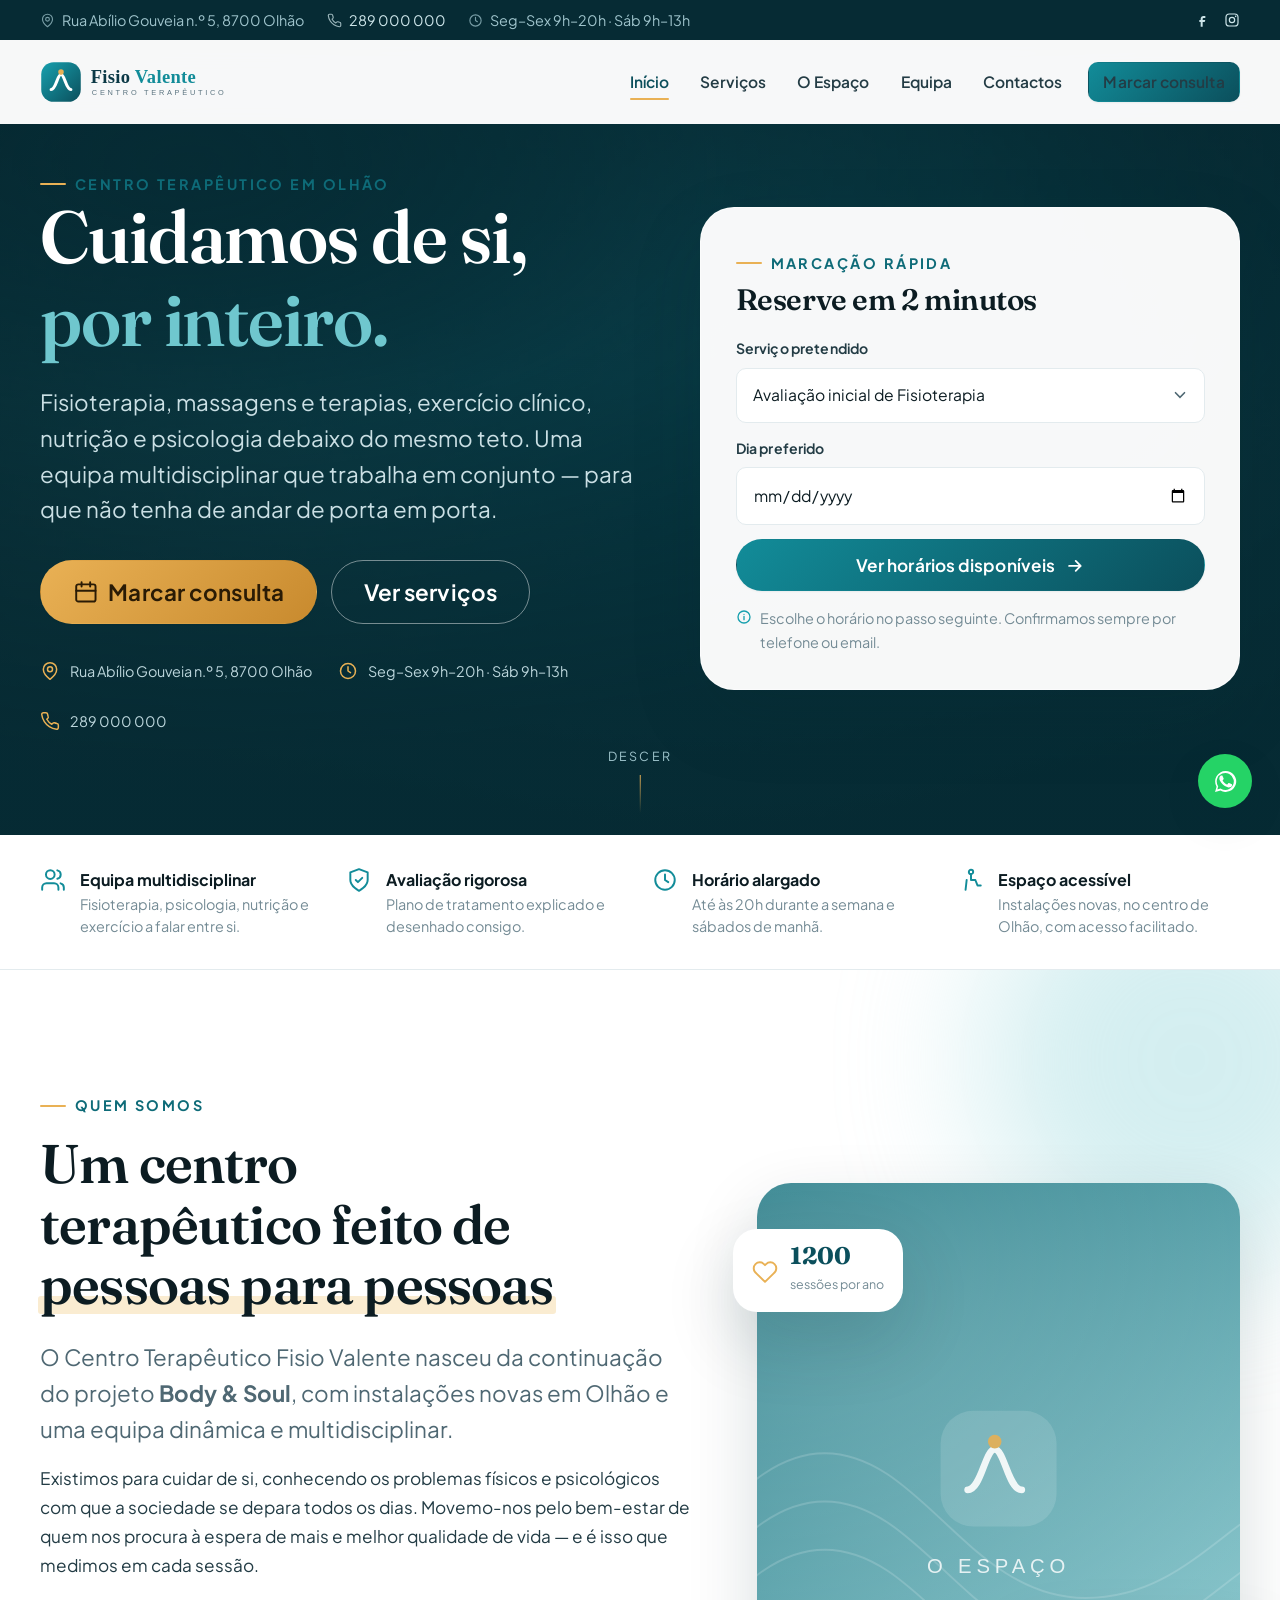
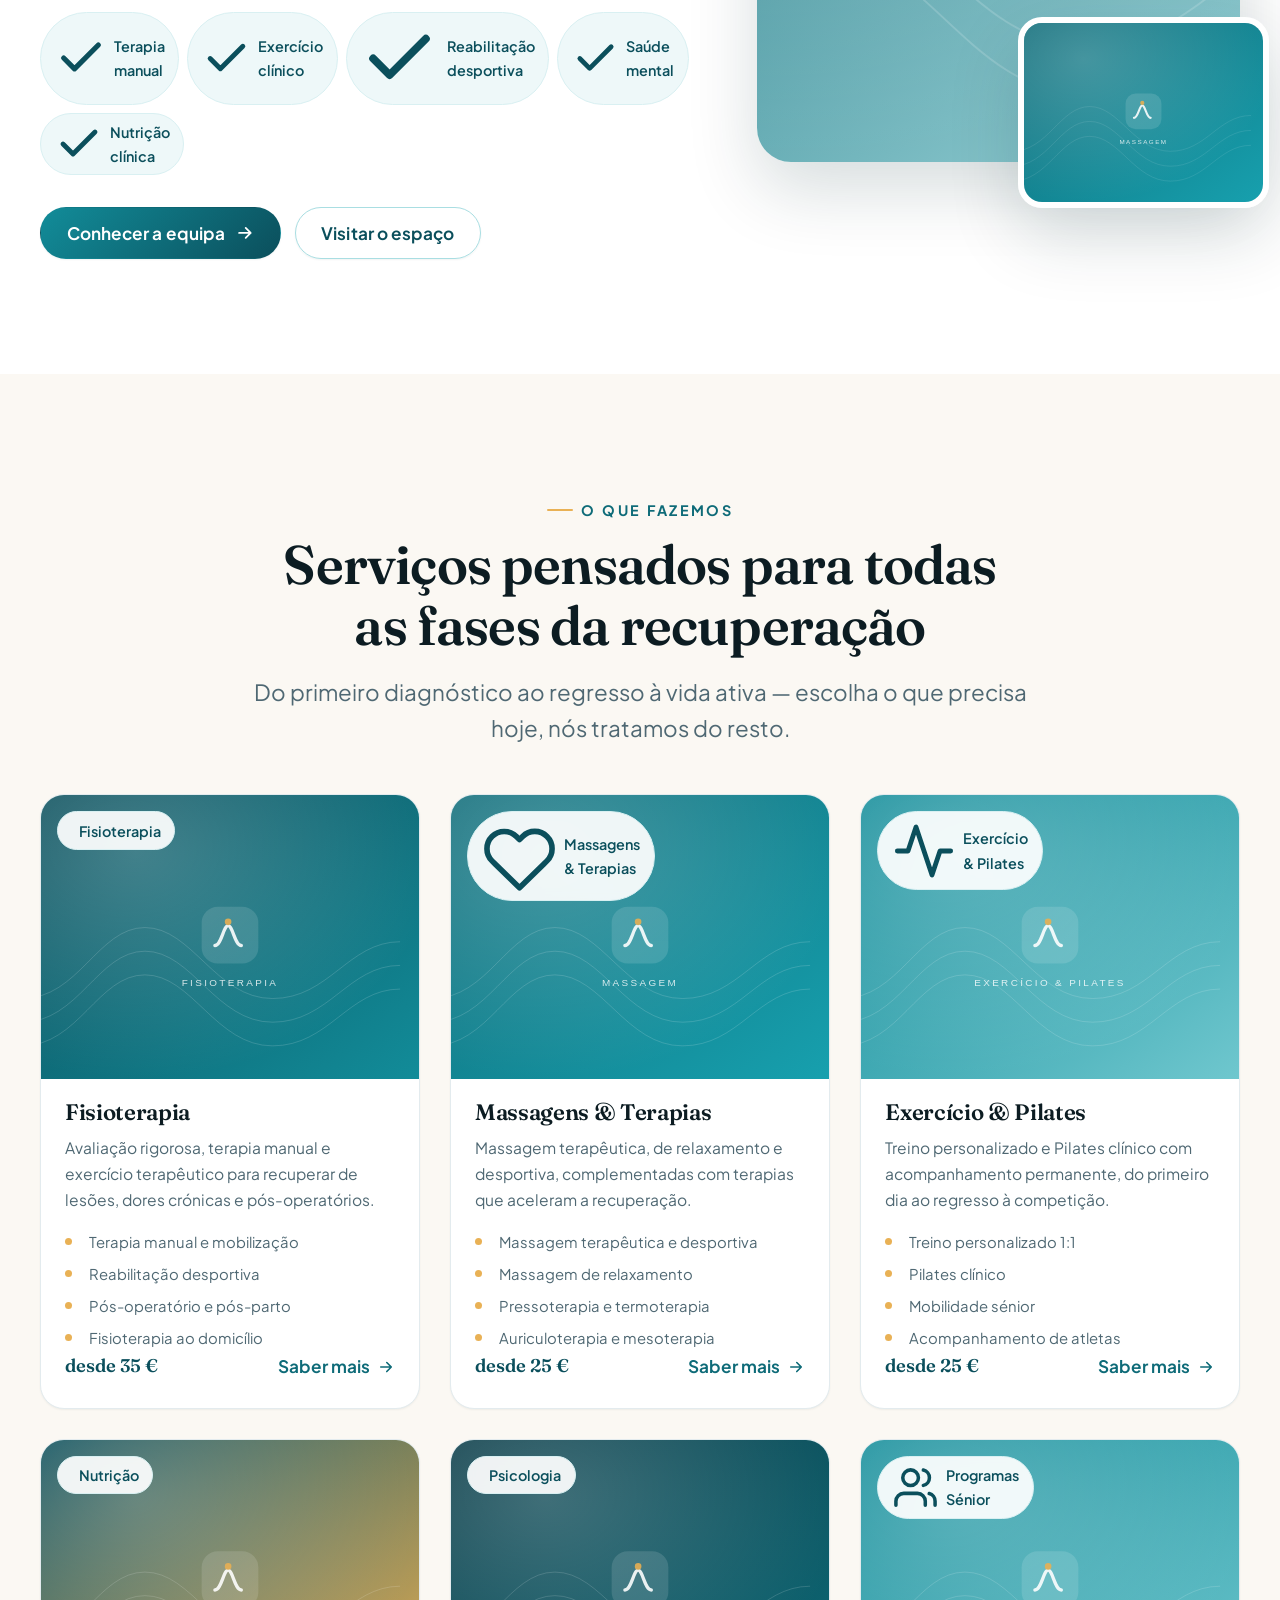
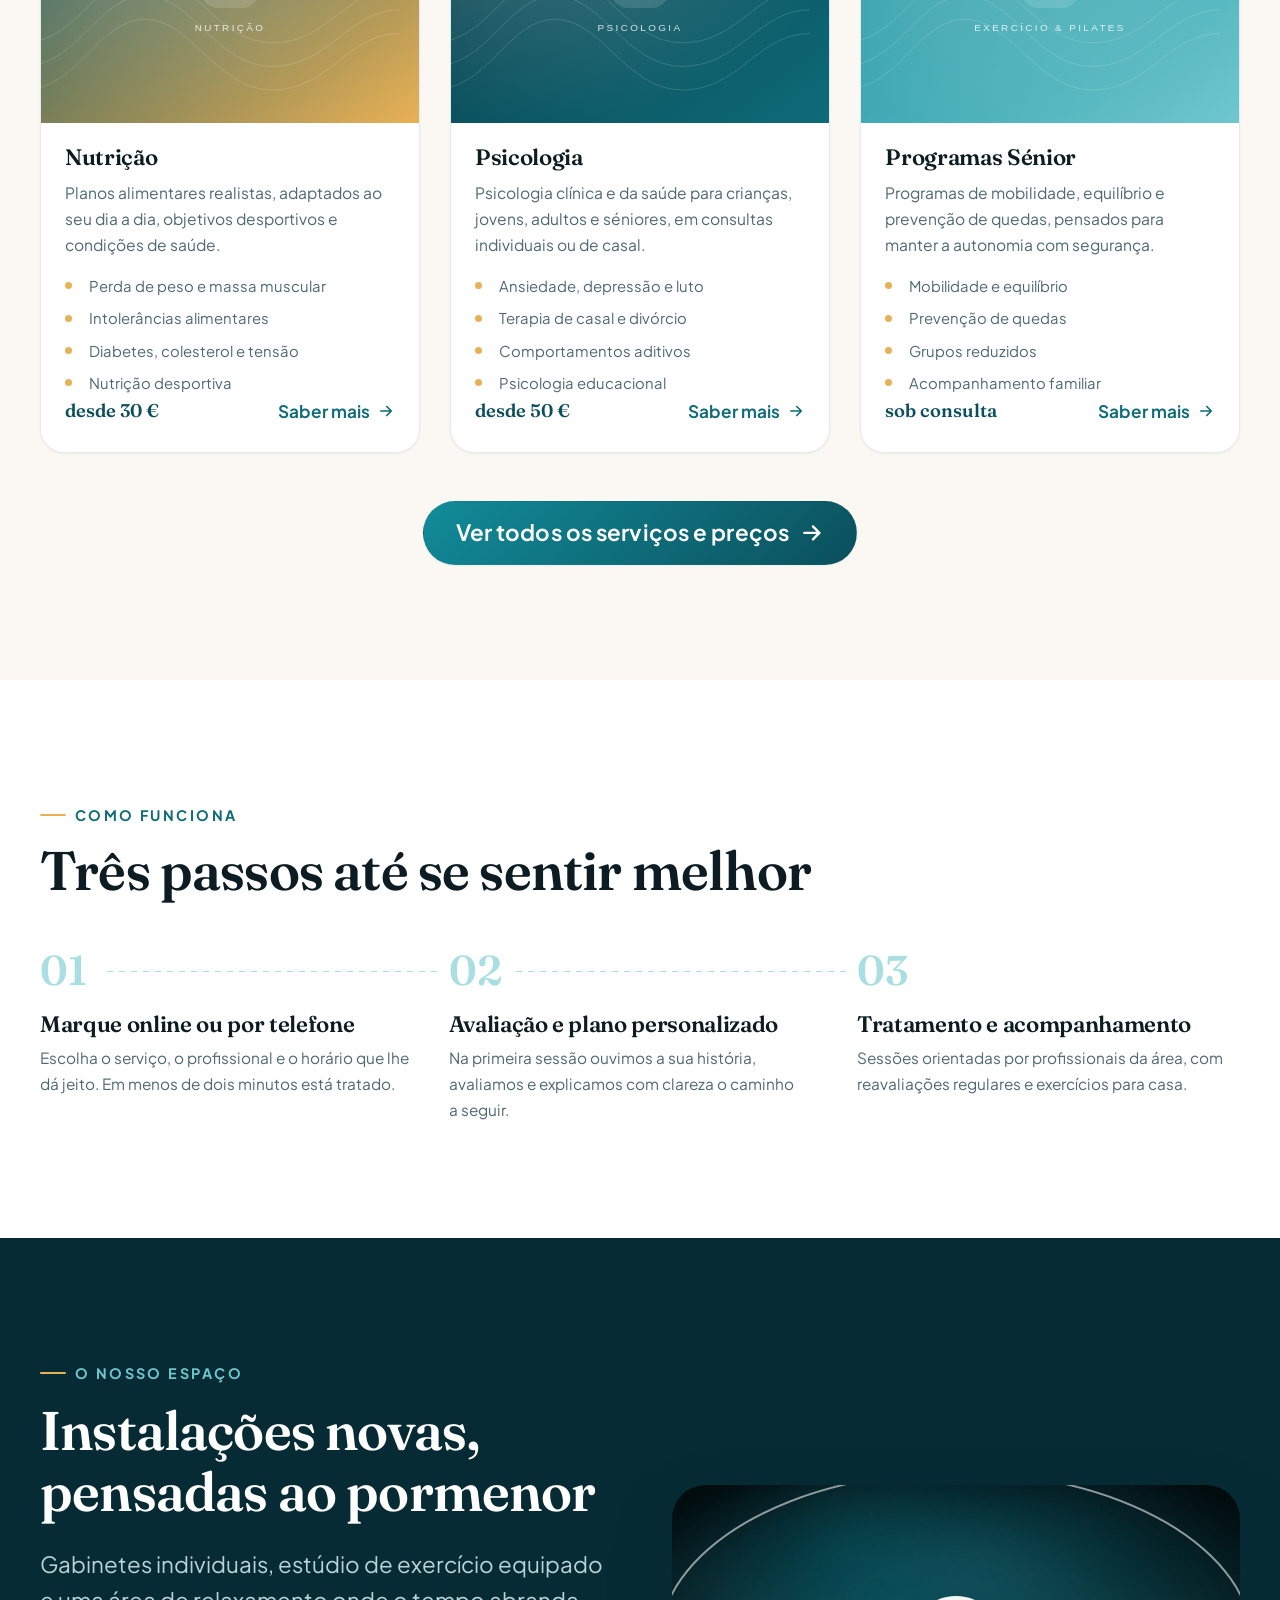
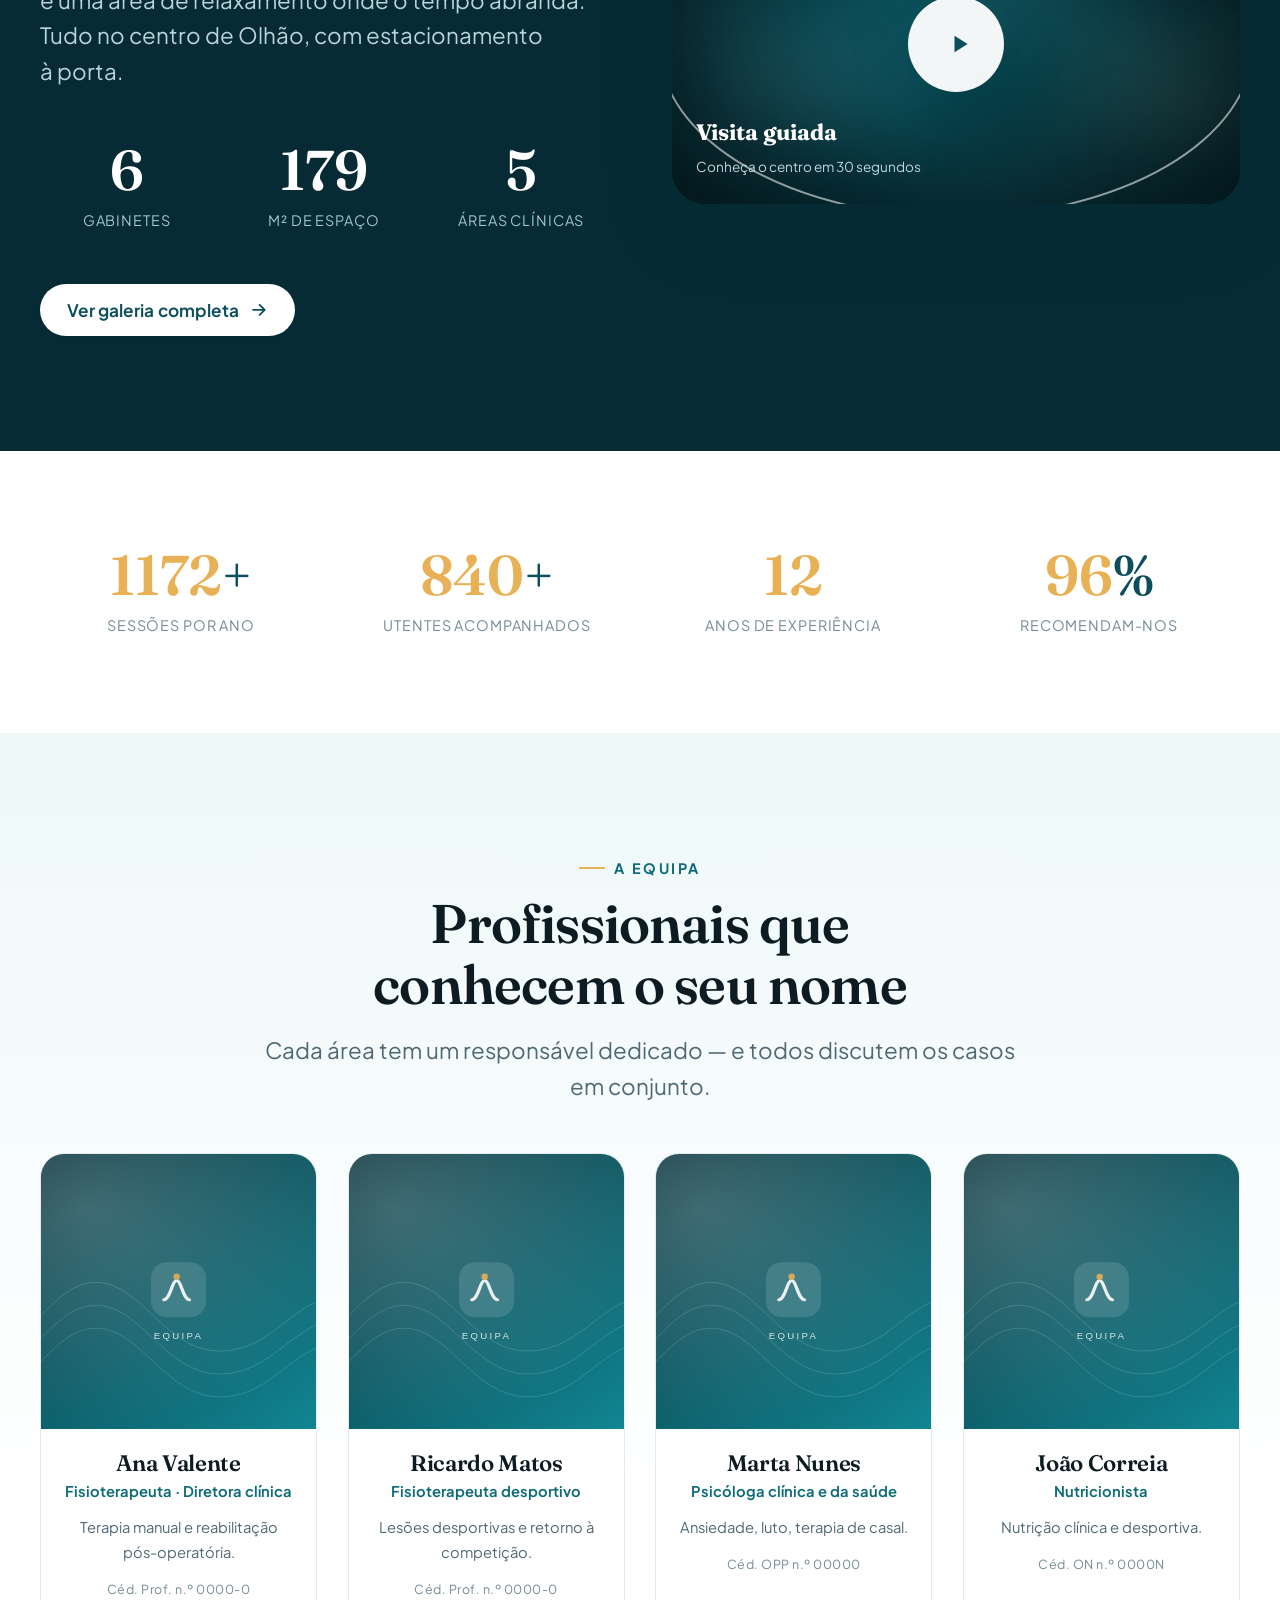
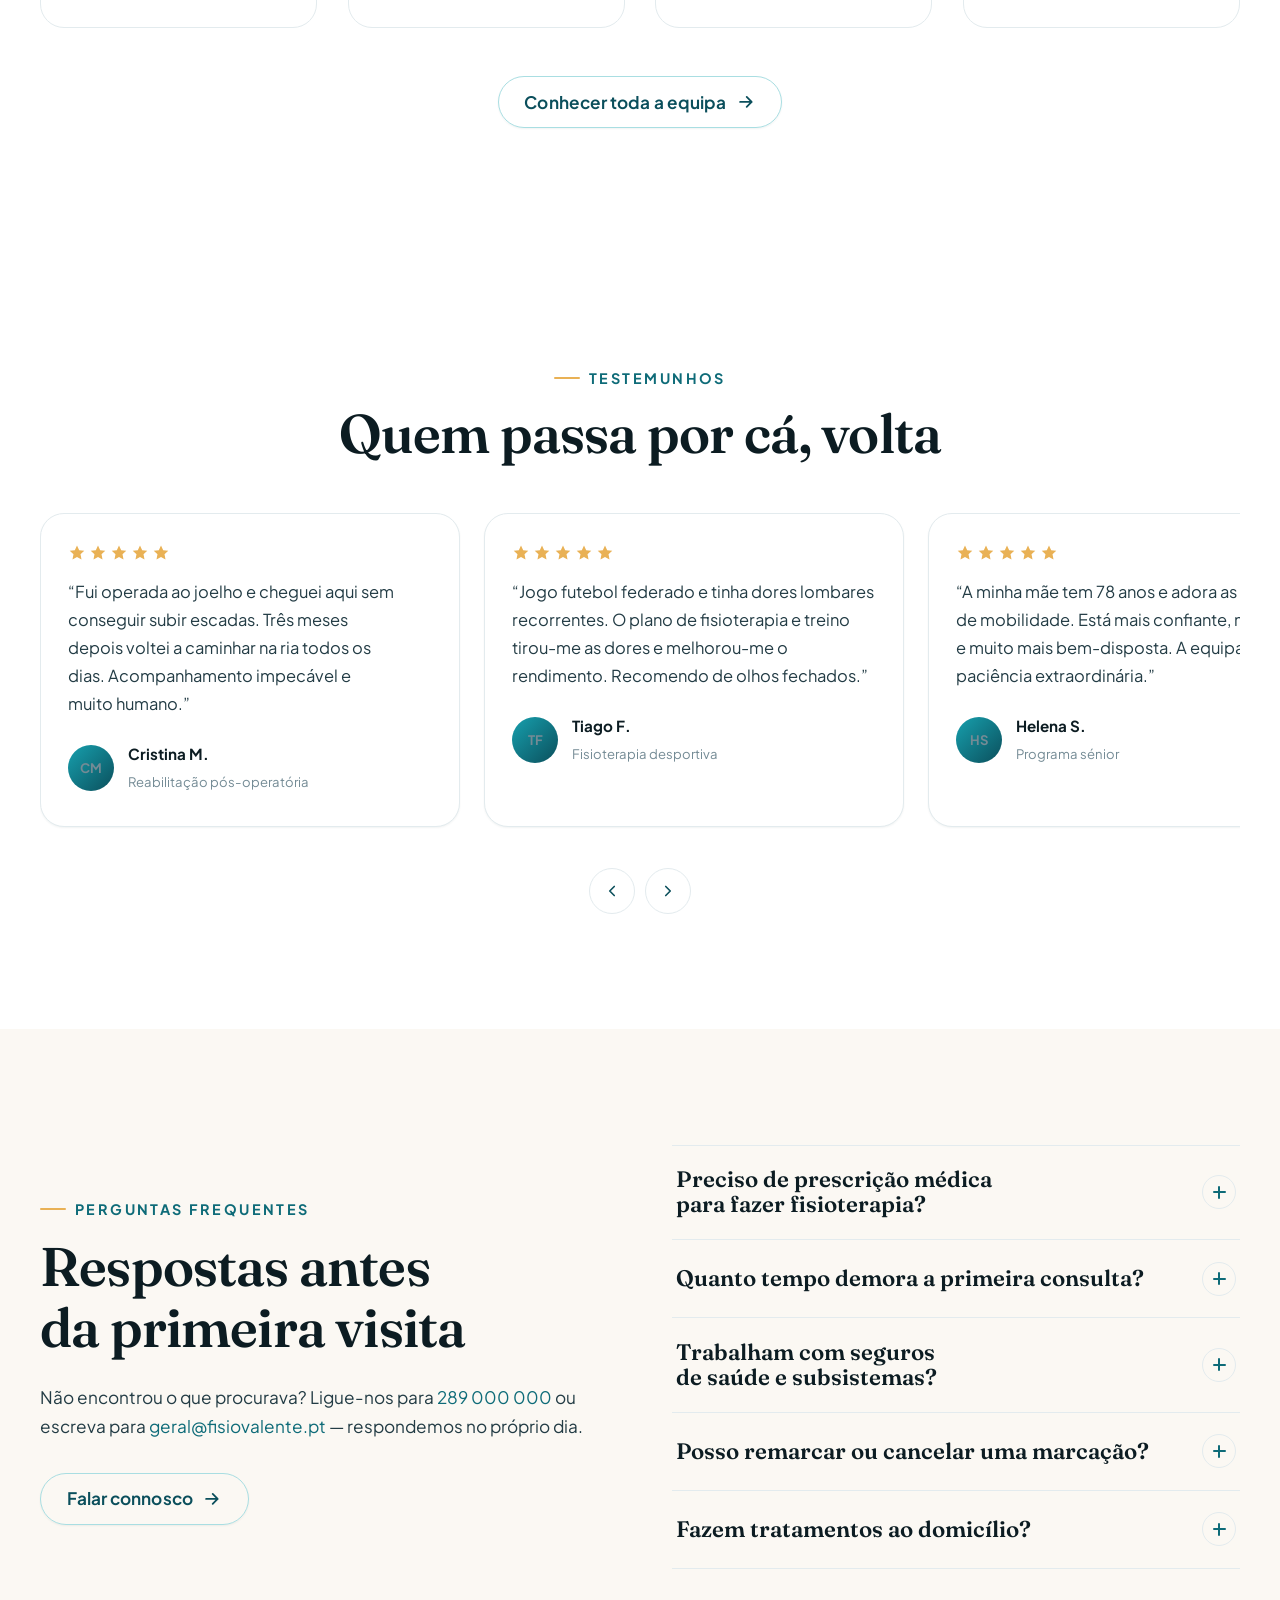
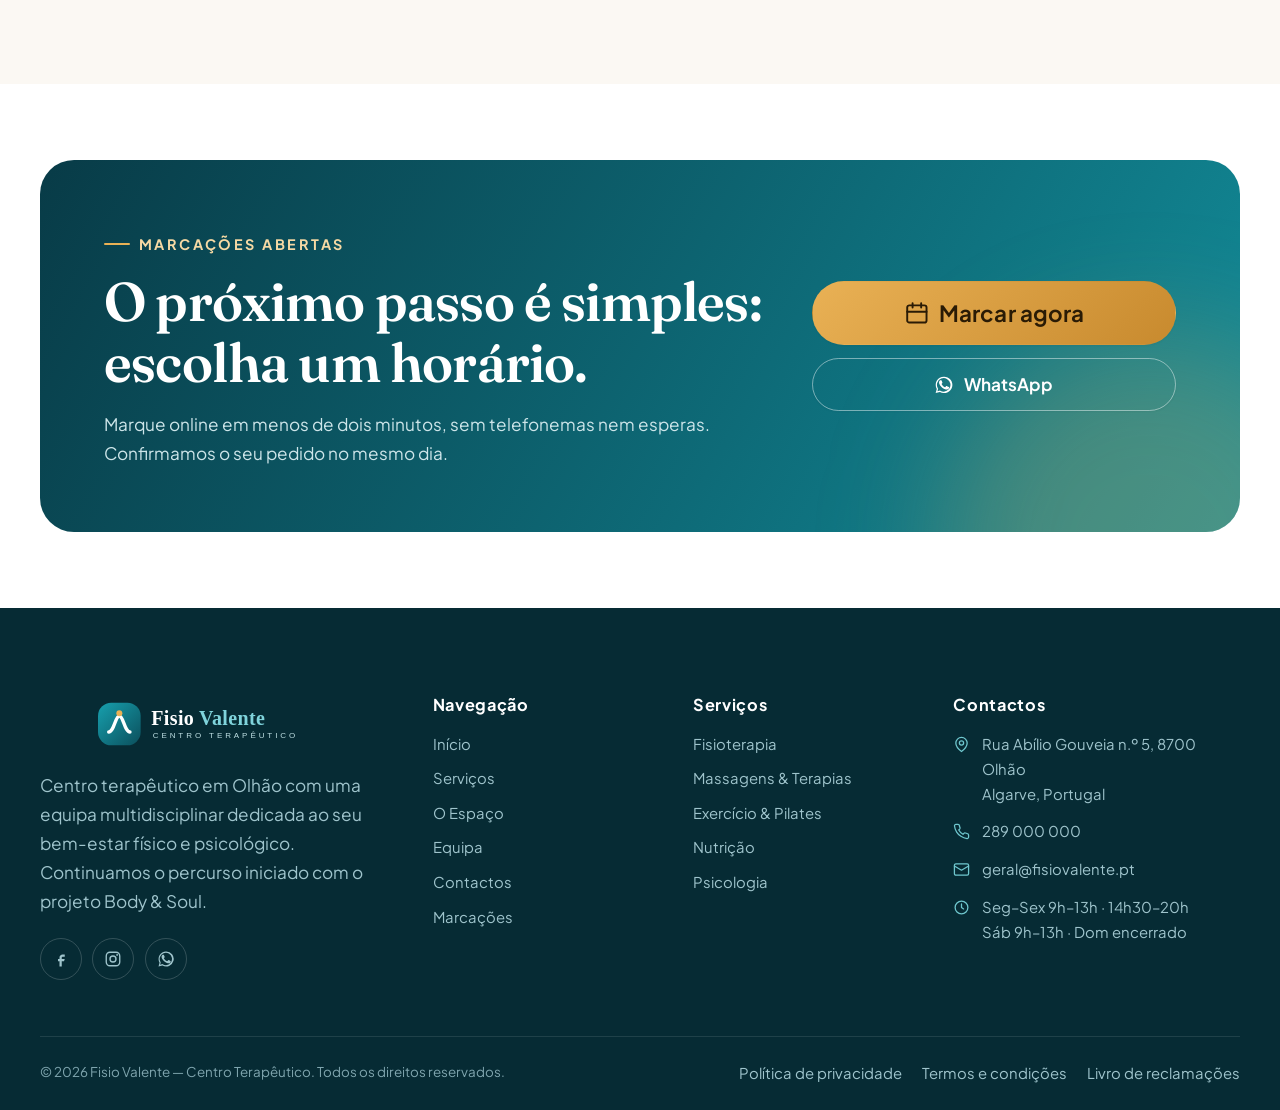
<file: index.html>
<!doctype html>
<html lang="pt-PT">
<head>
<meta charset="utf-8">
<meta name="viewport" content="width=device-width, initial-scale=1">
<title>Fisio Valente — Centro Terapêutico em Olhão | Fisioterapia, Massagens, Nutrição e Psicologia</title>
<meta name="description" content="Centro terapêutico em Olhão. Fisioterapia, massagens e terapias, exercício clínico, nutrição e psicologia — uma equipa multidisciplinar que cuida de si por inteiro. Marque online.">
<meta name="theme-color" content="#0B4F5C">
<link rel="icon" href="assets/img/favicon.svg" type="image/svg+xml">
<link rel="apple-touch-icon" href="assets/img/mark.svg">
<meta property="og:type" content="website">
<meta property="og:site_name" content="Fisio Valente">
<meta property="og:locale" content="pt_PT">
<meta property="og:title" content="Fisio Valente — Centro Terapêutico em Olhão | Fisioterapia, Massagens, Nutrição e Psicologia">
<meta property="og:description" content="Centro terapêutico em Olhão. Fisioterapia, massagens e terapias, exercício clínico, nutrição e psicologia — uma equipa multidisciplinar que cuida de si por inteiro. Marque online.">
<meta property="og:image" content="https://fisiovalente.pt/assets/media/og-image.jpg">
<meta property="og:url" content="https://fisiovalente.pt/index.html">
<meta name="twitter:card" content="summary_large_image">
<link rel="canonical" href="https://fisiovalente.pt/index.html">
<link rel="preconnect" href="https://fonts.googleapis.com">
<link rel="preconnect" href="https://fonts.gstatic.com" crossorigin>
<link href="https://fonts.googleapis.com/css2?family=Fraunces:opsz,wght@9..144,400;9..144,500;9..144,600;9..144,700&family=Plus+Jakarta+Sans:wght@400;500;600;700&display=swap" rel="stylesheet">
<link rel="stylesheet" href="assets/css/styles.css">
<noscript><style>[data-reveal]{opacity:1!important;transform:none!important}</style></noscript>
</head>
<body>
<a class="skip-link" href="#main">Saltar para o conteúdo principal</a>
<header class="site-header">
  <div class="site-header__top">
    <div class="container">
      <div class="topbar-info">
        <span><svg viewBox="0 0 24 24" fill="none" stroke="currentColor" stroke-width="1.8" stroke-linecap="round" stroke-linejoin="round"><path d="M20 10c0 6-8 12-8 12s-8-6-8-12a8 8 0 0 1 16 0Z"/><circle cx="12" cy="10" r="3"/></svg>Rua Abílio Gouveia n.º 5, 8700 Olhão</span>
        <a href="tel:+351289000000"><svg viewBox="0 0 24 24" fill="none" stroke="currentColor" stroke-width="1.8" stroke-linecap="round" stroke-linejoin="round"><path d="M22 16.9v3a2 2 0 0 1-2.2 2 19.8 19.8 0 0 1-8.6-3.1 19.5 19.5 0 0 1-6-6A19.8 19.8 0 0 1 2.1 4.2 2 2 0 0 1 4.1 2h3a2 2 0 0 1 2 1.7c.1 1 .4 1.9.7 2.8a2 2 0 0 1-.4 2.1L8.1 9.9a16 16 0 0 0 6 6l1.3-1.3a2 2 0 0 1 2.1-.5c.9.4 1.8.6 2.8.8a2 2 0 0 1 1.7 2Z"/></svg>289 000 000</a>
        <span><svg viewBox="0 0 24 24" fill="none" stroke="currentColor" stroke-width="1.8" stroke-linecap="round" stroke-linejoin="round"><circle cx="12" cy="12" r="9"/><path d="M12 7v5l3 2"/></svg>Seg–Sex 9h–20h · Sáb 9h–13h</span>
      </div>
      <div class="topbar-social">
        <a href="https://www.facebook.com/" aria-label="Facebook da Fisio Valente" rel="noopener"><svg viewBox="0 0 24 24" fill="currentColor"><path d="M14 9h3V6h-3c-2.2 0-4 1.8-4 4v2H8v3h2v7h3v-7h3l1-3h-4v-2c0-.6.4-1 1-1Z"/></svg></a>
        <a href="https://www.instagram.com/" aria-label="Instagram da Fisio Valente" rel="noopener"><svg viewBox="0 0 24 24" fill="none" stroke="currentColor" stroke-width="1.8"><rect x="3" y="3" width="18" height="18" rx="5"/><circle cx="12" cy="12" r="4"/><circle cx="17.5" cy="6.5" r="1.2" fill="currentColor" stroke="none"/></svg></a>
      </div>
    </div>
  </div>
  <div class="navbar">
    <div class="container">
      <a class="brand" href="index.html" aria-label="Fisio Valente — página inicial">
        <img src="assets/img/logo.svg" alt="Fisio Valente — Centro Terapêutico" width="340" height="84">
      </a>
      <nav class="nav" id="primary-nav" aria-label="Navegação principal">
      <a href="index.html" aria-current="page">Início</a>
      <a href="servicos.html">Serviços</a>
      <a href="espaco.html">O Espaço</a>
      <a href="equipa.html">Equipa</a>
      <a href="contactos.html">Contactos</a>
        <span class="nav-cta"><a class="btn btn--primary btn--sm" href="reservas.html">Marcar consulta</a></span>
      </nav>
      <button class="nav-toggle" type="button" aria-expanded="false" aria-controls="primary-nav" aria-label="Abrir menu">
        <span></span>
      </button>
    </div>
  </div>
</header>
<main id="main">

  <!-- ============ HERÓI ============ -->
  <section class="hero">
    <div class="hero__media">
      <video data-hero-video autoplay muted loop playsinline preload="metadata"
             poster="assets/media/ambient-hero-poster.jpg" aria-hidden="true">
        <source src="assets/media/ambient-hero.mp4" type="video/mp4">
      </video>
    </div>
    <div class="container hero__inner">
      <div>
        <span class="eyebrow" data-reveal>Centro terapêutico em Olhão</span>
        <h1 data-reveal data-delay="1">Cuidamos de si,<br><em>por inteiro.</em></h1>
        <p class="lead mt-6" data-reveal data-delay="2">
          Fisioterapia, massagens e terapias, exercício clínico, nutrição e psicologia debaixo do mesmo teto.
          Uma equipa multidisciplinar que trabalha em conjunto — para que não tenha de andar de porta em porta.
        </p>
        <div class="btn-row mt-8" data-reveal data-delay="3">
          <a class="btn btn--accent btn--lg" href="reservas.html"><svg viewBox="0 0 24 24" fill="none" stroke="currentColor" stroke-width="1.8" stroke-linecap="round" stroke-linejoin="round"><rect x="3" y="5" width="18" height="16" rx="2"/><path d="M16 3v4M8 3v4M3 11h18"/></svg> Marcar consulta</a>
          <a class="btn btn--outline-light btn--lg" href="servicos.html">Ver serviços</a>
        </div>
        <div class="hero__meta" data-reveal data-delay="4">
          <div><svg viewBox="0 0 24 24" fill="none" stroke="currentColor" stroke-width="1.8" stroke-linecap="round" stroke-linejoin="round"><path d="M20 10c0 6-8 12-8 12s-8-6-8-12a8 8 0 0 1 16 0Z"/><circle cx="12" cy="10" r="3"/></svg><span>Rua Abílio Gouveia n.º 5, 8700 Olhão</span></div>
          <div><svg viewBox="0 0 24 24" fill="none" stroke="currentColor" stroke-width="1.8" stroke-linecap="round" stroke-linejoin="round"><circle cx="12" cy="12" r="9"/><path d="M12 7v5l3 2"/></svg><span>Seg–Sex 9h–20h · Sáb 9h–13h</span></div>
          <div><svg viewBox="0 0 24 24" fill="none" stroke="currentColor" stroke-width="1.8" stroke-linecap="round" stroke-linejoin="round"><path d="M22 16.9v3a2 2 0 0 1-2.2 2 19.8 19.8 0 0 1-8.6-3.1 19.5 19.5 0 0 1-6-6A19.8 19.8 0 0 1 2.1 4.2 2 2 0 0 1 4.1 2h3a2 2 0 0 1 2 1.7c.1 1 .4 1.9.7 2.8a2 2 0 0 1-.4 2.1L8.1 9.9a16 16 0 0 0 6 6l1.3-1.3a2 2 0 0 1 2.1-.5c.9.4 1.8.6 2.8.8a2 2 0 0 1 1.7 2Z"/></svg><a href="tel:+351289000000" style="color:inherit">289 000 000</a></div>
        </div>
      </div>

      <!-- Marcação rápida -->
      <div class="quick-book" data-reveal data-delay="2">
        <span class="eyebrow">Marcação rápida</span>
        <h2 class="mt-2">Reserve em 2 minutos</h2>
        <form class="quick-book__grid" id="quick-book" action="reservas.html" method="get">
          <div class="field">
            <label for="qb-servico">Serviço pretendido</label>
            <select class="select" id="qb-servico" name="servico">
              <option value="fisio-primeira">Avaliação inicial de Fisioterapia</option>
              <option value="fisio-sessao">Sessão de Fisioterapia</option>
              <option value="massagem-terapeutica">Massagem terapêutica</option>
              <option value="massagem-relax">Massagem de relaxamento</option>
              <option value="pilates">Pilates clínico</option>
              <option value="treino-pt">Treino personalizado</option>
              <option value="nutricao-primeira">Consulta de nutrição</option>
              <option value="psico-individual">Consulta de psicologia</option>
            </select>
          </div>
          <div class="field">
            <label for="qb-data">Dia preferido</label>
            <input class="input" type="date" id="qb-data" name="data">
          </div>
          <button class="btn btn--primary btn--block" type="submit">Ver horários disponíveis <svg viewBox="0 0 24 24" fill="none" stroke="currentColor" stroke-width="2.2" stroke-linecap="round" stroke-linejoin="round"><path d="M5 12h14M13 6l6 6-6 6"/></svg></button>
          <p class="hint"><svg viewBox="0 0 24 24" fill="none" stroke="currentColor" stroke-width="2" stroke-linecap="round" stroke-linejoin="round"><circle cx="12" cy="12" r="9"/><path d="M12 16v-5M12 8h.01"/></svg><span>Escolhe o horário no passo seguinte. Confirmamos sempre por telefone ou email.</span></p>
        </form>
      </div>
    </div>
    <div class="hero__scroll" aria-hidden="true">Descer<span></span></div>
  </section>

  <!-- ============ BARRA DE CONFIANÇA ============ -->
  <section class="trustbar">
    <div class="container">
      <div class="trust-item" data-reveal><svg viewBox="0 0 24 24" fill="none" stroke="currentColor" stroke-width="1.8" stroke-linecap="round" stroke-linejoin="round"><path d="M17 21v-2a4 4 0 0 0-4-4H6a4 4 0 0 0-4 4v2"/><circle cx="9.5" cy="7" r="4"/><path d="M22 21v-2a4 4 0 0 0-3-3.9M16 3.1a4 4 0 0 1 0 7.8"/></svg><div><strong>Equipa multidisciplinar</strong><p>Fisioterapia, psicologia, nutrição e exercício a falar entre si.</p></div></div>
      <div class="trust-item" data-reveal data-delay="1"><svg viewBox="0 0 24 24" fill="none" stroke="currentColor" stroke-width="1.8" stroke-linecap="round" stroke-linejoin="round"><path d="M12 22s8-4 8-10V5l-8-3-8 3v7c0 6 8 10 8 10Z"/><path d="m9 12 2 2 4-4"/></svg><div><strong>Avaliação rigorosa</strong><p>Plano de tratamento explicado e desenhado consigo.</p></div></div>
      <div class="trust-item" data-reveal data-delay="2"><svg viewBox="0 0 24 24" fill="none" stroke="currentColor" stroke-width="1.8" stroke-linecap="round" stroke-linejoin="round"><circle cx="12" cy="12" r="9"/><path d="M12 7v5l3 2"/></svg><div><strong>Horário alargado</strong><p>Até às 20h durante a semana e sábados de manhã.</p></div></div>
      <div class="trust-item" data-reveal data-delay="3"><svg viewBox="0 0 24 24" fill="none" stroke="currentColor" stroke-width="1.8" stroke-linecap="round" stroke-linejoin="round"><circle cx="12" cy="4.5" r="2"/><path d="M12 7v5h4M8 12l-1 9M16 12l2 5h3"/></svg><div><strong>Espaço acessível</strong><p>Instalações novas, no centro de Olhão, com acesso facilitado.</p></div></div>
    </div>
  </section>

  <!-- ============ SOBRE ============ -->
  <section class="section section--clip" id="sobre">
    <div class="blob-bg blob-bg--a" aria-hidden="true"></div>
    <div class="container split split--wide-left">
      <div data-reveal>
        <span class="eyebrow">Quem somos</span>
        <h2 class="mt-4">Um centro terapêutico feito de <span class="highlight">pessoas para pessoas</span></h2>
        <p class="lead mt-6">
          O Centro Terapêutico Fisio Valente nasceu da continuação do projeto <strong>Body &amp; Soul</strong>,
          com instalações novas em Olhão e uma equipa dinâmica e multidisciplinar.
        </p>
        <p class="mt-4">
          Existimos para cuidar de si, conhecendo os problemas físicos e psicológicos com que a sociedade se
          depara todos os dias. Movemo-nos pelo bem-estar de quem nos procura à espera de mais e melhor
          qualidade de vida — e é isso que medimos em cada sessão.
        </p>
        <div class="chip-list mt-8">
          <span class="chip"><svg viewBox="0 0 24 24" fill="none" stroke="currentColor" stroke-width="2.4" stroke-linecap="round" stroke-linejoin="round"><path d="M20 6L9 17l-5-5"/></svg> Terapia manual</span>
          <span class="chip"><svg viewBox="0 0 24 24" fill="none" stroke="currentColor" stroke-width="2.4" stroke-linecap="round" stroke-linejoin="round"><path d="M20 6L9 17l-5-5"/></svg> Exercício clínico</span>
          <span class="chip"><svg viewBox="0 0 24 24" fill="none" stroke="currentColor" stroke-width="2.4" stroke-linecap="round" stroke-linejoin="round"><path d="M20 6L9 17l-5-5"/></svg> Reabilitação desportiva</span>
          <span class="chip"><svg viewBox="0 0 24 24" fill="none" stroke="currentColor" stroke-width="2.4" stroke-linecap="round" stroke-linejoin="round"><path d="M20 6L9 17l-5-5"/></svg> Saúde mental</span>
          <span class="chip"><svg viewBox="0 0 24 24" fill="none" stroke="currentColor" stroke-width="2.4" stroke-linecap="round" stroke-linejoin="round"><path d="M20 6L9 17l-5-5"/></svg> Nutrição clínica</span>
        </div>
        <div class="btn-row mt-8">
          <a class="btn btn--primary" href="equipa.html">Conhecer a equipa <svg viewBox="0 0 24 24" fill="none" stroke="currentColor" stroke-width="2.2" stroke-linecap="round" stroke-linejoin="round"><path d="M5 12h14M13 6l6 6-6 6"/></svg></a>
          <a class="btn btn--ghost" href="espaco.html">Visitar o espaço</a>
        </div>
      </div>
      <div class="media-stack" data-reveal data-delay="2">
        <div class="media-stack__main"><img src="https://images.unsplash.com/photo-1600334129128-685c5582fd35?auto=format&fit=crop&w=900&q=80" data-fallback="assets/img/ph-espaco.svg" alt="Sala de tratamento da Fisio Valente em Olhão" loading="lazy" decoding="async"></div>
        <div class="media-stack__inset"><img src="https://images.unsplash.com/photo-1540555700478-4be289fbecef?auto=format&fit=crop&w=700&q=80" data-fallback="assets/img/ph-massagem.svg" alt="Pormenor de uma sessão de terapia manual" loading="lazy" decoding="async"></div>
        <div class="media-stack__badge">
          <svg viewBox="0 0 24 24" fill="none" stroke="currentColor" stroke-width="1.8" stroke-linecap="round" stroke-linejoin="round"><path d="M20.8 5.6a5.5 5.5 0 0 0-7.8 0L12 6.6l-1-1a5.5 5.5 0 0 0-7.8 7.8l1 1L12 22l7.8-7.6 1-1a5.5 5.5 0 0 0 0-7.8Z"/></svg>
          <div><strong data-count="1200">0</strong><span>sessões por ano</span></div>
        </div>
      </div>
    </div>
  </section>

  <!-- ============ SERVIÇOS ============ -->
  <section class="section section--sand" id="servicos">
    <div class="container">
      <div class="section-head section-head--center" data-reveal>
        <span class="eyebrow">O que fazemos</span>
        <h2>Serviços pensados para todas as fases da recuperação</h2>
        <p class="lead">Do primeiro diagnóstico ao regresso à vida ativa — escolha o que precisa hoje, nós tratamos do resto.</p>
      </div>
      <div class="grid grid-3 mt-12">
      <article class="card service-card" data-reveal data-delay="0">
        <div class="service-card__media">
          <img src="https://images.unsplash.com/photo-1571019614242-c5c5dee9f50b?auto=format&fit=crop&w=800&q=80" data-fallback="assets/img/ph-fisioterapia.svg" alt="Fisioterapeuta a acompanhar um exercício de reabilitação" loading="lazy" decoding="async">
          <span class="chip"><svg viewBox="0 0 24 24" fill="none" stroke="currentColor" stroke-width="1.8" stroke-linecap="round" stroke-linejoin="round"><path d="M18 11V6a2 2 0 0 0-4 0v5M14 10V4a2 2 0 0 0-4 0v7M10 10.5V6a2 2 0 0 0-4 0v9"/><path d="M18 8a2 2 0 0 1 4 0v6a8 8 0 0 1-8 8h-2a8 8 0 0 1-8-8v-1a2 2 0 0 1 4 0"/></svg>Fisioterapia</span>
        </div>
        <div class="service-card__body">
          <h3>Fisioterapia</h3>
          <p>Avaliação rigorosa, terapia manual e exercício terapêutico para recuperar de lesões, dores crónicas e pós-operatórios.</p>
          <ul class="card__list"><li>Terapia manual e mobilização</li><li>Reabilitação desportiva</li><li>Pós-operatório e pós-parto</li><li>Fisioterapia ao domicílio</li></ul>
          <div class="card__foot">
            <span class="card__price">desde 35 €</span>
            <a class="link-arrow" href="servicos.html#fisioterapia">Saber mais <svg viewBox="0 0 24 24" fill="none" stroke="currentColor" stroke-width="2.2" stroke-linecap="round" stroke-linejoin="round"><path d="M5 12h14M13 6l6 6-6 6"/></svg></a>
          </div>
        </div>
      </article>
      <article class="card service-card" data-reveal data-delay="1">
        <div class="service-card__media">
          <img src="https://images.unsplash.com/photo-1544161515-4ab6ce6db874?auto=format&fit=crop&w=800&q=80" data-fallback="assets/img/ph-massagem.svg" alt="Massagem terapêutica de costas" loading="lazy" decoding="async">
          <span class="chip"><svg viewBox="0 0 24 24" fill="none" stroke="currentColor" stroke-width="1.8" stroke-linecap="round" stroke-linejoin="round"><path d="M20.8 5.6a5.5 5.5 0 0 0-7.8 0L12 6.6l-1-1a5.5 5.5 0 0 0-7.8 7.8l1 1L12 22l7.8-7.6 1-1a5.5 5.5 0 0 0 0-7.8Z"/></svg>Massagens &amp; Terapias</span>
        </div>
        <div class="service-card__body">
          <h3>Massagens &amp; Terapias</h3>
          <p>Massagem terapêutica, de relaxamento e desportiva, complementadas com terapias que aceleram a recuperação.</p>
          <ul class="card__list"><li>Massagem terapêutica e desportiva</li><li>Massagem de relaxamento</li><li>Pressoterapia e termoterapia</li><li>Auriculoterapia e mesoterapia</li></ul>
          <div class="card__foot">
            <span class="card__price">desde 25 €</span>
            <a class="link-arrow" href="servicos.html#massagem">Saber mais <svg viewBox="0 0 24 24" fill="none" stroke="currentColor" stroke-width="2.2" stroke-linecap="round" stroke-linejoin="round"><path d="M5 12h14M13 6l6 6-6 6"/></svg></a>
          </div>
        </div>
      </article>
      <article class="card service-card" data-reveal data-delay="2">
        <div class="service-card__media">
          <img src="https://images.unsplash.com/photo-1518611012118-696072aa579a?auto=format&fit=crop&w=800&q=80" data-fallback="assets/img/ph-pilates.svg" alt="Treino personalizado no estúdio" loading="lazy" decoding="async">
          <span class="chip"><svg viewBox="0 0 24 24" fill="none" stroke="currentColor" stroke-width="1.8" stroke-linecap="round" stroke-linejoin="round"><path d="M22 12h-4l-3 9L9 3l-3 9H2"/></svg>Exercício &amp; Pilates</span>
        </div>
        <div class="service-card__body">
          <h3>Exercício &amp; Pilates</h3>
          <p>Treino personalizado e Pilates clínico com acompanhamento permanente, do primeiro dia ao regresso à competição.</p>
          <ul class="card__list"><li>Treino personalizado 1:1</li><li>Pilates clínico</li><li>Mobilidade sénior</li><li>Acompanhamento de atletas</li></ul>
          <div class="card__foot">
            <span class="card__price">desde 25 €</span>
            <a class="link-arrow" href="servicos.html#exercicio">Saber mais <svg viewBox="0 0 24 24" fill="none" stroke="currentColor" stroke-width="2.2" stroke-linecap="round" stroke-linejoin="round"><path d="M5 12h14M13 6l6 6-6 6"/></svg></a>
          </div>
        </div>
      </article>
      <article class="card service-card" data-reveal data-delay="0">
        <div class="service-card__media">
          <img src="https://images.unsplash.com/photo-1490645935967-10de6ba17061?auto=format&fit=crop&w=800&q=80" data-fallback="assets/img/ph-nutricao.svg" alt="Refeição equilibrada preparada em consulta de nutrição" loading="lazy" decoding="async">
          <span class="chip"><svg viewBox="0 0 24 24" fill="none" stroke="currentColor" stroke-width="1.8" stroke-linecap="round" stroke-linejoin="round"><path d="M12 8c-2-3-6-3-7.6-.4C2.4 11 4.7 18 8 20c1.4.8 2.6 0 4 0s2.6.8 4 0c3.3-2 5.6-9 3.6-12.4C18 5 14 5 12 8Z"/><path d="M12 8c0-2 .6-3.6 2.4-4.6"/></svg>Nutrição</span>
        </div>
        <div class="service-card__body">
          <h3>Nutrição</h3>
          <p>Planos alimentares realistas, adaptados ao seu dia a dia, objetivos desportivos e condições de saúde.</p>
          <ul class="card__list"><li>Perda de peso e massa muscular</li><li>Intolerâncias alimentares</li><li>Diabetes, colesterol e tensão</li><li>Nutrição desportiva</li></ul>
          <div class="card__foot">
            <span class="card__price">desde 30 €</span>
            <a class="link-arrow" href="servicos.html#nutricao">Saber mais <svg viewBox="0 0 24 24" fill="none" stroke="currentColor" stroke-width="2.2" stroke-linecap="round" stroke-linejoin="round"><path d="M5 12h14M13 6l6 6-6 6"/></svg></a>
          </div>
        </div>
      </article>
      <article class="card service-card" data-reveal data-delay="1">
        <div class="service-card__media">
          <img src="https://images.unsplash.com/photo-1573497019940-1c28c88b4f3e?auto=format&fit=crop&w=800&q=80" data-fallback="assets/img/ph-psicologia.svg" alt="Consulta de psicologia clínica" loading="lazy" decoding="async">
          <span class="chip"><svg viewBox="0 0 24 24" fill="none" stroke="currentColor" stroke-width="1.8" stroke-linecap="round" stroke-linejoin="round"><path d="M9.5 3a3 3 0 0 0-3 3 3 3 0 0 0-2 5.2A3 3 0 0 0 6 16.5 3 3 0 0 0 9.5 21c1.4 0 2.5-1 2.5-2.3V5.3C12 4 10.9 3 9.5 3Z"/><path d="M14.5 3a3 3 0 0 1 3 3 3 3 0 0 1 2 5.2 3 3 0 0 1-1.5 5.3A3 3 0 0 1 14.5 21c-1.4 0-2.5-1-2.5-2.3V5.3C12 4 13.1 3 14.5 3Z"/></svg>Psicologia</span>
        </div>
        <div class="service-card__body">
          <h3>Psicologia</h3>
          <p>Psicologia clínica e da saúde para crianças, jovens, adultos e séniores, em consultas individuais ou de casal.</p>
          <ul class="card__list"><li>Ansiedade, depressão e luto</li><li>Terapia de casal e divórcio</li><li>Comportamentos aditivos</li><li>Psicologia educacional</li></ul>
          <div class="card__foot">
            <span class="card__price">desde 50 €</span>
            <a class="link-arrow" href="servicos.html#psicologia">Saber mais <svg viewBox="0 0 24 24" fill="none" stroke="currentColor" stroke-width="2.2" stroke-linecap="round" stroke-linejoin="round"><path d="M5 12h14M13 6l6 6-6 6"/></svg></a>
          </div>
        </div>
      </article>
      <article class="card service-card" data-reveal data-delay="2">
        <div class="service-card__media">
          <img src="https://images.unsplash.com/photo-1599058917212-d750089bc07e?auto=format&fit=crop&w=800&q=80" data-fallback="assets/img/ph-pilates.svg" alt="Aula de mobilidade para séniores" loading="lazy" decoding="async">
          <span class="chip"><svg viewBox="0 0 24 24" fill="none" stroke="currentColor" stroke-width="1.8" stroke-linecap="round" stroke-linejoin="round"><path d="M17 21v-2a4 4 0 0 0-4-4H6a4 4 0 0 0-4 4v2"/><circle cx="9.5" cy="7" r="4"/><path d="M22 21v-2a4 4 0 0 0-3-3.9M16 3.1a4 4 0 0 1 0 7.8"/></svg>Programas Sénior</span>
        </div>
        <div class="service-card__body">
          <h3>Programas Sénior</h3>
          <p>Programas de mobilidade, equilíbrio e prevenção de quedas, pensados para manter a autonomia com segurança.</p>
          <ul class="card__list"><li>Mobilidade e equilíbrio</li><li>Prevenção de quedas</li><li>Grupos reduzidos</li><li>Acompanhamento familiar</li></ul>
          <div class="card__foot">
            <span class="card__price">sob consulta</span>
            <a class="link-arrow" href="servicos.html#exercicio">Saber mais <svg viewBox="0 0 24 24" fill="none" stroke="currentColor" stroke-width="2.2" stroke-linecap="round" stroke-linejoin="round"><path d="M5 12h14M13 6l6 6-6 6"/></svg></a>
          </div>
        </div>
      </article>
      </div>
      <div class="btn-row btn-row--center mt-12" data-reveal>
        <a class="btn btn--primary btn--lg" href="servicos.html">Ver todos os serviços e preços <svg viewBox="0 0 24 24" fill="none" stroke="currentColor" stroke-width="2.2" stroke-linecap="round" stroke-linejoin="round"><path d="M5 12h14M13 6l6 6-6 6"/></svg></a>
      </div>
    </div>
  </section>

  <!-- ============ COMO FUNCIONA ============ -->
  <section class="section">
    <div class="container">
      <div class="section-head" data-reveal>
        <span class="eyebrow">Como funciona</span>
        <h2>Três passos até se sentir melhor</h2>
      </div>
      <div class="steps mt-12">
        <div class="step" data-reveal data-delay="0"><h3>Marque online ou por telefone</h3><p>Escolha o serviço, o profissional e o horário que lhe dá jeito. Em menos de dois minutos está tratado.</p></div>
        <div class="step" data-reveal data-delay="1"><h3>Avaliação e plano personalizado</h3><p>Na primeira sessão ouvimos a sua história, avaliamos e explicamos com clareza o caminho a seguir.</p></div>
        <div class="step" data-reveal data-delay="2"><h3>Tratamento e acompanhamento</h3><p>Sessões orientadas por profissionais da área, com reavaliações regulares e exercícios para casa.</p></div>
      </div>
    </div>
  </section>

  <!-- ============ ESPAÇO + VÍDEO ============ -->
  <section class="section section--dark">
    <div class="container split">
      <div data-reveal>
        <span class="eyebrow">O nosso espaço</span>
        <h2 class="mt-4">Instalações novas, pensadas ao pormenor</h2>
        <p class="lead mt-6">
          Gabinetes individuais, estúdio de exercício equipado e uma área de relaxamento onde o tempo abranda.
          Tudo no centro de Olhão, com estacionamento à porta.
        </p>
        <div class="stats mt-8">
          <div class="stat"><div class="stat__num" data-count="6">0</div><div class="stat__label">Gabinetes</div></div>
          <div class="stat"><div class="stat__num" data-count="180">0</div><div class="stat__label">m² de espaço</div></div>
          <div class="stat"><div class="stat__num" data-count="5">0</div><div class="stat__label">Áreas clínicas</div></div>
        </div>
        <div class="btn-row mt-8">
          <a class="btn btn--light" href="espaco.html">Ver galeria completa <svg viewBox="0 0 24 24" fill="none" stroke="currentColor" stroke-width="2.2" stroke-linecap="round" stroke-linejoin="round"><path d="M5 12h14M13 6l6 6-6 6"/></svg></a>
        </div>
      </div>
      <div class="video-panel" data-video-panel data-reveal data-delay="2">
        <video preload="none" poster="assets/media/ambient-space-poster.jpg" playsinline loop muted>
          <source src="assets/media/ambient-space.mp4" type="video/mp4">
        </video>
        <div class="video-panel__overlay">
          <button class="play-btn" type="button" aria-label="Reproduzir vídeo do espaço"><svg viewBox="0 0 24 24" fill="currentColor"><path d="M8 5v14l11-7z"/></svg></button>
        </div>
        <div class="video-panel__label"><strong>Visita guiada</strong><span>Conheça o centro em 30 segundos</span></div>
      </div>
    </div>
  </section>

  <!-- ============ NÚMEROS ============ -->
  <section class="section section--tight">
    <div class="container">
      <div class="stats" data-reveal>
        <div class="stat"><div class="stat__num"><span data-count="1200">0</span>+</div><div class="stat__label">Sessões por ano</div></div>
        <div class="stat"><div class="stat__num"><span data-count="860">0</span>+</div><div class="stat__label">Utentes acompanhados</div></div>
        <div class="stat"><div class="stat__num"><span data-count="12">0</span></div><div class="stat__label">Anos de experiência</div></div>
        <div class="stat"><div class="stat__num"><span data-count="98">0</span>%</div><div class="stat__label">Recomendam-nos</div></div>
      </div>
    </div>
  </section>

  <!-- ============ EQUIPA ============ -->
  <section class="section section--mist">
    <div class="container">
      <div class="section-head section-head--center" data-reveal>
        <span class="eyebrow">A equipa</span>
        <h2>Profissionais que conhecem o seu nome</h2>
        <p class="lead">Cada área tem um responsável dedicado — e todos discutem os casos em conjunto.</p>
      </div>
      <div class="grid grid-4 mt-12">
        <article class="team-card" data-reveal><div class="team-card__photo"><img src="https://images.unsplash.com/photo-1559839734-2b71ea197ec2?auto=format&fit=crop&w=600&q=80" data-fallback="assets/img/ph-equipa.svg" alt="Ana Valente, fisioterapeuta e diretora clínica" loading="lazy" decoding="async"></div>
          <div class="team-card__body"><h3>Ana Valente</h3><p class="role">Fisioterapeuta · Diretora clínica</p>
          <p>Terapia manual e reabilitação pós-operatória.</p><p class="creds">Céd. Prof. n.º 0000-0</p></div></article>
        <article class="team-card" data-reveal data-delay="1"><div class="team-card__photo"><img src="https://images.unsplash.com/photo-1622253692010-333f2da6031d?auto=format&fit=crop&w=600&q=80" data-fallback="assets/img/ph-equipa.svg" alt="Ricardo Matos, fisioterapeuta desportivo" loading="lazy" decoding="async"></div>
          <div class="team-card__body"><h3>Ricardo Matos</h3><p class="role">Fisioterapeuta desportivo</p>
          <p>Lesões desportivas e retorno à competição.</p><p class="creds">Céd. Prof. n.º 0000-0</p></div></article>
        <article class="team-card" data-reveal data-delay="2"><div class="team-card__photo"><img src="https://images.unsplash.com/photo-1580489944761-15a19d654956?auto=format&fit=crop&w=600&q=80" data-fallback="assets/img/ph-equipa.svg" alt="Marta Nunes, psicóloga clínica" loading="lazy" decoding="async"></div>
          <div class="team-card__body"><h3>Marta Nunes</h3><p class="role">Psicóloga clínica e da saúde</p>
          <p>Ansiedade, luto, terapia de casal.</p><p class="creds">Céd. OPP n.º 00000</p></div></article>
        <article class="team-card" data-reveal data-delay="3"><div class="team-card__photo"><img src="https://images.unsplash.com/photo-1607990281513-2c110a25bd8c?auto=format&fit=crop&w=600&q=80" data-fallback="assets/img/ph-equipa.svg" alt="João Correia, nutricionista" loading="lazy" decoding="async"></div>
          <div class="team-card__body"><h3>João Correia</h3><p class="role">Nutricionista</p>
          <p>Nutrição clínica e desportiva.</p><p class="creds">Céd. ON n.º 0000N</p></div></article>
      </div>
      <div class="btn-row btn-row--center mt-12" data-reveal>
        <a class="btn btn--ghost" href="equipa.html">Conhecer toda a equipa <svg viewBox="0 0 24 24" fill="none" stroke="currentColor" stroke-width="2.2" stroke-linecap="round" stroke-linejoin="round"><path d="M5 12h14M13 6l6 6-6 6"/></svg></a>
      </div>
    </div>
  </section>

  <!-- ============ TESTEMUNHOS ============ -->
  <section class="section">
    <div class="container">
      <div class="section-head section-head--center" data-reveal>
        <span class="eyebrow">Testemunhos</span>
        <h2>Quem passa por cá, volta</h2>
      </div>
      <div class="testimonials mt-12" data-slider data-reveal>
        <div class="testimonial-track">
        <article class="testimonial">
          <div class="testimonial__stars" aria-label="5 em 5 estrelas"><svg viewBox="0 0 24 24" fill="currentColor"><path d="m12 2 2.9 6.3 6.8.8-5 4.7 1.3 6.8L12 17.3 6 20.6l1.3-6.8-5-4.7 6.8-.8Z"/></svg><svg viewBox="0 0 24 24" fill="currentColor"><path d="m12 2 2.9 6.3 6.8.8-5 4.7 1.3 6.8L12 17.3 6 20.6l1.3-6.8-5-4.7 6.8-.8Z"/></svg><svg viewBox="0 0 24 24" fill="currentColor"><path d="m12 2 2.9 6.3 6.8.8-5 4.7 1.3 6.8L12 17.3 6 20.6l1.3-6.8-5-4.7 6.8-.8Z"/></svg><svg viewBox="0 0 24 24" fill="currentColor"><path d="m12 2 2.9 6.3 6.8.8-5 4.7 1.3 6.8L12 17.3 6 20.6l1.3-6.8-5-4.7 6.8-.8Z"/></svg><svg viewBox="0 0 24 24" fill="currentColor"><path d="m12 2 2.9 6.3 6.8.8-5 4.7 1.3 6.8L12 17.3 6 20.6l1.3-6.8-5-4.7 6.8-.8Z"/></svg></div>
          <p class="testimonial__quote">“Fui operada ao joelho e cheguei aqui sem conseguir subir escadas. Três meses depois voltei a caminhar na ria todos os dias. Acompanhamento impecável e muito humano.”</p>
          <div class="testimonial__person">
            <span class="testimonial__avatar" aria-hidden="true">CM</span>
            <div><strong>Cristina M.</strong><span>Reabilitação pós-operatória</span></div>
          </div>
        </article>
        <article class="testimonial">
          <div class="testimonial__stars" aria-label="5 em 5 estrelas"><svg viewBox="0 0 24 24" fill="currentColor"><path d="m12 2 2.9 6.3 6.8.8-5 4.7 1.3 6.8L12 17.3 6 20.6l1.3-6.8-5-4.7 6.8-.8Z"/></svg><svg viewBox="0 0 24 24" fill="currentColor"><path d="m12 2 2.9 6.3 6.8.8-5 4.7 1.3 6.8L12 17.3 6 20.6l1.3-6.8-5-4.7 6.8-.8Z"/></svg><svg viewBox="0 0 24 24" fill="currentColor"><path d="m12 2 2.9 6.3 6.8.8-5 4.7 1.3 6.8L12 17.3 6 20.6l1.3-6.8-5-4.7 6.8-.8Z"/></svg><svg viewBox="0 0 24 24" fill="currentColor"><path d="m12 2 2.9 6.3 6.8.8-5 4.7 1.3 6.8L12 17.3 6 20.6l1.3-6.8-5-4.7 6.8-.8Z"/></svg><svg viewBox="0 0 24 24" fill="currentColor"><path d="m12 2 2.9 6.3 6.8.8-5 4.7 1.3 6.8L12 17.3 6 20.6l1.3-6.8-5-4.7 6.8-.8Z"/></svg></div>
          <p class="testimonial__quote">“Jogo futebol federado e tinha dores lombares recorrentes. O plano de fisioterapia e treino tirou-me as dores e melhorou-me o rendimento. Recomendo de olhos fechados.”</p>
          <div class="testimonial__person">
            <span class="testimonial__avatar" aria-hidden="true">TF</span>
            <div><strong>Tiago F.</strong><span>Fisioterapia desportiva</span></div>
          </div>
        </article>
        <article class="testimonial">
          <div class="testimonial__stars" aria-label="5 em 5 estrelas"><svg viewBox="0 0 24 24" fill="currentColor"><path d="m12 2 2.9 6.3 6.8.8-5 4.7 1.3 6.8L12 17.3 6 20.6l1.3-6.8-5-4.7 6.8-.8Z"/></svg><svg viewBox="0 0 24 24" fill="currentColor"><path d="m12 2 2.9 6.3 6.8.8-5 4.7 1.3 6.8L12 17.3 6 20.6l1.3-6.8-5-4.7 6.8-.8Z"/></svg><svg viewBox="0 0 24 24" fill="currentColor"><path d="m12 2 2.9 6.3 6.8.8-5 4.7 1.3 6.8L12 17.3 6 20.6l1.3-6.8-5-4.7 6.8-.8Z"/></svg><svg viewBox="0 0 24 24" fill="currentColor"><path d="m12 2 2.9 6.3 6.8.8-5 4.7 1.3 6.8L12 17.3 6 20.6l1.3-6.8-5-4.7 6.8-.8Z"/></svg><svg viewBox="0 0 24 24" fill="currentColor"><path d="m12 2 2.9 6.3 6.8.8-5 4.7 1.3 6.8L12 17.3 6 20.6l1.3-6.8-5-4.7 6.8-.8Z"/></svg></div>
          <p class="testimonial__quote">“A minha mãe tem 78 anos e adora as sessões de mobilidade. Está mais confiante, mais forte e muito mais bem-disposta. A equipa tem uma paciência extraordinária.”</p>
          <div class="testimonial__person">
            <span class="testimonial__avatar" aria-hidden="true">HS</span>
            <div><strong>Helena S.</strong><span>Programa sénior</span></div>
          </div>
        </article>
        <article class="testimonial">
          <div class="testimonial__stars" aria-label="5 em 5 estrelas"><svg viewBox="0 0 24 24" fill="currentColor"><path d="m12 2 2.9 6.3 6.8.8-5 4.7 1.3 6.8L12 17.3 6 20.6l1.3-6.8-5-4.7 6.8-.8Z"/></svg><svg viewBox="0 0 24 24" fill="currentColor"><path d="m12 2 2.9 6.3 6.8.8-5 4.7 1.3 6.8L12 17.3 6 20.6l1.3-6.8-5-4.7 6.8-.8Z"/></svg><svg viewBox="0 0 24 24" fill="currentColor"><path d="m12 2 2.9 6.3 6.8.8-5 4.7 1.3 6.8L12 17.3 6 20.6l1.3-6.8-5-4.7 6.8-.8Z"/></svg><svg viewBox="0 0 24 24" fill="currentColor"><path d="m12 2 2.9 6.3 6.8.8-5 4.7 1.3 6.8L12 17.3 6 20.6l1.3-6.8-5-4.7 6.8-.8Z"/></svg><svg viewBox="0 0 24 24" fill="currentColor"><path d="m12 2 2.9 6.3 6.8.8-5 4.7 1.3 6.8L12 17.3 6 20.6l1.3-6.8-5-4.7 6.8-.8Z"/></svg></div>
          <p class="testimonial__quote">“Comecei pela nutrição e acabei por incluir as consultas de psicologia. Ter tudo no mesmo sítio, com profissionais que falam entre si, fez toda a diferença.”</p>
          <div class="testimonial__person">
            <span class="testimonial__avatar" aria-hidden="true">RP</span>
            <div><strong>Rui P.</strong><span>Nutrição e psicologia</span></div>
          </div>
        </article>
        <article class="testimonial">
          <div class="testimonial__stars" aria-label="5 em 5 estrelas"><svg viewBox="0 0 24 24" fill="currentColor"><path d="m12 2 2.9 6.3 6.8.8-5 4.7 1.3 6.8L12 17.3 6 20.6l1.3-6.8-5-4.7 6.8-.8Z"/></svg><svg viewBox="0 0 24 24" fill="currentColor"><path d="m12 2 2.9 6.3 6.8.8-5 4.7 1.3 6.8L12 17.3 6 20.6l1.3-6.8-5-4.7 6.8-.8Z"/></svg><svg viewBox="0 0 24 24" fill="currentColor"><path d="m12 2 2.9 6.3 6.8.8-5 4.7 1.3 6.8L12 17.3 6 20.6l1.3-6.8-5-4.7 6.8-.8Z"/></svg><svg viewBox="0 0 24 24" fill="currentColor"><path d="m12 2 2.9 6.3 6.8.8-5 4.7 1.3 6.8L12 17.3 6 20.6l1.3-6.8-5-4.7 6.8-.8Z"/></svg><svg viewBox="0 0 24 24" fill="currentColor"><path d="m12 2 2.9 6.3 6.8.8-5 4.7 1.3 6.8L12 17.3 6 20.6l1.3-6.8-5-4.7 6.8-.8Z"/></svg></div>
          <p class="testimonial__quote">“Massagem de relaxamento fantástica, num espaço calmo e impecavelmente limpo. Saio sempre de lá outra pessoa.”</p>
          <div class="testimonial__person">
            <span class="testimonial__avatar" aria-hidden="true">MA</span>
            <div><strong>Marta A.</strong><span>Massagem de relaxamento</span></div>
          </div>
        </article>
        </div>
        <div class="slider-nav">
          <button type="button" data-slider-prev aria-label="Testemunho anterior">
            <svg viewBox="0 0 24 24" fill="none" stroke="currentColor" stroke-width="2.2" stroke-linecap="round" stroke-linejoin="round"><path d="M15 18l-6-6 6-6"/></svg>
          </button>
          <button type="button" data-slider-next aria-label="Testemunho seguinte">
            <svg viewBox="0 0 24 24" fill="none" stroke="currentColor" stroke-width="2.2" stroke-linecap="round" stroke-linejoin="round"><path d="M9 6l6 6-6 6"/></svg>
          </button>
        </div>
      </div>
    </div>
  </section>

  <!-- ============ FAQ ============ -->
  <section class="section section--sand">
    <div class="container split">
      <div data-reveal>
        <span class="eyebrow">Perguntas frequentes</span>
        <h2 class="mt-4">Respostas antes da primeira visita</h2>
        <p class="mt-6">Não encontrou o que procurava? Ligue-nos para <a href="tel:+351289000000">289 000 000</a> ou
        escreva para <a href="mailto:geral@fisiovalente.pt">geral@fisiovalente.pt</a> — respondemos no próprio dia.</p>
        <div class="btn-row mt-8"><a class="btn btn--ghost" href="contactos.html">Falar connosco <svg viewBox="0 0 24 24" fill="none" stroke="currentColor" stroke-width="2.2" stroke-linecap="round" stroke-linejoin="round"><path d="M5 12h14M13 6l6 6-6 6"/></svg></a></div>
      </div>
      <div class="accordion" data-reveal data-delay="1">
      <div class="accordion__item">
        <h3><button class="accordion__trigger" type="button" aria-expanded="false" aria-controls="faq-p0" id="faq-t0">
          Preciso de prescrição médica para fazer fisioterapia?<span class="accordion__icon" aria-hidden="true"></span>
        </button></h3>
        <div class="accordion__panel" id="faq-p0" role="region" aria-labelledby="faq-t0"><div><p>Não é obrigatório. Pode marcar diretamente uma avaliação inicial connosco. Ainda assim, se tiver relatórios, exames ou indicação do seu médico, traga-os — ajudam-nos a desenhar um plano mais preciso.</p></div></div>
      </div>
      <div class="accordion__item">
        <h3><button class="accordion__trigger" type="button" aria-expanded="false" aria-controls="faq-p1" id="faq-t1">
          Quanto tempo demora a primeira consulta?<span class="accordion__icon" aria-hidden="true"></span>
        </button></h3>
        <div class="accordion__panel" id="faq-p1" role="region" aria-labelledby="faq-t1"><div><p>A avaliação inicial demora cerca de 60 minutos. Inclui história clínica, avaliação funcional, explicação do diagnóstico e definição do plano de tratamento em conjunto consigo.</p></div></div>
      </div>
      <div class="accordion__item">
        <h3><button class="accordion__trigger" type="button" aria-expanded="false" aria-controls="faq-p2" id="faq-t2">
          Trabalham com seguros de saúde e subsistemas?<span class="accordion__icon" aria-hidden="true"></span>
        </button></h3>
        <div class="accordion__panel" id="faq-p2" role="region" aria-labelledby="faq-t2"><div><p>Sim. Trabalhamos com os principais seguros e subsistemas de saúde. Confirme connosco antes da primeira sessão para prepararmos a documentação necessária.</p></div></div>
      </div>
      <div class="accordion__item">
        <h3><button class="accordion__trigger" type="button" aria-expanded="false" aria-controls="faq-p3" id="faq-t3">
          Posso remarcar ou cancelar uma marcação?<span class="accordion__icon" aria-hidden="true"></span>
        </button></h3>
        <div class="accordion__panel" id="faq-p3" role="region" aria-labelledby="faq-t3"><div><p>Claro. Pedimos apenas que nos avise com pelo menos 24 horas de antecedência, por telefone ou WhatsApp, para podermos oferecer o horário a outro utente.</p></div></div>
      </div>
      <div class="accordion__item">
        <h3><button class="accordion__trigger" type="button" aria-expanded="false" aria-controls="faq-p4" id="faq-t4">
          Fazem tratamentos ao domicílio?<span class="accordion__icon" aria-hidden="true"></span>
        </button></h3>
        <div class="accordion__panel" id="faq-p4" role="region" aria-labelledby="faq-t4"><div><p>Sim, em Olhão e arredores, mediante disponibilidade da equipa. Fale connosco para avaliarmos o caso e agendarmos o horário mais conveniente.</p></div></div>
      </div>
      </div>
    </div>
  </section>

  <!-- ============ CTA ============ -->
  <section class="section section--tight">
    <div class="container">
      <div class="cta-band" data-reveal>
        <div class="cta-band__inner">
          <div>
            <span class="eyebrow" style="color:var(--accent-300)">Marcações abertas</span>
            <h2 class="mt-4">O próximo passo é simples: escolha um horário.</h2>
            <p>Marque online em menos de dois minutos, sem telefonemas nem esperas. Confirmamos o seu pedido no mesmo dia.</p>
          </div>
          <div class="btn-row">
            <a class="btn btn--accent btn--lg btn--block" href="reservas.html"><svg viewBox="0 0 24 24" fill="none" stroke="currentColor" stroke-width="1.8" stroke-linecap="round" stroke-linejoin="round"><rect x="3" y="5" width="18" height="16" rx="2"/><path d="M16 3v4M8 3v4M3 11h18"/></svg> Marcar agora</a>
            <a class="btn btn--outline-light btn--block" href="https://wa.me/351289000000" rel="noopener"><svg viewBox="0 0 24 24" fill="currentColor"><path d="M17.5 14.4c-.3-.2-1.7-.9-2-1-.3-.1-.5-.1-.7.1-.2.3-.7 1-.9 1.2-.2.2-.3.2-.6.1a8 8 0 0 1-2.4-1.5 9 9 0 0 1-1.6-2c-.2-.3 0-.5.1-.6l.5-.6.3-.5v-.5l-1-2.3c-.2-.6-.5-.5-.7-.5h-.6c-.2 0-.5.1-.8.4-.3.3-1 1-1 2.5s1.1 2.9 1.2 3.1c.2.2 2.1 3.3 5.2 4.6.7.3 1.3.5 1.7.6.7.2 1.4.2 1.9.1.6-.1 1.7-.7 2-1.4.2-.7.2-1.3.2-1.4-.1-.1-.3-.2-.6-.3ZM12 2a10 10 0 0 0-8.6 15L2 22l5.2-1.4A10 10 0 1 0 12 2Zm0 18.2c-1.6 0-3.1-.4-4.4-1.2l-.3-.2-3.1.8.8-3-.2-.3A8.2 8.2 0 1 1 12 20.2Z"/></svg> WhatsApp</a>
          </div>
        </div>
      </div>
    </div>
  </section>

</main>
<footer class="site-footer">
  <div class="container">
    <div class="footer-grid">
      <div class="footer-brand">
        <img src="assets/img/logo-light.svg" alt="Fisio Valente" width="340" height="84">
        <p>Centro terapêutico em Olhão com uma equipa multidisciplinar dedicada ao seu bem-estar físico e psicológico. Continuamos o percurso iniciado com o projeto Body &amp; Soul.</p>
        <div class="social">
          <a href="https://www.facebook.com/" aria-label="Facebook" rel="noopener"><svg viewBox="0 0 24 24" fill="currentColor"><path d="M14 9h3V6h-3c-2.2 0-4 1.8-4 4v2H8v3h2v7h3v-7h3l1-3h-4v-2c0-.6.4-1 1-1Z"/></svg></a>
          <a href="https://www.instagram.com/" aria-label="Instagram" rel="noopener"><svg viewBox="0 0 24 24" fill="none" stroke="currentColor" stroke-width="1.8"><rect x="3" y="3" width="18" height="18" rx="5"/><circle cx="12" cy="12" r="4"/><circle cx="17.5" cy="6.5" r="1.2" fill="currentColor" stroke="none"/></svg></a>
          <a href="https://wa.me/351289000000" aria-label="WhatsApp" rel="noopener"><svg viewBox="0 0 24 24" fill="currentColor"><path d="M17.5 14.4c-.3-.2-1.7-.9-2-1-.3-.1-.5-.1-.7.1-.2.3-.7 1-.9 1.2-.2.2-.3.2-.6.1a8 8 0 0 1-2.4-1.5 9 9 0 0 1-1.6-2c-.2-.3 0-.5.1-.6l.5-.6.3-.5v-.5l-1-2.3c-.2-.6-.5-.5-.7-.5h-.6c-.2 0-.5.1-.8.4-.3.3-1 1-1 2.5s1.1 2.9 1.2 3.1c.2.2 2.1 3.3 5.2 4.6.7.3 1.3.5 1.7.6.7.2 1.4.2 1.9.1.6-.1 1.7-.7 2-1.4.2-.7.2-1.3.2-1.4-.1-.1-.3-.2-.6-.3ZM12 2a10 10 0 0 0-8.6 15L2 22l5.2-1.4A10 10 0 1 0 12 2Zm0 18.2c-1.6 0-3.1-.4-4.4-1.2l-.3-.2-3.1.8.8-3-.2-.3A8.2 8.2 0 1 1 12 20.2Z"/></svg></a>
        </div>
      </div>
      <div>
        <h4>Navegação</h4>
        <nav class="footer-links" aria-label="Navegação do rodapé">
          <a href="index.html">Início</a>
          <a href="servicos.html">Serviços</a>
          <a href="espaco.html">O Espaço</a>
          <a href="equipa.html">Equipa</a>
          <a href="contactos.html">Contactos</a>
          <a href="reservas.html">Marcações</a>
        </nav>
      </div>
      <div>
        <h4>Serviços</h4>
        <nav class="footer-links" aria-label="Serviços">
          <a href="servicos.html#fisioterapia">Fisioterapia</a>
          <a href="servicos.html#massagem">Massagens &amp; Terapias</a>
          <a href="servicos.html#exercicio">Exercício &amp; Pilates</a>
          <a href="servicos.html#nutricao">Nutrição</a>
          <a href="servicos.html#psicologia">Psicologia</a>
        </nav>
      </div>
      <div>
        <h4>Contactos</h4>
        <ul class="footer-contact">
          <li><svg viewBox="0 0 24 24" fill="none" stroke="currentColor" stroke-width="1.8" stroke-linecap="round" stroke-linejoin="round"><path d="M20 10c0 6-8 12-8 12s-8-6-8-12a8 8 0 0 1 16 0Z"/><circle cx="12" cy="10" r="3"/></svg><span>Rua Abílio Gouveia n.º 5, 8700 Olhão<br>Algarve, Portugal</span></li>
          <li><svg viewBox="0 0 24 24" fill="none" stroke="currentColor" stroke-width="1.8" stroke-linecap="round" stroke-linejoin="round"><path d="M22 16.9v3a2 2 0 0 1-2.2 2 19.8 19.8 0 0 1-8.6-3.1 19.5 19.5 0 0 1-6-6A19.8 19.8 0 0 1 2.1 4.2 2 2 0 0 1 4.1 2h3a2 2 0 0 1 2 1.7c.1 1 .4 1.9.7 2.8a2 2 0 0 1-.4 2.1L8.1 9.9a16 16 0 0 0 6 6l1.3-1.3a2 2 0 0 1 2.1-.5c.9.4 1.8.6 2.8.8a2 2 0 0 1 1.7 2Z"/></svg><a href="tel:+351289000000">289 000 000</a></li>
          <li><svg viewBox="0 0 24 24" fill="none" stroke="currentColor" stroke-width="1.8" stroke-linecap="round" stroke-linejoin="round"><rect x="2" y="4" width="20" height="16" rx="2"/><path d="m22 7-10 6L2 7"/></svg><a href="mailto:geral@fisiovalente.pt">geral@fisiovalente.pt</a></li>
          <li><svg viewBox="0 0 24 24" fill="none" stroke="currentColor" stroke-width="1.8" stroke-linecap="round" stroke-linejoin="round"><circle cx="12" cy="12" r="9"/><path d="M12 7v5l3 2"/></svg><span>Seg–Sex 9h–13h · 14h30–20h<br>Sáb 9h–13h · Dom encerrado</span></li>
        </ul>
      </div>
    </div>
    <div class="footer-bottom">
      <p>© <span data-year>2026</span> Fisio Valente — Centro Terapêutico. Todos os direitos reservados.</p>
      <nav aria-label="Informação legal">
        <a href="#">Política de privacidade</a>
        <a href="#">Termos e condições</a>
        <a href="https://www.livroreclamacoes.pt/" rel="noopener">Livro de reclamações</a>
      </nav>
    </div>
  </div>
</footer>

<div class="float-actions">
  <a class="float-btn float-btn--wa" href="https://wa.me/351289000000" aria-label="Falar connosco no WhatsApp" rel="noopener"><svg viewBox="0 0 24 24" fill="currentColor"><path d="M17.5 14.4c-.3-.2-1.7-.9-2-1-.3-.1-.5-.1-.7.1-.2.3-.7 1-.9 1.2-.2.2-.3.2-.6.1a8 8 0 0 1-2.4-1.5 9 9 0 0 1-1.6-2c-.2-.3 0-.5.1-.6l.5-.6.3-.5v-.5l-1-2.3c-.2-.6-.5-.5-.7-.5h-.6c-.2 0-.5.1-.8.4-.3.3-1 1-1 2.5s1.1 2.9 1.2 3.1c.2.2 2.1 3.3 5.2 4.6.7.3 1.3.5 1.7.6.7.2 1.4.2 1.9.1.6-.1 1.7-.7 2-1.4.2-.7.2-1.3.2-1.4-.1-.1-.3-.2-.6-.3ZM12 2a10 10 0 0 0-8.6 15L2 22l5.2-1.4A10 10 0 1 0 12 2Zm0 18.2c-1.6 0-3.1-.4-4.4-1.2l-.3-.2-3.1.8.8-3-.2-.3A8.2 8.2 0 1 1 12 20.2Z"/></svg></a>
  <button class="float-btn float-btn--top" type="button" aria-label="Voltar ao topo"><svg viewBox="0 0 24 24" fill="none" stroke="currentColor" stroke-width="2.2" stroke-linecap="round" stroke-linejoin="round"><path d="M12 19V5M5 12l7-7 7 7"/></svg></button>
</div>

<div class="toast" id="toast" role="status" aria-live="polite"><svg viewBox="0 0 24 24" fill="none" stroke="currentColor" stroke-width="2.4" stroke-linecap="round" stroke-linejoin="round"><path d="M20 6L9 17l-5-5"/></svg><span></span></div>

<div class="lightbox" id="lightbox" aria-hidden="true" role="dialog" aria-modal="true" aria-label="Visualizador de imagens">
  <button class="lightbox__close" type="button" aria-label="Fechar">
    <svg viewBox="0 0 24 24" fill="none" stroke="currentColor" stroke-width="2.2" stroke-linecap="round"><path d="M18 6 6 18M6 6l12 12"/></svg>
  </button>
  <button class="lightbox__prev" type="button" aria-label="Anterior">
    <svg viewBox="0 0 24 24" fill="none" stroke="currentColor" stroke-width="2.2" stroke-linecap="round" stroke-linejoin="round"><path d="M15 18l-6-6 6-6"/></svg>
  </button>
  <button class="lightbox__next" type="button" aria-label="Seguinte">
    <svg viewBox="0 0 24 24" fill="none" stroke="currentColor" stroke-width="2.2" stroke-linecap="round" stroke-linejoin="round"><path d="M9 6l6 6-6 6"/></svg>
  </button>
  <figure class="lightbox__figure"><div class="lightbox__media"></div><figcaption></figcaption></figure>
</div>

<script src="assets/js/main.js" defer></script>
<script type="application/ld+json">
{
  "@context": "https://schema.org",
  "@type": "MedicalClinic",
  "name": "Fisio Valente — Centro Terapêutico",
  "description": "Centro terapêutico em Olhão: fisioterapia, massagens e terapias, exercício físico, nutrição e psicologia.",
  "url": "https://fisiovalente.pt",
  "image": "https://fisiovalente.pt/assets/media/og-image.jpg",
  "telephone": "+351289000000",
  "email": "geral@fisiovalente.pt",
  "priceRange": "€€",
  "address": {
    "@type": "PostalAddress",
    "streetAddress": "Rua Abílio Gouveia n.º 5",
    "addressLocality": "Olhão",
    "postalCode": "8700",
    "addressRegion": "Faro",
    "addressCountry": "PT"
  },
  "geo": { "@type": "GeoCoordinates", "latitude": 37.0286, "longitude": -7.8411 },
  "openingHoursSpecification": [
    { "@type": "OpeningHoursSpecification", "dayOfWeek": ["Monday","Tuesday","Wednesday","Thursday","Friday"], "opens": "09:00", "closes": "20:00" },
    { "@type": "OpeningHoursSpecification", "dayOfWeek": "Saturday", "opens": "09:00", "closes": "13:00" }
  ],
  "medicalSpecialty": "PhysicalTherapy",
  "availableService": [
    { "@type": "MedicalTherapy", "name": "Fisioterapia" },
    { "@type": "MedicalTherapy", "name": "Massagem terapêutica" },
    { "@type": "MedicalTherapy", "name": "Exercício clínico e Pilates" },
    { "@type": "MedicalTherapy", "name": "Consulta de nutrição" },
    { "@type": "MedicalTherapy", "name": "Psicologia clínica e da saúde" }
  ]
}
</script>
</body>
</html>
</file>
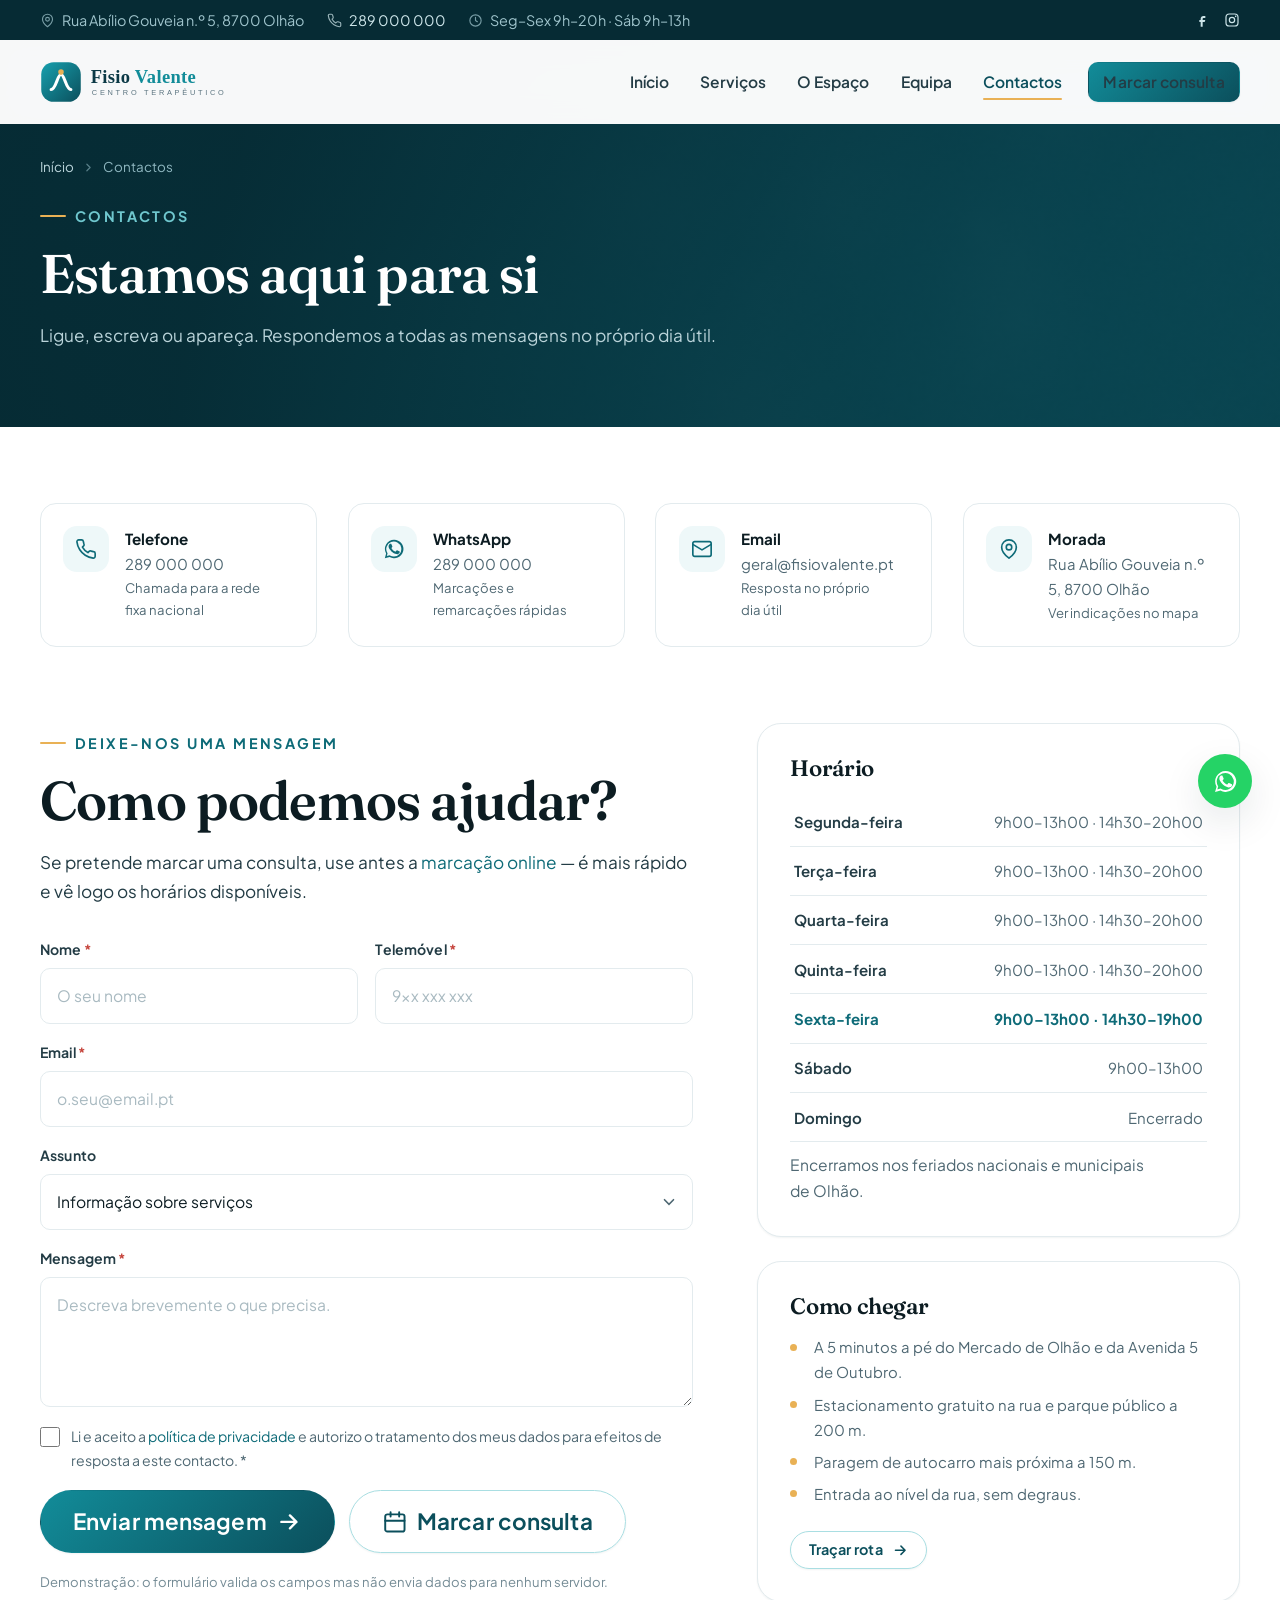
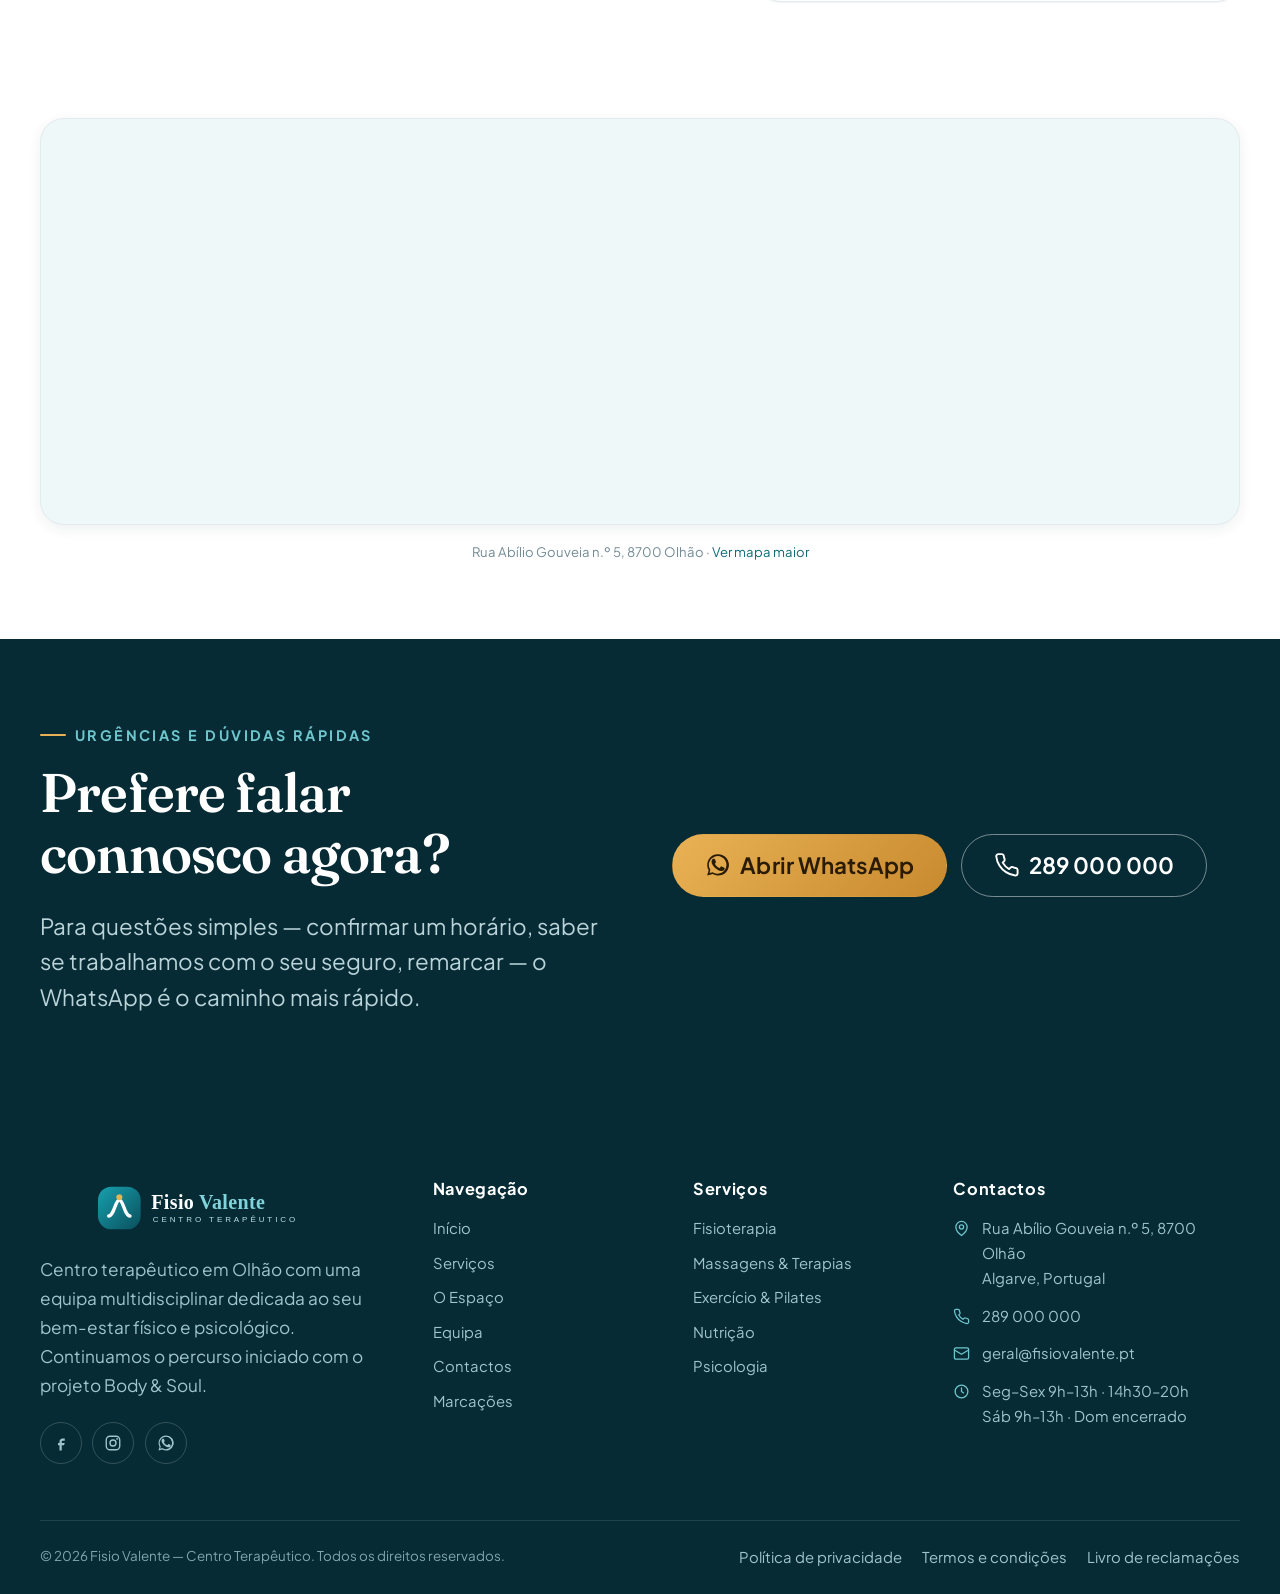
<file: contactos.html>
<!doctype html>
<html lang="pt-PT">
<head>
<meta charset="utf-8">
<meta name="viewport" content="width=device-width, initial-scale=1">
<title>Contactos e marcações — Fisio Valente | Rua Abílio Gouveia, Olhão</title>
<meta name="description" content="Contacte a Fisio Valente em Olhão: Rua Abílio Gouveia n.º 5. Telefone, email, WhatsApp, horário de funcionamento e mapa com indicações de como chegar.">
<meta name="theme-color" content="#0B4F5C">
<link rel="icon" href="assets/img/favicon.svg" type="image/svg+xml">
<link rel="apple-touch-icon" href="assets/img/mark.svg">
<meta property="og:type" content="website">
<meta property="og:site_name" content="Fisio Valente">
<meta property="og:locale" content="pt_PT">
<meta property="og:title" content="Contactos e marcações — Fisio Valente | Rua Abílio Gouveia, Olhão">
<meta property="og:description" content="Contacte a Fisio Valente em Olhão: Rua Abílio Gouveia n.º 5. Telefone, email, WhatsApp, horário de funcionamento e mapa com indicações de como chegar.">
<meta property="og:image" content="https://fisiovalente.pt/assets/media/og-image.jpg">
<meta property="og:url" content="https://fisiovalente.pt/contactos.html">
<meta name="twitter:card" content="summary_large_image">
<link rel="canonical" href="https://fisiovalente.pt/contactos.html">
<link rel="preconnect" href="https://fonts.googleapis.com">
<link rel="preconnect" href="https://fonts.gstatic.com" crossorigin>
<link href="https://fonts.googleapis.com/css2?family=Fraunces:opsz,wght@9..144,400;9..144,500;9..144,600;9..144,700&family=Plus+Jakarta+Sans:wght@400;500;600;700&display=swap" rel="stylesheet">
<link rel="stylesheet" href="assets/css/styles.css">
<noscript><style>[data-reveal]{opacity:1!important;transform:none!important}</style></noscript>
</head>
<body>
<a class="skip-link" href="#main">Saltar para o conteúdo principal</a>
<header class="site-header">
  <div class="site-header__top">
    <div class="container">
      <div class="topbar-info">
        <span><svg viewBox="0 0 24 24" fill="none" stroke="currentColor" stroke-width="1.8" stroke-linecap="round" stroke-linejoin="round"><path d="M20 10c0 6-8 12-8 12s-8-6-8-12a8 8 0 0 1 16 0Z"/><circle cx="12" cy="10" r="3"/></svg>Rua Abílio Gouveia n.º 5, 8700 Olhão</span>
        <a href="tel:+351289000000"><svg viewBox="0 0 24 24" fill="none" stroke="currentColor" stroke-width="1.8" stroke-linecap="round" stroke-linejoin="round"><path d="M22 16.9v3a2 2 0 0 1-2.2 2 19.8 19.8 0 0 1-8.6-3.1 19.5 19.5 0 0 1-6-6A19.8 19.8 0 0 1 2.1 4.2 2 2 0 0 1 4.1 2h3a2 2 0 0 1 2 1.7c.1 1 .4 1.9.7 2.8a2 2 0 0 1-.4 2.1L8.1 9.9a16 16 0 0 0 6 6l1.3-1.3a2 2 0 0 1 2.1-.5c.9.4 1.8.6 2.8.8a2 2 0 0 1 1.7 2Z"/></svg>289 000 000</a>
        <span><svg viewBox="0 0 24 24" fill="none" stroke="currentColor" stroke-width="1.8" stroke-linecap="round" stroke-linejoin="round"><circle cx="12" cy="12" r="9"/><path d="M12 7v5l3 2"/></svg>Seg–Sex 9h–20h · Sáb 9h–13h</span>
      </div>
      <div class="topbar-social">
        <a href="https://www.facebook.com/" aria-label="Facebook da Fisio Valente" rel="noopener"><svg viewBox="0 0 24 24" fill="currentColor"><path d="M14 9h3V6h-3c-2.2 0-4 1.8-4 4v2H8v3h2v7h3v-7h3l1-3h-4v-2c0-.6.4-1 1-1Z"/></svg></a>
        <a href="https://www.instagram.com/" aria-label="Instagram da Fisio Valente" rel="noopener"><svg viewBox="0 0 24 24" fill="none" stroke="currentColor" stroke-width="1.8"><rect x="3" y="3" width="18" height="18" rx="5"/><circle cx="12" cy="12" r="4"/><circle cx="17.5" cy="6.5" r="1.2" fill="currentColor" stroke="none"/></svg></a>
      </div>
    </div>
  </div>
  <div class="navbar">
    <div class="container">
      <a class="brand" href="index.html" aria-label="Fisio Valente — página inicial">
        <img src="assets/img/logo.svg" alt="Fisio Valente — Centro Terapêutico" width="340" height="84">
      </a>
      <nav class="nav" id="primary-nav" aria-label="Navegação principal">
      <a href="index.html">Início</a>
      <a href="servicos.html">Serviços</a>
      <a href="espaco.html">O Espaço</a>
      <a href="equipa.html">Equipa</a>
      <a href="contactos.html" aria-current="page">Contactos</a>
        <span class="nav-cta"><a class="btn btn--primary btn--sm" href="reservas.html">Marcar consulta</a></span>
      </nav>
      <button class="nav-toggle" type="button" aria-expanded="false" aria-controls="primary-nav" aria-label="Abrir menu">
        <span></span>
      </button>
    </div>
  </div>
</header>
<main id="main">

  <section class="page-hero">
    <div class="page-hero__media"><img src="https://images.unsplash.com/photo-1497366216548-37526070297c?auto=format&fit=crop&w=1200&q=80" data-fallback="assets/media/texture-dark.jpg" alt="Receção da Fisio Valente" loading="eager" decoding="async"></div>
    <div class="container">
      <nav class="breadcrumbs" aria-label="Migalhas de pão"><a href="index.html">Início</a><svg viewBox="0 0 24 24" fill="none" stroke="currentColor" stroke-width="2.2" stroke-linecap="round" stroke-linejoin="round"><path d="M9 6l6 6-6 6"/></svg><span>Contactos</span></nav>
      <span class="eyebrow" style="color:var(--brand-300)">Contactos</span>
      <h1 class="mt-4">Estamos aqui para si</h1>
      <p>Ligue, escreva ou apareça. Respondemos a todas as mensagens no próprio dia útil.</p>
    </div>
  </section>

  <section class="section section--tight">
    <div class="container">
      <div class="grid grid-4">
        <a class="contact-card" href="tel:+351289000000" data-reveal>
          <span class="contact-card__icon"><svg viewBox="0 0 24 24" fill="none" stroke="currentColor" stroke-width="1.8" stroke-linecap="round" stroke-linejoin="round"><path d="M22 16.9v3a2 2 0 0 1-2.2 2 19.8 19.8 0 0 1-8.6-3.1 19.5 19.5 0 0 1-6-6A19.8 19.8 0 0 1 2.1 4.2 2 2 0 0 1 4.1 2h3a2 2 0 0 1 2 1.7c.1 1 .4 1.9.7 2.8a2 2 0 0 1-.4 2.1L8.1 9.9a16 16 0 0 0 6 6l1.3-1.3a2 2 0 0 1 2.1-.5c.9.4 1.8.6 2.8.8a2 2 0 0 1 1.7 2Z"/></svg></span>
          <div><strong>Telefone</strong><p>289 000 000</p><p class="muted" style="font-size:.82rem">Chamada para a rede fixa nacional</p></div>
        </a>
        <a class="contact-card" href="https://wa.me/351289000000" rel="noopener" data-reveal data-delay="1">
          <span class="contact-card__icon"><svg viewBox="0 0 24 24" fill="currentColor"><path d="M17.5 14.4c-.3-.2-1.7-.9-2-1-.3-.1-.5-.1-.7.1-.2.3-.7 1-.9 1.2-.2.2-.3.2-.6.1a8 8 0 0 1-2.4-1.5 9 9 0 0 1-1.6-2c-.2-.3 0-.5.1-.6l.5-.6.3-.5v-.5l-1-2.3c-.2-.6-.5-.5-.7-.5h-.6c-.2 0-.5.1-.8.4-.3.3-1 1-1 2.5s1.1 2.9 1.2 3.1c.2.2 2.1 3.3 5.2 4.6.7.3 1.3.5 1.7.6.7.2 1.4.2 1.9.1.6-.1 1.7-.7 2-1.4.2-.7.2-1.3.2-1.4-.1-.1-.3-.2-.6-.3ZM12 2a10 10 0 0 0-8.6 15L2 22l5.2-1.4A10 10 0 1 0 12 2Zm0 18.2c-1.6 0-3.1-.4-4.4-1.2l-.3-.2-3.1.8.8-3-.2-.3A8.2 8.2 0 1 1 12 20.2Z"/></svg></span>
          <div><strong>WhatsApp</strong><p>289 000 000</p><p class="muted" style="font-size:.82rem">Marcações e remarcações rápidas</p></div>
        </a>
        <a class="contact-card" href="mailto:geral@fisiovalente.pt" data-reveal data-delay="2">
          <span class="contact-card__icon"><svg viewBox="0 0 24 24" fill="none" stroke="currentColor" stroke-width="1.8" stroke-linecap="round" stroke-linejoin="round"><rect x="2" y="4" width="20" height="16" rx="2"/><path d="m22 7-10 6L2 7"/></svg></span>
          <div><strong>Email</strong><p>geral@fisiovalente.pt</p><p class="muted" style="font-size:.82rem">Resposta no próprio dia útil</p></div>
        </a>
        <a class="contact-card" href="https://www.google.com/maps/search/?api=1&amp;query=Rua+Ab%C3%ADlio+Gouveia+5+Olh%C3%A3o" rel="noopener" data-reveal data-delay="3">
          <span class="contact-card__icon"><svg viewBox="0 0 24 24" fill="none" stroke="currentColor" stroke-width="1.8" stroke-linecap="round" stroke-linejoin="round"><path d="M20 10c0 6-8 12-8 12s-8-6-8-12a8 8 0 0 1 16 0Z"/><circle cx="12" cy="10" r="3"/></svg></span>
          <div><strong>Morada</strong><p>Rua Abílio Gouveia n.º 5, 8700 Olhão</p><p class="muted" style="font-size:.82rem">Ver indicações no mapa</p></div>
        </a>
      </div>
    </div>
  </section>

  <section class="section" style="padding-top:0">
    <div class="container split split--wide-left" style="align-items:start">

      <!-- Formulário -->
      <div data-reveal>
        <span class="eyebrow">Deixe-nos uma mensagem</span>
        <h2 class="mt-4">Como podemos ajudar?</h2>
        <p class="mt-4">Se pretende marcar uma consulta, use antes a <a href="reservas.html">marcação online</a> — é mais rápido e vê logo os horários disponíveis.</p>

        <div class="card mt-8" style="background:var(--sand)" id="form-success" hidden>
          <div class="card__icon" style="background:var(--brand-100)"><svg viewBox="0 0 24 24" fill="none" stroke="currentColor" stroke-width="2.4" stroke-linecap="round" stroke-linejoin="round"><path d="M20 6L9 17l-5-5"/></svg></div>
          <h3>Mensagem enviada</h3>
          <p>Obrigado pelo contacto. A nossa equipa responde no próximo dia útil, normalmente muito antes disso.</p>
        </div>

        <form class="form-grid mt-8" data-validate data-success="#form-success" novalidate>
          <div class="field">
            <label for="c-nome">Nome <span class="req" aria-hidden="true">*</span></label>
            <input class="input" type="text" id="c-nome" name="nome" autocomplete="name" required placeholder="O seu nome">
            <p class="field__error" role="alert"></p>
          </div>
          <div class="field">
            <label for="c-telefone">Telemóvel <span class="req" aria-hidden="true">*</span></label>
            <input class="input" type="tel" id="c-telefone" name="telefone" autocomplete="tel" required placeholder="9xx xxx xxx">
            <p class="field__error" role="alert"></p>
          </div>
          <div class="field field--full">
            <label for="c-email">Email <span class="req" aria-hidden="true">*</span></label>
            <input class="input" type="email" id="c-email" name="email" autocomplete="email" required placeholder="o.seu@email.pt">
            <p class="field__error" role="alert"></p>
          </div>
          <div class="field field--full">
            <label for="c-assunto">Assunto</label>
            <select class="select" id="c-assunto" name="assunto">
              <option>Informação sobre serviços</option>
              <option>Marcação ou remarcação</option>
              <option>Seguros e subsistemas de saúde</option>
              <option>Tratamento ao domicílio</option>
              <option>Candidatura / parceria</option>
              <option>Outro assunto</option>
            </select>
          </div>
          <div class="field field--full">
            <label for="c-mensagem">Mensagem <span class="req" aria-hidden="true">*</span></label>
            <textarea class="textarea" id="c-mensagem" name="mensagem" required placeholder="Descreva brevemente o que precisa."></textarea>
            <p class="field__error" role="alert"></p>
          </div>
          <div class="field--full">
            <label class="checkbox">
              <input type="checkbox" name="rgpd" required>
              <span>Li e aceito a <a href="#">política de privacidade</a> e autorizo o tratamento dos meus dados para efeitos de resposta a este contacto. <span class="req" aria-hidden="true">*</span></span>
            </label>
          </div>
          <div class="field--full btn-row">
            <button class="btn btn--primary btn--lg" type="submit">Enviar mensagem <svg viewBox="0 0 24 24" fill="none" stroke="currentColor" stroke-width="2.2" stroke-linecap="round" stroke-linejoin="round"><path d="M5 12h14M13 6l6 6-6 6"/></svg></button>
            <a class="btn btn--ghost btn--lg" href="reservas.html"><svg viewBox="0 0 24 24" fill="none" stroke="currentColor" stroke-width="1.8" stroke-linecap="round" stroke-linejoin="round"><rect x="3" y="5" width="18" height="16" rx="2"/><path d="M16 3v4M8 3v4M3 11h18"/></svg> Marcar consulta</a>
          </div>
          <p class="form-note field--full">Demonstração: o formulário valida os campos mas não envia dados para nenhum servidor.</p>
        </form>
      </div>

      <!-- Horário + mapa lateral -->
      <div data-reveal data-delay="2">
        <div class="card">
          <h3>Horário</h3>
          <table class="hours-table mt-4" data-hours>
            <caption class="sr-only">Horário de funcionamento da Fisio Valente</caption>
            <tbody>
          <tr data-day="1"><th scope="row">Segunda-feira</th><td>9h00–13h00 · 14h30–20h00</td></tr>
          <tr data-day="2"><th scope="row">Terça-feira</th><td>9h00–13h00 · 14h30–20h00</td></tr>
          <tr data-day="3"><th scope="row">Quarta-feira</th><td>9h00–13h00 · 14h30–20h00</td></tr>
          <tr data-day="4"><th scope="row">Quinta-feira</th><td>9h00–13h00 · 14h30–20h00</td></tr>
          <tr data-day="5"><th scope="row">Sexta-feira</th><td>9h00–13h00 · 14h30–19h00</td></tr>
          <tr data-day="6"><th scope="row">Sábado</th><td>9h00–13h00</td></tr>
          <tr data-day="0"><th scope="row">Domingo</th><td>Encerrado</td></tr>
            </tbody>
          </table>
          <p class="form-note mt-4">Encerramos nos feriados nacionais e municipais de Olhão.</p>
        </div>

        <div class="card mt-6">
          <h3>Como chegar</h3>
          <ul class="card__list mt-4">
            <li>A 5 minutos a pé do Mercado de Olhão e da Avenida 5 de Outubro.</li>
            <li>Estacionamento gratuito na rua e parque público a 200 m.</li>
            <li>Paragem de autocarro mais próxima a 150 m.</li>
            <li>Entrada ao nível da rua, sem degraus.</li>
          </ul>
          <div class="btn-row mt-6">
            <a class="btn btn--ghost btn--sm" href="https://www.google.com/maps/dir/?api=1&amp;destination=Rua+Ab%C3%ADlio+Gouveia+5+Olh%C3%A3o" rel="noopener">Traçar rota <svg viewBox="0 0 24 24" fill="none" stroke="currentColor" stroke-width="2.2" stroke-linecap="round" stroke-linejoin="round"><path d="M5 12h14M13 6l6 6-6 6"/></svg></a>
          </div>
        </div>
      </div>
    </div>
  </section>

  <section class="section section--tight" style="padding-top:0">
    <div class="container">
      <div class="map-frame" data-reveal>
        <iframe src="https://www.openstreetmap.org/export/embed.html?bbox=-7.8511%2C37.0236%2C-7.8311%2C37.0336&layer=mapnik&marker=37.0286%2C-7.8411" title="Mapa com a localização da Fisio Valente em Olhão" loading="lazy" referrerpolicy="no-referrer-when-downgrade"></iframe>
      </div>
      <p class="form-note mt-4 center">Rua Abílio Gouveia n.º 5, 8700 Olhão · <a href="https://www.openstreetmap.org/?mlat=37.0286&amp;mlon=-7.8411#map=17/37.0286/-7.8411" rel="noopener">Ver mapa maior</a></p>
    </div>
  </section>

  <section class="section section--dark section--tight">
    <div class="container split">
      <div data-reveal>
        <span class="eyebrow">Urgências e dúvidas rápidas</span>
        <h2 class="mt-4">Prefere falar connosco agora?</h2>
        <p class="lead mt-6">Para questões simples — confirmar um horário, saber se trabalhamos com o seu seguro, remarcar — o WhatsApp é o caminho mais rápido.</p>
      </div>
      <div class="btn-row" data-reveal data-delay="1" style="align-items:center">
        <a class="btn btn--accent btn--lg" href="https://wa.me/351289000000" rel="noopener"><svg viewBox="0 0 24 24" fill="currentColor"><path d="M17.5 14.4c-.3-.2-1.7-.9-2-1-.3-.1-.5-.1-.7.1-.2.3-.7 1-.9 1.2-.2.2-.3.2-.6.1a8 8 0 0 1-2.4-1.5 9 9 0 0 1-1.6-2c-.2-.3 0-.5.1-.6l.5-.6.3-.5v-.5l-1-2.3c-.2-.6-.5-.5-.7-.5h-.6c-.2 0-.5.1-.8.4-.3.3-1 1-1 2.5s1.1 2.9 1.2 3.1c.2.2 2.1 3.3 5.2 4.6.7.3 1.3.5 1.7.6.7.2 1.4.2 1.9.1.6-.1 1.7-.7 2-1.4.2-.7.2-1.3.2-1.4-.1-.1-.3-.2-.6-.3ZM12 2a10 10 0 0 0-8.6 15L2 22l5.2-1.4A10 10 0 1 0 12 2Zm0 18.2c-1.6 0-3.1-.4-4.4-1.2l-.3-.2-3.1.8.8-3-.2-.3A8.2 8.2 0 1 1 12 20.2Z"/></svg> Abrir WhatsApp</a>
        <a class="btn btn--outline-light btn--lg" href="tel:+351289000000"><svg viewBox="0 0 24 24" fill="none" stroke="currentColor" stroke-width="1.8" stroke-linecap="round" stroke-linejoin="round"><path d="M22 16.9v3a2 2 0 0 1-2.2 2 19.8 19.8 0 0 1-8.6-3.1 19.5 19.5 0 0 1-6-6A19.8 19.8 0 0 1 2.1 4.2 2 2 0 0 1 4.1 2h3a2 2 0 0 1 2 1.7c.1 1 .4 1.9.7 2.8a2 2 0 0 1-.4 2.1L8.1 9.9a16 16 0 0 0 6 6l1.3-1.3a2 2 0 0 1 2.1-.5c.9.4 1.8.6 2.8.8a2 2 0 0 1 1.7 2Z"/></svg> 289 000 000</a>
      </div>
    </div>
  </section>

</main>
<footer class="site-footer">
  <div class="container">
    <div class="footer-grid">
      <div class="footer-brand">
        <img src="assets/img/logo-light.svg" alt="Fisio Valente" width="340" height="84">
        <p>Centro terapêutico em Olhão com uma equipa multidisciplinar dedicada ao seu bem-estar físico e psicológico. Continuamos o percurso iniciado com o projeto Body &amp; Soul.</p>
        <div class="social">
          <a href="https://www.facebook.com/" aria-label="Facebook" rel="noopener"><svg viewBox="0 0 24 24" fill="currentColor"><path d="M14 9h3V6h-3c-2.2 0-4 1.8-4 4v2H8v3h2v7h3v-7h3l1-3h-4v-2c0-.6.4-1 1-1Z"/></svg></a>
          <a href="https://www.instagram.com/" aria-label="Instagram" rel="noopener"><svg viewBox="0 0 24 24" fill="none" stroke="currentColor" stroke-width="1.8"><rect x="3" y="3" width="18" height="18" rx="5"/><circle cx="12" cy="12" r="4"/><circle cx="17.5" cy="6.5" r="1.2" fill="currentColor" stroke="none"/></svg></a>
          <a href="https://wa.me/351289000000" aria-label="WhatsApp" rel="noopener"><svg viewBox="0 0 24 24" fill="currentColor"><path d="M17.5 14.4c-.3-.2-1.7-.9-2-1-.3-.1-.5-.1-.7.1-.2.3-.7 1-.9 1.2-.2.2-.3.2-.6.1a8 8 0 0 1-2.4-1.5 9 9 0 0 1-1.6-2c-.2-.3 0-.5.1-.6l.5-.6.3-.5v-.5l-1-2.3c-.2-.6-.5-.5-.7-.5h-.6c-.2 0-.5.1-.8.4-.3.3-1 1-1 2.5s1.1 2.9 1.2 3.1c.2.2 2.1 3.3 5.2 4.6.7.3 1.3.5 1.7.6.7.2 1.4.2 1.9.1.6-.1 1.7-.7 2-1.4.2-.7.2-1.3.2-1.4-.1-.1-.3-.2-.6-.3ZM12 2a10 10 0 0 0-8.6 15L2 22l5.2-1.4A10 10 0 1 0 12 2Zm0 18.2c-1.6 0-3.1-.4-4.4-1.2l-.3-.2-3.1.8.8-3-.2-.3A8.2 8.2 0 1 1 12 20.2Z"/></svg></a>
        </div>
      </div>
      <div>
        <h4>Navegação</h4>
        <nav class="footer-links" aria-label="Navegação do rodapé">
          <a href="index.html">Início</a>
          <a href="servicos.html">Serviços</a>
          <a href="espaco.html">O Espaço</a>
          <a href="equipa.html">Equipa</a>
          <a href="contactos.html">Contactos</a>
          <a href="reservas.html">Marcações</a>
        </nav>
      </div>
      <div>
        <h4>Serviços</h4>
        <nav class="footer-links" aria-label="Serviços">
          <a href="servicos.html#fisioterapia">Fisioterapia</a>
          <a href="servicos.html#massagem">Massagens &amp; Terapias</a>
          <a href="servicos.html#exercicio">Exercício &amp; Pilates</a>
          <a href="servicos.html#nutricao">Nutrição</a>
          <a href="servicos.html#psicologia">Psicologia</a>
        </nav>
      </div>
      <div>
        <h4>Contactos</h4>
        <ul class="footer-contact">
          <li><svg viewBox="0 0 24 24" fill="none" stroke="currentColor" stroke-width="1.8" stroke-linecap="round" stroke-linejoin="round"><path d="M20 10c0 6-8 12-8 12s-8-6-8-12a8 8 0 0 1 16 0Z"/><circle cx="12" cy="10" r="3"/></svg><span>Rua Abílio Gouveia n.º 5, 8700 Olhão<br>Algarve, Portugal</span></li>
          <li><svg viewBox="0 0 24 24" fill="none" stroke="currentColor" stroke-width="1.8" stroke-linecap="round" stroke-linejoin="round"><path d="M22 16.9v3a2 2 0 0 1-2.2 2 19.8 19.8 0 0 1-8.6-3.1 19.5 19.5 0 0 1-6-6A19.8 19.8 0 0 1 2.1 4.2 2 2 0 0 1 4.1 2h3a2 2 0 0 1 2 1.7c.1 1 .4 1.9.7 2.8a2 2 0 0 1-.4 2.1L8.1 9.9a16 16 0 0 0 6 6l1.3-1.3a2 2 0 0 1 2.1-.5c.9.4 1.8.6 2.8.8a2 2 0 0 1 1.7 2Z"/></svg><a href="tel:+351289000000">289 000 000</a></li>
          <li><svg viewBox="0 0 24 24" fill="none" stroke="currentColor" stroke-width="1.8" stroke-linecap="round" stroke-linejoin="round"><rect x="2" y="4" width="20" height="16" rx="2"/><path d="m22 7-10 6L2 7"/></svg><a href="mailto:geral@fisiovalente.pt">geral@fisiovalente.pt</a></li>
          <li><svg viewBox="0 0 24 24" fill="none" stroke="currentColor" stroke-width="1.8" stroke-linecap="round" stroke-linejoin="round"><circle cx="12" cy="12" r="9"/><path d="M12 7v5l3 2"/></svg><span>Seg–Sex 9h–13h · 14h30–20h<br>Sáb 9h–13h · Dom encerrado</span></li>
        </ul>
      </div>
    </div>
    <div class="footer-bottom">
      <p>© <span data-year>2026</span> Fisio Valente — Centro Terapêutico. Todos os direitos reservados.</p>
      <nav aria-label="Informação legal">
        <a href="#">Política de privacidade</a>
        <a href="#">Termos e condições</a>
        <a href="https://www.livroreclamacoes.pt/" rel="noopener">Livro de reclamações</a>
      </nav>
    </div>
  </div>
</footer>

<div class="float-actions">
  <a class="float-btn float-btn--wa" href="https://wa.me/351289000000" aria-label="Falar connosco no WhatsApp" rel="noopener"><svg viewBox="0 0 24 24" fill="currentColor"><path d="M17.5 14.4c-.3-.2-1.7-.9-2-1-.3-.1-.5-.1-.7.1-.2.3-.7 1-.9 1.2-.2.2-.3.2-.6.1a8 8 0 0 1-2.4-1.5 9 9 0 0 1-1.6-2c-.2-.3 0-.5.1-.6l.5-.6.3-.5v-.5l-1-2.3c-.2-.6-.5-.5-.7-.5h-.6c-.2 0-.5.1-.8.4-.3.3-1 1-1 2.5s1.1 2.9 1.2 3.1c.2.2 2.1 3.3 5.2 4.6.7.3 1.3.5 1.7.6.7.2 1.4.2 1.9.1.6-.1 1.7-.7 2-1.4.2-.7.2-1.3.2-1.4-.1-.1-.3-.2-.6-.3ZM12 2a10 10 0 0 0-8.6 15L2 22l5.2-1.4A10 10 0 1 0 12 2Zm0 18.2c-1.6 0-3.1-.4-4.4-1.2l-.3-.2-3.1.8.8-3-.2-.3A8.2 8.2 0 1 1 12 20.2Z"/></svg></a>
  <button class="float-btn float-btn--top" type="button" aria-label="Voltar ao topo"><svg viewBox="0 0 24 24" fill="none" stroke="currentColor" stroke-width="2.2" stroke-linecap="round" stroke-linejoin="round"><path d="M12 19V5M5 12l7-7 7 7"/></svg></button>
</div>

<div class="toast" id="toast" role="status" aria-live="polite"><svg viewBox="0 0 24 24" fill="none" stroke="currentColor" stroke-width="2.4" stroke-linecap="round" stroke-linejoin="round"><path d="M20 6L9 17l-5-5"/></svg><span></span></div>

<div class="lightbox" id="lightbox" aria-hidden="true" role="dialog" aria-modal="true" aria-label="Visualizador de imagens">
  <button class="lightbox__close" type="button" aria-label="Fechar">
    <svg viewBox="0 0 24 24" fill="none" stroke="currentColor" stroke-width="2.2" stroke-linecap="round"><path d="M18 6 6 18M6 6l12 12"/></svg>
  </button>
  <button class="lightbox__prev" type="button" aria-label="Anterior">
    <svg viewBox="0 0 24 24" fill="none" stroke="currentColor" stroke-width="2.2" stroke-linecap="round" stroke-linejoin="round"><path d="M15 18l-6-6 6-6"/></svg>
  </button>
  <button class="lightbox__next" type="button" aria-label="Seguinte">
    <svg viewBox="0 0 24 24" fill="none" stroke="currentColor" stroke-width="2.2" stroke-linecap="round" stroke-linejoin="round"><path d="M9 6l6 6-6 6"/></svg>
  </button>
  <figure class="lightbox__figure"><div class="lightbox__media"></div><figcaption></figcaption></figure>
</div>

<script src="assets/js/main.js" defer></script>
</body>
</html>
</file>
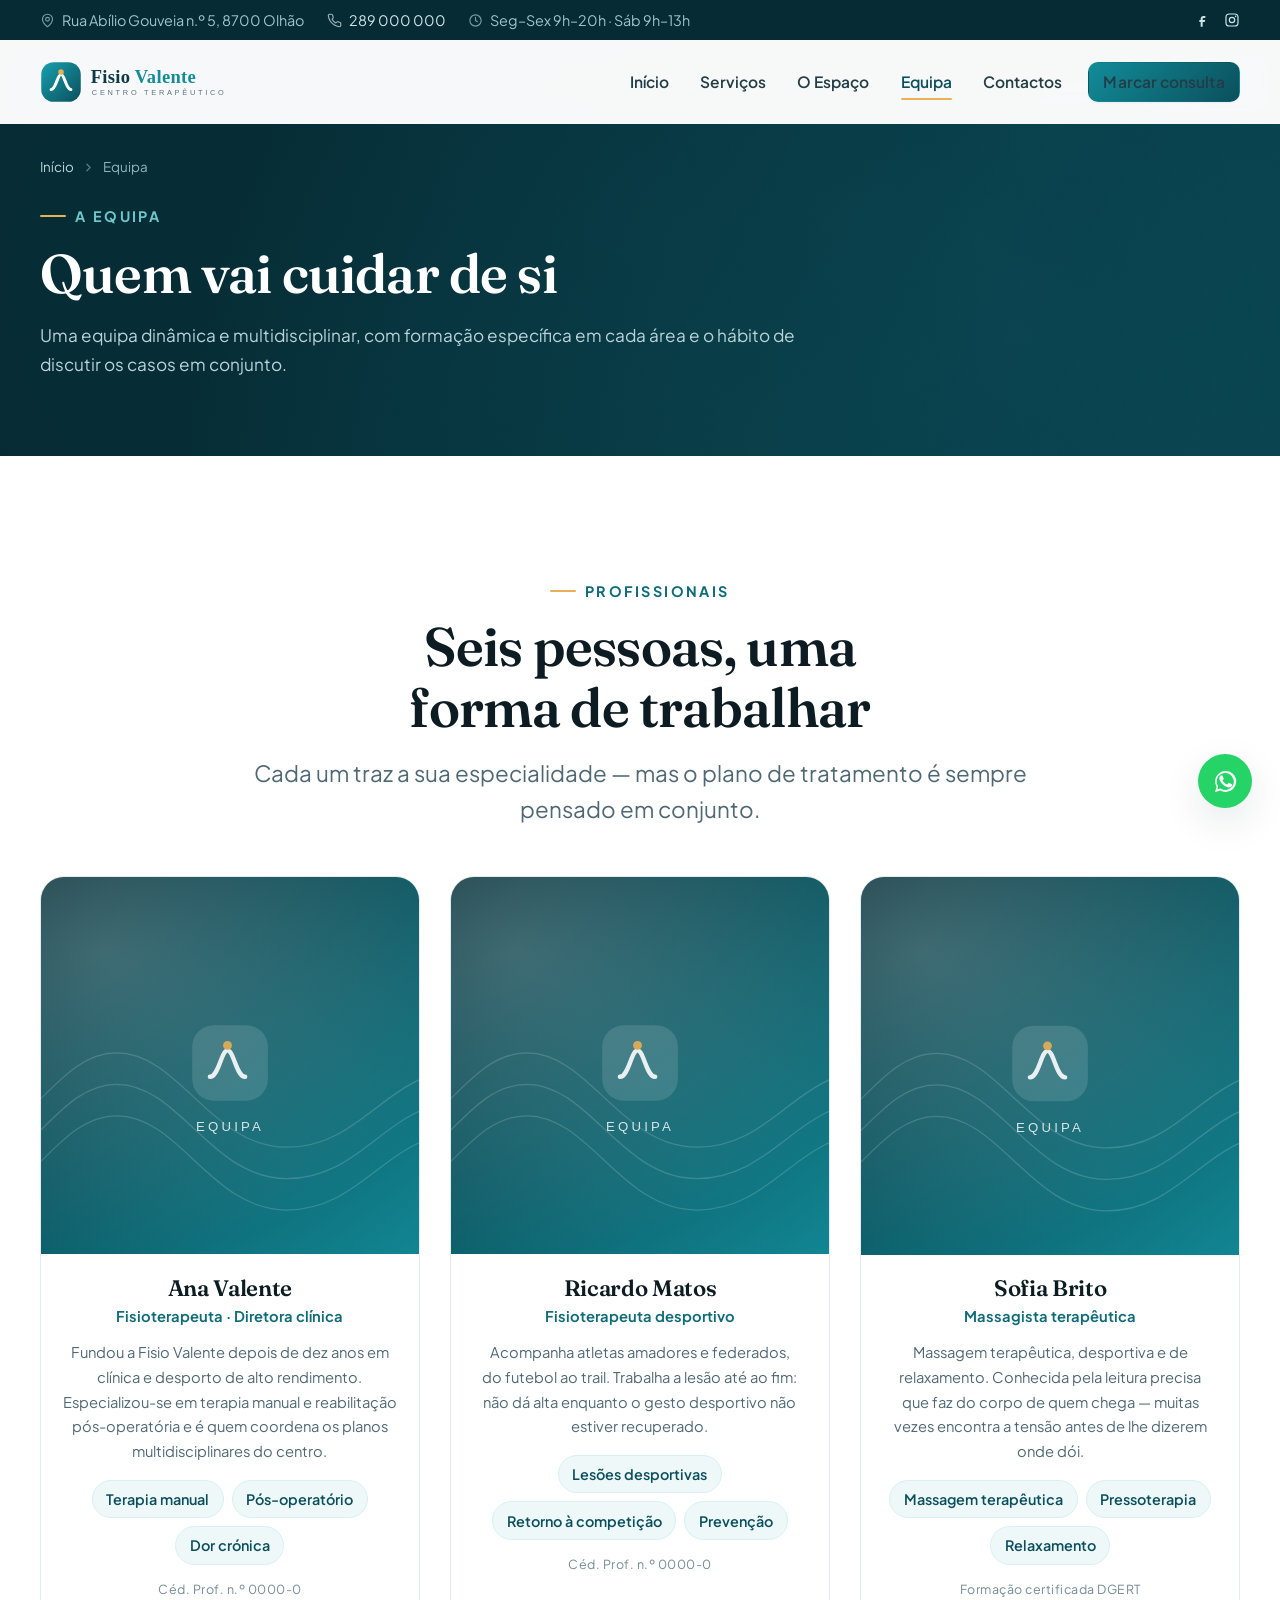
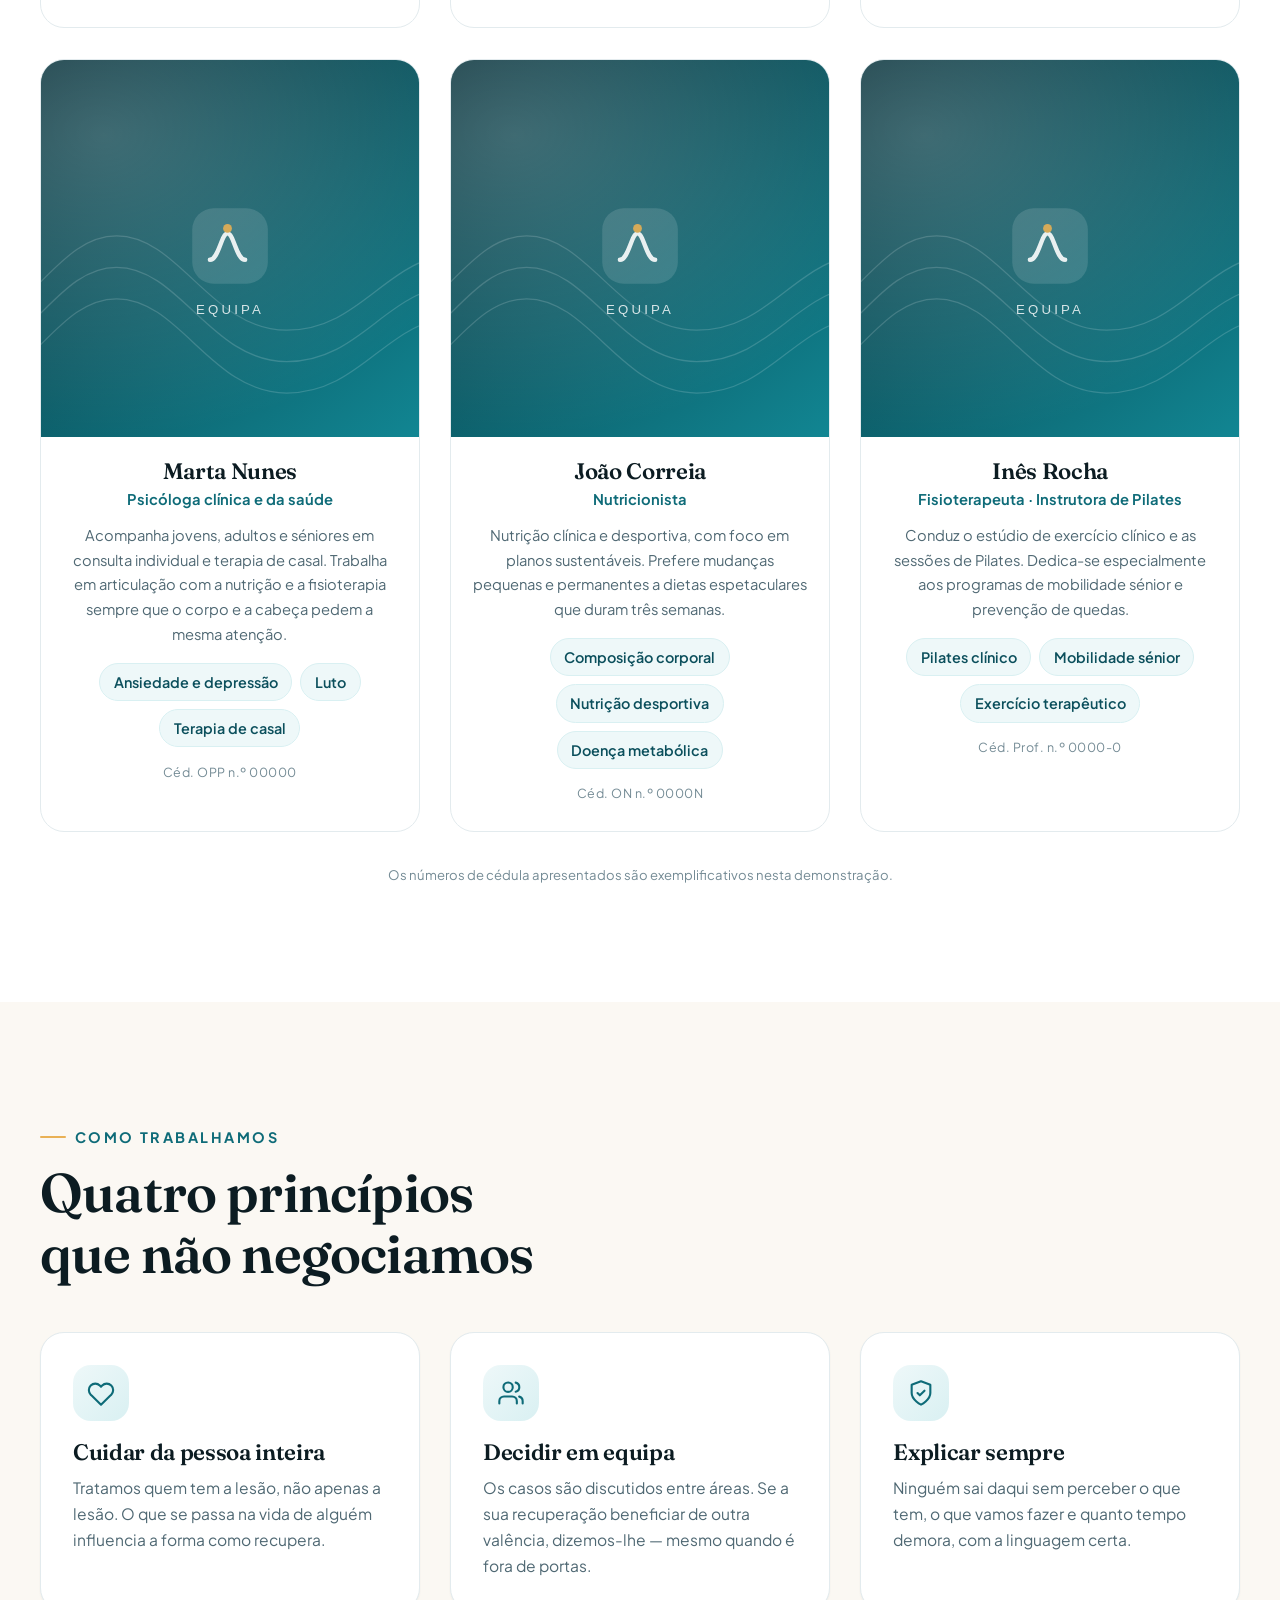
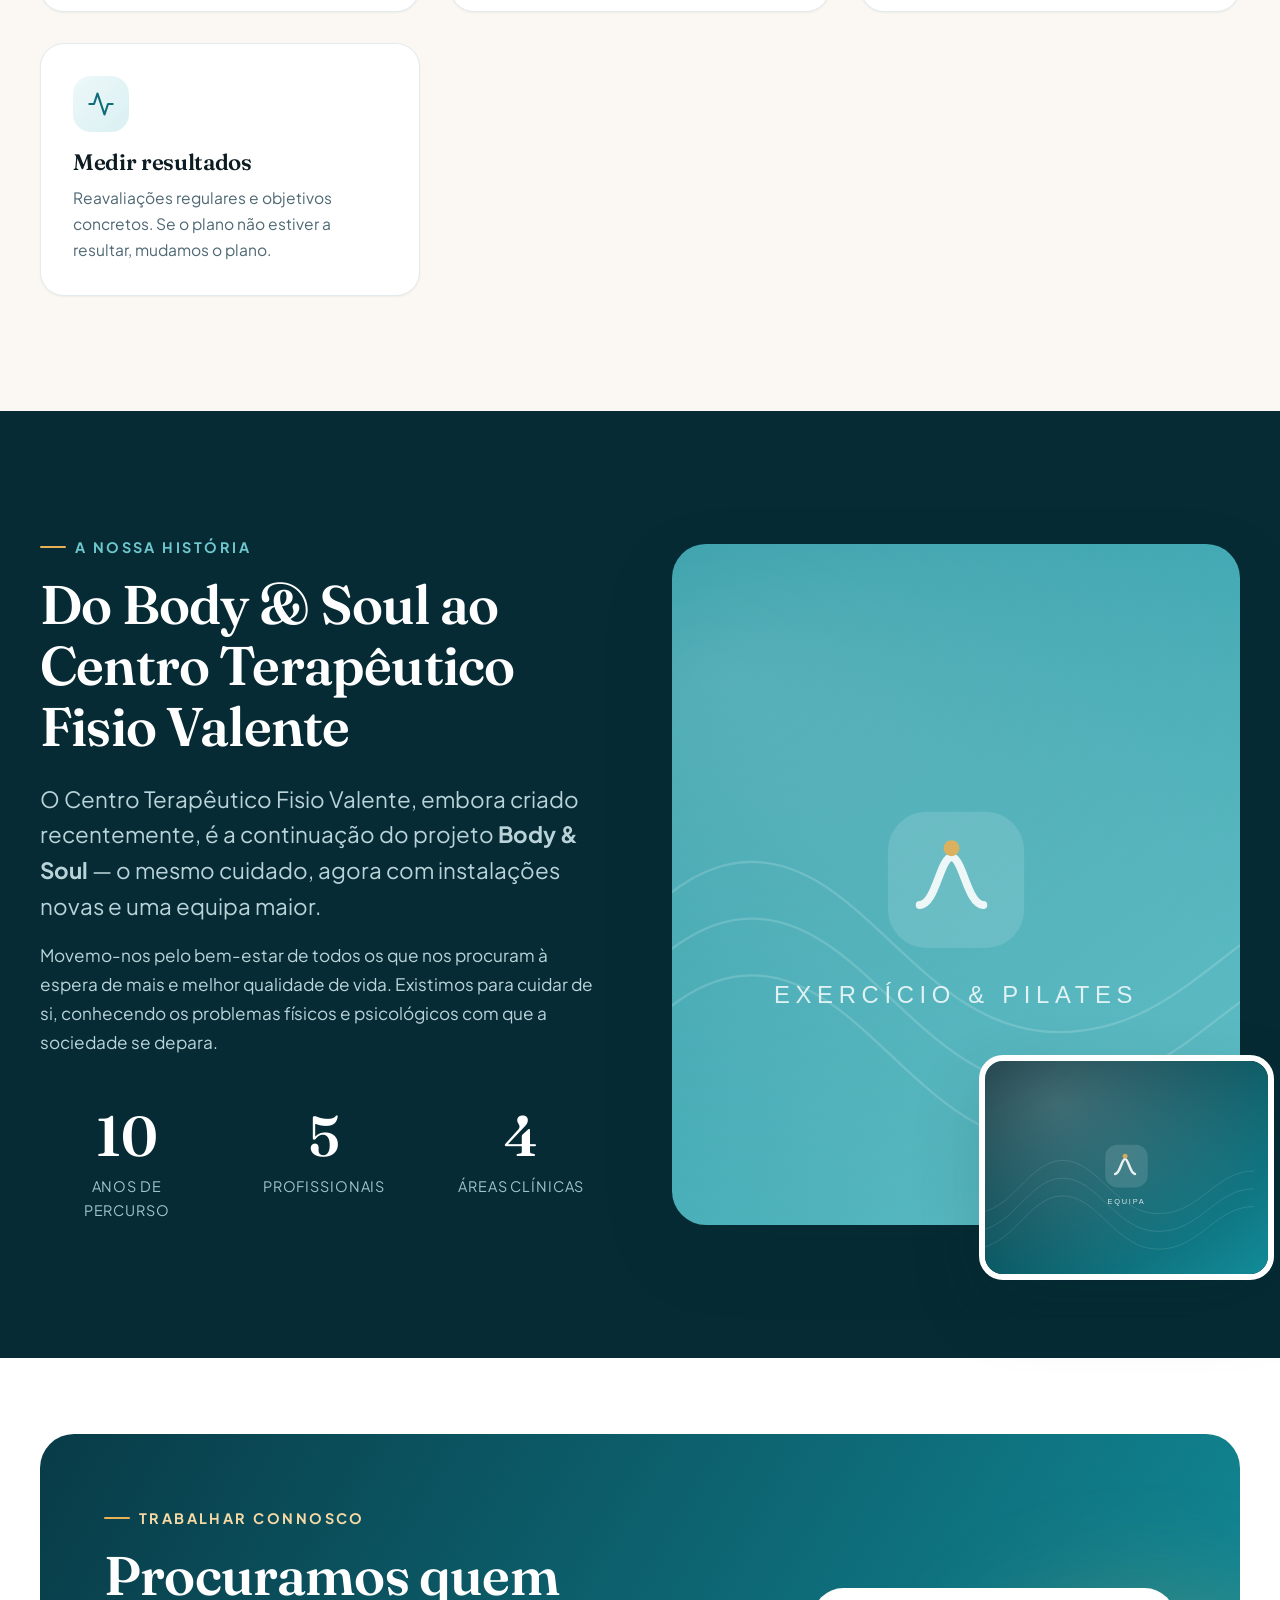
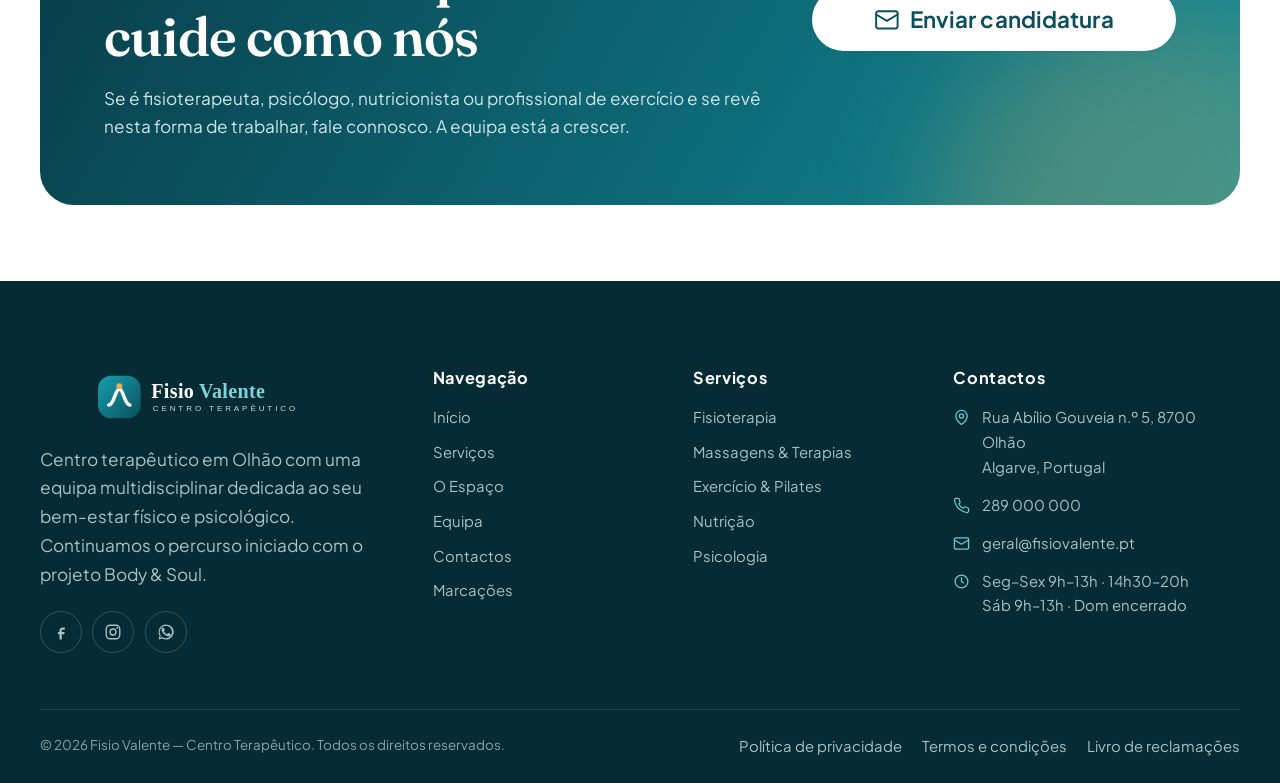
<file: equipa.html>
<!doctype html>
<html lang="pt-PT">
<head>
<meta charset="utf-8">
<meta name="viewport" content="width=device-width, initial-scale=1">
<title>A nossa equipa — Fisio Valente | Centro terapêutico em Olhão</title>
<meta name="description" content="Conheça a equipa multidisciplinar da Fisio Valente em Olhão: fisioterapeutas, psicóloga, nutricionista e profissionais de exercício clínico dedicados ao seu bem-estar.">
<meta name="theme-color" content="#0B4F5C">
<link rel="icon" href="assets/img/favicon.svg" type="image/svg+xml">
<link rel="apple-touch-icon" href="assets/img/mark.svg">
<meta property="og:type" content="website">
<meta property="og:site_name" content="Fisio Valente">
<meta property="og:locale" content="pt_PT">
<meta property="og:title" content="A nossa equipa — Fisio Valente | Centro terapêutico em Olhão">
<meta property="og:description" content="Conheça a equipa multidisciplinar da Fisio Valente em Olhão: fisioterapeutas, psicóloga, nutricionista e profissionais de exercício clínico dedicados ao seu bem-estar.">
<meta property="og:image" content="https://fisiovalente.pt/assets/media/og-image.jpg">
<meta property="og:url" content="https://fisiovalente.pt/equipa.html">
<meta name="twitter:card" content="summary_large_image">
<link rel="canonical" href="https://fisiovalente.pt/equipa.html">
<link rel="preconnect" href="https://fonts.googleapis.com">
<link rel="preconnect" href="https://fonts.gstatic.com" crossorigin>
<link href="https://fonts.googleapis.com/css2?family=Fraunces:opsz,wght@9..144,400;9..144,500;9..144,600;9..144,700&family=Plus+Jakarta+Sans:wght@400;500;600;700&display=swap" rel="stylesheet">
<link rel="stylesheet" href="assets/css/styles.css">
<noscript><style>[data-reveal]{opacity:1!important;transform:none!important}</style></noscript>
</head>
<body>
<a class="skip-link" href="#main">Saltar para o conteúdo principal</a>
<header class="site-header">
  <div class="site-header__top">
    <div class="container">
      <div class="topbar-info">
        <span><svg viewBox="0 0 24 24" fill="none" stroke="currentColor" stroke-width="1.8" stroke-linecap="round" stroke-linejoin="round"><path d="M20 10c0 6-8 12-8 12s-8-6-8-12a8 8 0 0 1 16 0Z"/><circle cx="12" cy="10" r="3"/></svg>Rua Abílio Gouveia n.º 5, 8700 Olhão</span>
        <a href="tel:+351289000000"><svg viewBox="0 0 24 24" fill="none" stroke="currentColor" stroke-width="1.8" stroke-linecap="round" stroke-linejoin="round"><path d="M22 16.9v3a2 2 0 0 1-2.2 2 19.8 19.8 0 0 1-8.6-3.1 19.5 19.5 0 0 1-6-6A19.8 19.8 0 0 1 2.1 4.2 2 2 0 0 1 4.1 2h3a2 2 0 0 1 2 1.7c.1 1 .4 1.9.7 2.8a2 2 0 0 1-.4 2.1L8.1 9.9a16 16 0 0 0 6 6l1.3-1.3a2 2 0 0 1 2.1-.5c.9.4 1.8.6 2.8.8a2 2 0 0 1 1.7 2Z"/></svg>289 000 000</a>
        <span><svg viewBox="0 0 24 24" fill="none" stroke="currentColor" stroke-width="1.8" stroke-linecap="round" stroke-linejoin="round"><circle cx="12" cy="12" r="9"/><path d="M12 7v5l3 2"/></svg>Seg–Sex 9h–20h · Sáb 9h–13h</span>
      </div>
      <div class="topbar-social">
        <a href="https://www.facebook.com/" aria-label="Facebook da Fisio Valente" rel="noopener"><svg viewBox="0 0 24 24" fill="currentColor"><path d="M14 9h3V6h-3c-2.2 0-4 1.8-4 4v2H8v3h2v7h3v-7h3l1-3h-4v-2c0-.6.4-1 1-1Z"/></svg></a>
        <a href="https://www.instagram.com/" aria-label="Instagram da Fisio Valente" rel="noopener"><svg viewBox="0 0 24 24" fill="none" stroke="currentColor" stroke-width="1.8"><rect x="3" y="3" width="18" height="18" rx="5"/><circle cx="12" cy="12" r="4"/><circle cx="17.5" cy="6.5" r="1.2" fill="currentColor" stroke="none"/></svg></a>
      </div>
    </div>
  </div>
  <div class="navbar">
    <div class="container">
      <a class="brand" href="index.html" aria-label="Fisio Valente — página inicial">
        <img src="assets/img/logo.svg" alt="Fisio Valente — Centro Terapêutico" width="340" height="84">
      </a>
      <nav class="nav" id="primary-nav" aria-label="Navegação principal">
      <a href="index.html">Início</a>
      <a href="servicos.html">Serviços</a>
      <a href="espaco.html">O Espaço</a>
      <a href="equipa.html" aria-current="page">Equipa</a>
      <a href="contactos.html">Contactos</a>
        <span class="nav-cta"><a class="btn btn--primary btn--sm" href="reservas.html">Marcar consulta</a></span>
      </nav>
      <button class="nav-toggle" type="button" aria-expanded="false" aria-controls="primary-nav" aria-label="Abrir menu">
        <span></span>
      </button>
    </div>
  </div>
</header>
<main id="main">

  <section class="page-hero">
    <div class="page-hero__media"><img src="https://images.unsplash.com/photo-1559839734-2b71ea197ec2?auto=format&fit=crop&w=600&q=80" data-fallback="assets/media/texture-dark.jpg" alt="Ana Valente, fisioterapeuta e diretora clínica" loading="eager" decoding="async"></div>
    <div class="container">
      <nav class="breadcrumbs" aria-label="Migalhas de pão"><a href="index.html">Início</a><svg viewBox="0 0 24 24" fill="none" stroke="currentColor" stroke-width="2.2" stroke-linecap="round" stroke-linejoin="round"><path d="M9 6l6 6-6 6"/></svg><span>Equipa</span></nav>
      <span class="eyebrow" style="color:var(--brand-300)">A equipa</span>
      <h1 class="mt-4">Quem vai cuidar de si</h1>
      <p>Uma equipa dinâmica e multidisciplinar, com formação específica em cada área e o hábito de discutir os casos em conjunto.</p>
    </div>
  </section>

  <section class="section">
    <div class="container">
      <div class="section-head section-head--center" data-reveal>
        <span class="eyebrow">Profissionais</span>
        <h2>Seis pessoas, uma forma de trabalhar</h2>
        <p class="lead">Cada um traz a sua especialidade — mas o plano de tratamento é sempre pensado em conjunto.</p>
      </div>
      <div class="grid grid-3 mt-12">
        <article class="team-card" data-reveal data-delay="0">
          <div class="team-card__photo"><img src="https://images.unsplash.com/photo-1559839734-2b71ea197ec2?auto=format&fit=crop&w=600&q=80" data-fallback="assets/img/ph-equipa.svg" alt="Ana Valente, fisioterapeuta e diretora clínica" loading="lazy" decoding="async"></div>
          <div class="team-card__body">
            <h3>Ana Valente</h3>
            <p class="role">Fisioterapeuta · Diretora clínica</p>
            <p>Fundou a Fisio Valente depois de dez anos em clínica e desporto de alto rendimento. Especializou-se em terapia manual e reabilitação pós-operatória e é quem coordena os planos multidisciplinares do centro.</p>
            <div class="chip-list mt-4" style="justify-content:center"><span class="chip">Terapia manual</span><span class="chip">Pós-operatório</span><span class="chip">Dor crónica</span></div>
            <p class="creds">Céd. Prof. n.º 0000-0</p>
          </div>
        </article>
        <article class="team-card" data-reveal data-delay="1">
          <div class="team-card__photo"><img src="https://images.unsplash.com/photo-1622253692010-333f2da6031d?auto=format&fit=crop&w=600&q=80" data-fallback="assets/img/ph-equipa.svg" alt="Ricardo Matos, fisioterapeuta desportivo" loading="lazy" decoding="async"></div>
          <div class="team-card__body">
            <h3>Ricardo Matos</h3>
            <p class="role">Fisioterapeuta desportivo</p>
            <p>Acompanha atletas amadores e federados, do futebol ao trail. Trabalha a lesão até ao fim: não dá alta enquanto o gesto desportivo não estiver recuperado.</p>
            <div class="chip-list mt-4" style="justify-content:center"><span class="chip">Lesões desportivas</span><span class="chip">Retorno à competição</span><span class="chip">Prevenção</span></div>
            <p class="creds">Céd. Prof. n.º 0000-0</p>
          </div>
        </article>
        <article class="team-card" data-reveal data-delay="2">
          <div class="team-card__photo"><img src="https://images.unsplash.com/photo-1594824476967-48c8b964273f?auto=format&fit=crop&w=600&q=80" data-fallback="assets/img/ph-equipa.svg" alt="Sofia Brito, massagista terapêutica" loading="lazy" decoding="async"></div>
          <div class="team-card__body">
            <h3>Sofia Brito</h3>
            <p class="role">Massagista terapêutica</p>
            <p>Massagem terapêutica, desportiva e de relaxamento. Conhecida pela leitura precisa que faz do corpo de quem chega — muitas vezes encontra a tensão antes de lhe dizerem onde dói.</p>
            <div class="chip-list mt-4" style="justify-content:center"><span class="chip">Massagem terapêutica</span><span class="chip">Pressoterapia</span><span class="chip">Relaxamento</span></div>
            <p class="creds">Formação certificada DGERT</p>
          </div>
        </article>
        <article class="team-card" data-reveal data-delay="0">
          <div class="team-card__photo"><img src="https://images.unsplash.com/photo-1580489944761-15a19d654956?auto=format&fit=crop&w=600&q=80" data-fallback="assets/img/ph-equipa.svg" alt="Marta Nunes, psicóloga clínica" loading="lazy" decoding="async"></div>
          <div class="team-card__body">
            <h3>Marta Nunes</h3>
            <p class="role">Psicóloga clínica e da saúde</p>
            <p>Acompanha jovens, adultos e séniores em consulta individual e terapia de casal. Trabalha em articulação com a nutrição e a fisioterapia sempre que o corpo e a cabeça pedem a mesma atenção.</p>
            <div class="chip-list mt-4" style="justify-content:center"><span class="chip">Ansiedade e depressão</span><span class="chip">Luto</span><span class="chip">Terapia de casal</span></div>
            <p class="creds">Céd. OPP n.º 00000</p>
          </div>
        </article>
        <article class="team-card" data-reveal data-delay="1">
          <div class="team-card__photo"><img src="https://images.unsplash.com/photo-1607990281513-2c110a25bd8c?auto=format&fit=crop&w=600&q=80" data-fallback="assets/img/ph-equipa.svg" alt="João Correia, nutricionista" loading="lazy" decoding="async"></div>
          <div class="team-card__body">
            <h3>João Correia</h3>
            <p class="role">Nutricionista</p>
            <p>Nutrição clínica e desportiva, com foco em planos sustentáveis. Prefere mudanças pequenas e permanentes a dietas espetaculares que duram três semanas.</p>
            <div class="chip-list mt-4" style="justify-content:center"><span class="chip">Composição corporal</span><span class="chip">Nutrição desportiva</span><span class="chip">Doença metabólica</span></div>
            <p class="creds">Céd. ON n.º 0000N</p>
          </div>
        </article>
        <article class="team-card" data-reveal data-delay="2">
          <div class="team-card__photo"><img src="https://images.unsplash.com/photo-1595152772835-219674b2a8a6?auto=format&fit=crop&w=600&q=80" data-fallback="assets/img/ph-equipa.svg" alt="Inês Rocha, fisioterapeuta e instrutora de Pilates" loading="lazy" decoding="async"></div>
          <div class="team-card__body">
            <h3>Inês Rocha</h3>
            <p class="role">Fisioterapeuta · Instrutora de Pilates</p>
            <p>Conduz o estúdio de exercício clínico e as sessões de Pilates. Dedica-se especialmente aos programas de mobilidade sénior e prevenção de quedas.</p>
            <div class="chip-list mt-4" style="justify-content:center"><span class="chip">Pilates clínico</span><span class="chip">Mobilidade sénior</span><span class="chip">Exercício terapêutico</span></div>
            <p class="creds">Céd. Prof. n.º 0000-0</p>
          </div>
        </article>
      </div>
      <p class="form-note center mt-8">Os números de cédula apresentados são exemplificativos nesta demonstração.</p>
    </div>
  </section>

  <section class="section section--sand">
    <div class="container">
      <div class="section-head" data-reveal>
        <span class="eyebrow">Como trabalhamos</span>
        <h2>Quatro princípios que não negociamos</h2>
      </div>
      <div class="grid grid-2 mt-12">
        <article class="card" data-reveal data-delay="0">
          <div class="card__icon"><svg viewBox="0 0 24 24" fill="none" stroke="currentColor" stroke-width="1.8" stroke-linecap="round" stroke-linejoin="round"><path d="M20.8 5.6a5.5 5.5 0 0 0-7.8 0L12 6.6l-1-1a5.5 5.5 0 0 0-7.8 7.8l1 1L12 22l7.8-7.6 1-1a5.5 5.5 0 0 0 0-7.8Z"/></svg></div>
          <h3>Cuidar da pessoa inteira</h3>
          <p>Tratamos quem tem a lesão, não apenas a lesão. O que se passa na vida de alguém influencia a forma como recupera.</p>
        </article>
        <article class="card" data-reveal data-delay="1">
          <div class="card__icon"><svg viewBox="0 0 24 24" fill="none" stroke="currentColor" stroke-width="1.8" stroke-linecap="round" stroke-linejoin="round"><path d="M17 21v-2a4 4 0 0 0-4-4H6a4 4 0 0 0-4 4v2"/><circle cx="9.5" cy="7" r="4"/><path d="M22 21v-2a4 4 0 0 0-3-3.9M16 3.1a4 4 0 0 1 0 7.8"/></svg></div>
          <h3>Decidir em equipa</h3>
          <p>Os casos são discutidos entre áreas. Se a sua recuperação beneficiar de outra valência, dizemos-lhe — mesmo quando é fora de portas.</p>
        </article>
        <article class="card" data-reveal data-delay="0">
          <div class="card__icon"><svg viewBox="0 0 24 24" fill="none" stroke="currentColor" stroke-width="1.8" stroke-linecap="round" stroke-linejoin="round"><path d="M12 22s8-4 8-10V5l-8-3-8 3v7c0 6 8 10 8 10Z"/><path d="m9 12 2 2 4-4"/></svg></div>
          <h3>Explicar sempre</h3>
          <p>Ninguém sai daqui sem perceber o que tem, o que vamos fazer e quanto tempo demora, com a linguagem certa.</p>
        </article>
        <article class="card" data-reveal data-delay="1">
          <div class="card__icon"><svg viewBox="0 0 24 24" fill="none" stroke="currentColor" stroke-width="1.8" stroke-linecap="round" stroke-linejoin="round"><path d="M22 12h-4l-3 9L9 3l-3 9H2"/></svg></div>
          <h3>Medir resultados</h3>
          <p>Reavaliações regulares e objetivos concretos. Se o plano não estiver a resultar, mudamos o plano.</p>
        </article>
      </div>
    </div>
  </section>

  <section class="section section--dark">
    <div class="container split">
      <div data-reveal>
        <span class="eyebrow">A nossa história</span>
        <h2 class="mt-4">Do Body &amp; Soul ao Centro Terapêutico Fisio Valente</h2>
        <p class="lead mt-6">
          O Centro Terapêutico Fisio Valente, embora criado recentemente, é a continuação do projeto
          <strong>Body &amp; Soul</strong> — o mesmo cuidado, agora com instalações novas e uma equipa maior.
        </p>
        <p class="mt-4">
          Movemo-nos pelo bem-estar de todos os que nos procuram à espera de mais e melhor qualidade de vida.
          Existimos para cuidar de si, conhecendo os problemas físicos e psicológicos com que a sociedade se depara.
        </p>
        <div class="stats mt-8">
          <div class="stat"><div class="stat__num" data-count="12">0</div><div class="stat__label">Anos de percurso</div></div>
          <div class="stat"><div class="stat__num" data-count="6">0</div><div class="stat__label">Profissionais</div></div>
          <div class="stat"><div class="stat__num" data-count="5">0</div><div class="stat__label">Áreas clínicas</div></div>
        </div>
      </div>
      <div class="media-stack" data-reveal data-delay="2">
        <div class="media-stack__main"><img src="https://images.unsplash.com/photo-1571019613454-1cb2f99b2d8b?auto=format&fit=crop&w=900&q=80" data-fallback="assets/img/ph-pilates.svg" alt="Estúdio de exercício e Pilates" loading="lazy" decoding="async"></div>
        <div class="media-stack__inset"><img src="https://images.unsplash.com/photo-1595152772835-219674b2a8a6?auto=format&fit=crop&w=600&q=80" data-fallback="assets/img/ph-equipa.svg" alt="Inês Rocha, fisioterapeuta e instrutora de Pilates" loading="lazy" decoding="async"></div>
      </div>
    </div>
  </section>

  <section class="section section--tight">
    <div class="container">
      <div class="cta-band" data-reveal>
        <div class="cta-band__inner">
          <div>
            <span class="eyebrow" style="color:var(--accent-300)">Trabalhar connosco</span>
            <h2 class="mt-4">Procuramos quem cuide como nós</h2>
            <p>Se é fisioterapeuta, psicólogo, nutricionista ou profissional de exercício e se revê nesta forma de trabalhar, fale connosco. A equipa está a crescer.</p>
          </div>
          <div class="btn-row">
            <a class="btn btn--light btn--lg btn--block" href="mailto:geral@fisiovalente.pt?subject=Candidatura%20espont%C3%A2nea"><svg viewBox="0 0 24 24" fill="none" stroke="currentColor" stroke-width="1.8" stroke-linecap="round" stroke-linejoin="round"><rect x="2" y="4" width="20" height="16" rx="2"/><path d="m22 7-10 6L2 7"/></svg> Enviar candidatura</a>
          </div>
        </div>
      </div>
    </div>
  </section>

</main>
<footer class="site-footer">
  <div class="container">
    <div class="footer-grid">
      <div class="footer-brand">
        <img src="assets/img/logo-light.svg" alt="Fisio Valente" width="340" height="84">
        <p>Centro terapêutico em Olhão com uma equipa multidisciplinar dedicada ao seu bem-estar físico e psicológico. Continuamos o percurso iniciado com o projeto Body &amp; Soul.</p>
        <div class="social">
          <a href="https://www.facebook.com/" aria-label="Facebook" rel="noopener"><svg viewBox="0 0 24 24" fill="currentColor"><path d="M14 9h3V6h-3c-2.2 0-4 1.8-4 4v2H8v3h2v7h3v-7h3l1-3h-4v-2c0-.6.4-1 1-1Z"/></svg></a>
          <a href="https://www.instagram.com/" aria-label="Instagram" rel="noopener"><svg viewBox="0 0 24 24" fill="none" stroke="currentColor" stroke-width="1.8"><rect x="3" y="3" width="18" height="18" rx="5"/><circle cx="12" cy="12" r="4"/><circle cx="17.5" cy="6.5" r="1.2" fill="currentColor" stroke="none"/></svg></a>
          <a href="https://wa.me/351289000000" aria-label="WhatsApp" rel="noopener"><svg viewBox="0 0 24 24" fill="currentColor"><path d="M17.5 14.4c-.3-.2-1.7-.9-2-1-.3-.1-.5-.1-.7.1-.2.3-.7 1-.9 1.2-.2.2-.3.2-.6.1a8 8 0 0 1-2.4-1.5 9 9 0 0 1-1.6-2c-.2-.3 0-.5.1-.6l.5-.6.3-.5v-.5l-1-2.3c-.2-.6-.5-.5-.7-.5h-.6c-.2 0-.5.1-.8.4-.3.3-1 1-1 2.5s1.1 2.9 1.2 3.1c.2.2 2.1 3.3 5.2 4.6.7.3 1.3.5 1.7.6.7.2 1.4.2 1.9.1.6-.1 1.7-.7 2-1.4.2-.7.2-1.3.2-1.4-.1-.1-.3-.2-.6-.3ZM12 2a10 10 0 0 0-8.6 15L2 22l5.2-1.4A10 10 0 1 0 12 2Zm0 18.2c-1.6 0-3.1-.4-4.4-1.2l-.3-.2-3.1.8.8-3-.2-.3A8.2 8.2 0 1 1 12 20.2Z"/></svg></a>
        </div>
      </div>
      <div>
        <h4>Navegação</h4>
        <nav class="footer-links" aria-label="Navegação do rodapé">
          <a href="index.html">Início</a>
          <a href="servicos.html">Serviços</a>
          <a href="espaco.html">O Espaço</a>
          <a href="equipa.html">Equipa</a>
          <a href="contactos.html">Contactos</a>
          <a href="reservas.html">Marcações</a>
        </nav>
      </div>
      <div>
        <h4>Serviços</h4>
        <nav class="footer-links" aria-label="Serviços">
          <a href="servicos.html#fisioterapia">Fisioterapia</a>
          <a href="servicos.html#massagem">Massagens &amp; Terapias</a>
          <a href="servicos.html#exercicio">Exercício &amp; Pilates</a>
          <a href="servicos.html#nutricao">Nutrição</a>
          <a href="servicos.html#psicologia">Psicologia</a>
        </nav>
      </div>
      <div>
        <h4>Contactos</h4>
        <ul class="footer-contact">
          <li><svg viewBox="0 0 24 24" fill="none" stroke="currentColor" stroke-width="1.8" stroke-linecap="round" stroke-linejoin="round"><path d="M20 10c0 6-8 12-8 12s-8-6-8-12a8 8 0 0 1 16 0Z"/><circle cx="12" cy="10" r="3"/></svg><span>Rua Abílio Gouveia n.º 5, 8700 Olhão<br>Algarve, Portugal</span></li>
          <li><svg viewBox="0 0 24 24" fill="none" stroke="currentColor" stroke-width="1.8" stroke-linecap="round" stroke-linejoin="round"><path d="M22 16.9v3a2 2 0 0 1-2.2 2 19.8 19.8 0 0 1-8.6-3.1 19.5 19.5 0 0 1-6-6A19.8 19.8 0 0 1 2.1 4.2 2 2 0 0 1 4.1 2h3a2 2 0 0 1 2 1.7c.1 1 .4 1.9.7 2.8a2 2 0 0 1-.4 2.1L8.1 9.9a16 16 0 0 0 6 6l1.3-1.3a2 2 0 0 1 2.1-.5c.9.4 1.8.6 2.8.8a2 2 0 0 1 1.7 2Z"/></svg><a href="tel:+351289000000">289 000 000</a></li>
          <li><svg viewBox="0 0 24 24" fill="none" stroke="currentColor" stroke-width="1.8" stroke-linecap="round" stroke-linejoin="round"><rect x="2" y="4" width="20" height="16" rx="2"/><path d="m22 7-10 6L2 7"/></svg><a href="mailto:geral@fisiovalente.pt">geral@fisiovalente.pt</a></li>
          <li><svg viewBox="0 0 24 24" fill="none" stroke="currentColor" stroke-width="1.8" stroke-linecap="round" stroke-linejoin="round"><circle cx="12" cy="12" r="9"/><path d="M12 7v5l3 2"/></svg><span>Seg–Sex 9h–13h · 14h30–20h<br>Sáb 9h–13h · Dom encerrado</span></li>
        </ul>
      </div>
    </div>
    <div class="footer-bottom">
      <p>© <span data-year>2026</span> Fisio Valente — Centro Terapêutico. Todos os direitos reservados.</p>
      <nav aria-label="Informação legal">
        <a href="#">Política de privacidade</a>
        <a href="#">Termos e condições</a>
        <a href="https://www.livroreclamacoes.pt/" rel="noopener">Livro de reclamações</a>
      </nav>
    </div>
  </div>
</footer>

<div class="float-actions">
  <a class="float-btn float-btn--wa" href="https://wa.me/351289000000" aria-label="Falar connosco no WhatsApp" rel="noopener"><svg viewBox="0 0 24 24" fill="currentColor"><path d="M17.5 14.4c-.3-.2-1.7-.9-2-1-.3-.1-.5-.1-.7.1-.2.3-.7 1-.9 1.2-.2.2-.3.2-.6.1a8 8 0 0 1-2.4-1.5 9 9 0 0 1-1.6-2c-.2-.3 0-.5.1-.6l.5-.6.3-.5v-.5l-1-2.3c-.2-.6-.5-.5-.7-.5h-.6c-.2 0-.5.1-.8.4-.3.3-1 1-1 2.5s1.1 2.9 1.2 3.1c.2.2 2.1 3.3 5.2 4.6.7.3 1.3.5 1.7.6.7.2 1.4.2 1.9.1.6-.1 1.7-.7 2-1.4.2-.7.2-1.3.2-1.4-.1-.1-.3-.2-.6-.3ZM12 2a10 10 0 0 0-8.6 15L2 22l5.2-1.4A10 10 0 1 0 12 2Zm0 18.2c-1.6 0-3.1-.4-4.4-1.2l-.3-.2-3.1.8.8-3-.2-.3A8.2 8.2 0 1 1 12 20.2Z"/></svg></a>
  <button class="float-btn float-btn--top" type="button" aria-label="Voltar ao topo"><svg viewBox="0 0 24 24" fill="none" stroke="currentColor" stroke-width="2.2" stroke-linecap="round" stroke-linejoin="round"><path d="M12 19V5M5 12l7-7 7 7"/></svg></button>
</div>

<div class="toast" id="toast" role="status" aria-live="polite"><svg viewBox="0 0 24 24" fill="none" stroke="currentColor" stroke-width="2.4" stroke-linecap="round" stroke-linejoin="round"><path d="M20 6L9 17l-5-5"/></svg><span></span></div>

<div class="lightbox" id="lightbox" aria-hidden="true" role="dialog" aria-modal="true" aria-label="Visualizador de imagens">
  <button class="lightbox__close" type="button" aria-label="Fechar">
    <svg viewBox="0 0 24 24" fill="none" stroke="currentColor" stroke-width="2.2" stroke-linecap="round"><path d="M18 6 6 18M6 6l12 12"/></svg>
  </button>
  <button class="lightbox__prev" type="button" aria-label="Anterior">
    <svg viewBox="0 0 24 24" fill="none" stroke="currentColor" stroke-width="2.2" stroke-linecap="round" stroke-linejoin="round"><path d="M15 18l-6-6 6-6"/></svg>
  </button>
  <button class="lightbox__next" type="button" aria-label="Seguinte">
    <svg viewBox="0 0 24 24" fill="none" stroke="currentColor" stroke-width="2.2" stroke-linecap="round" stroke-linejoin="round"><path d="M9 6l6 6-6 6"/></svg>
  </button>
  <figure class="lightbox__figure"><div class="lightbox__media"></div><figcaption></figcaption></figure>
</div>

<script src="assets/js/main.js" defer></script>
</body>
</html>
</file>
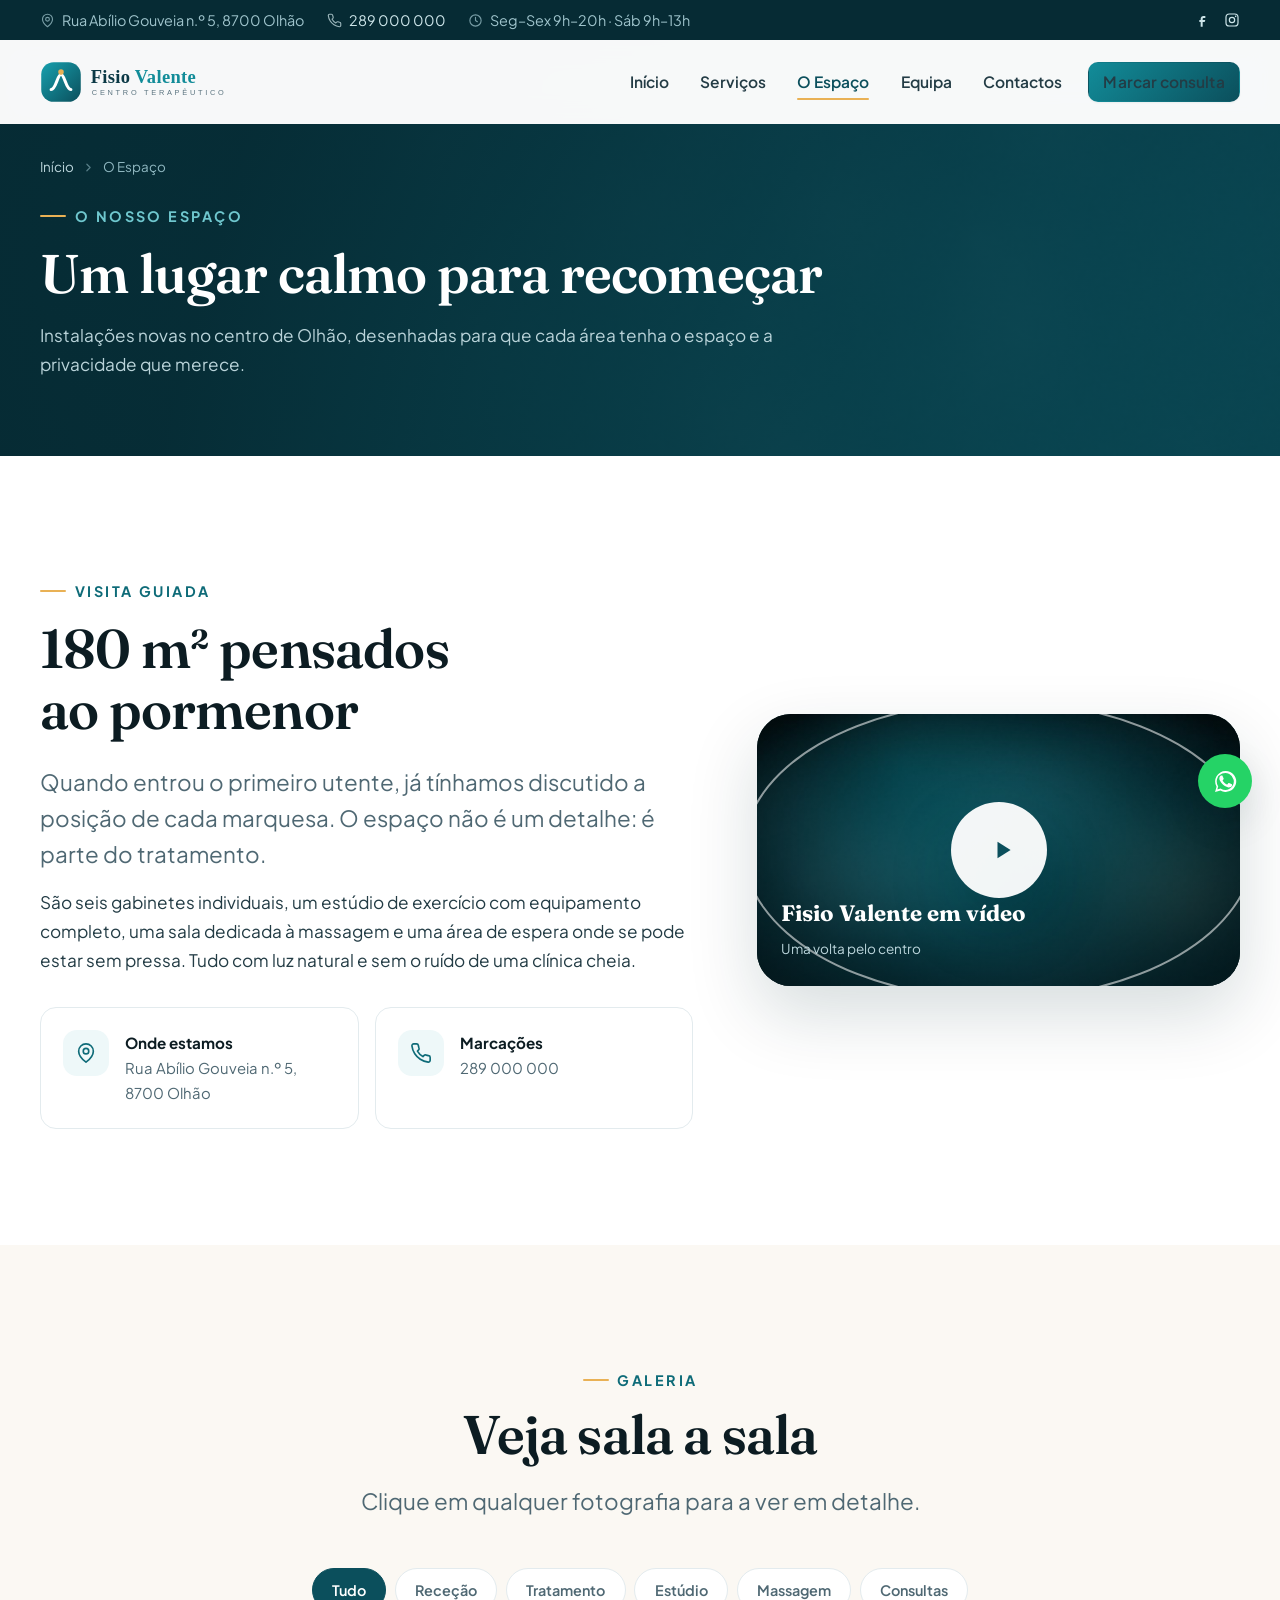
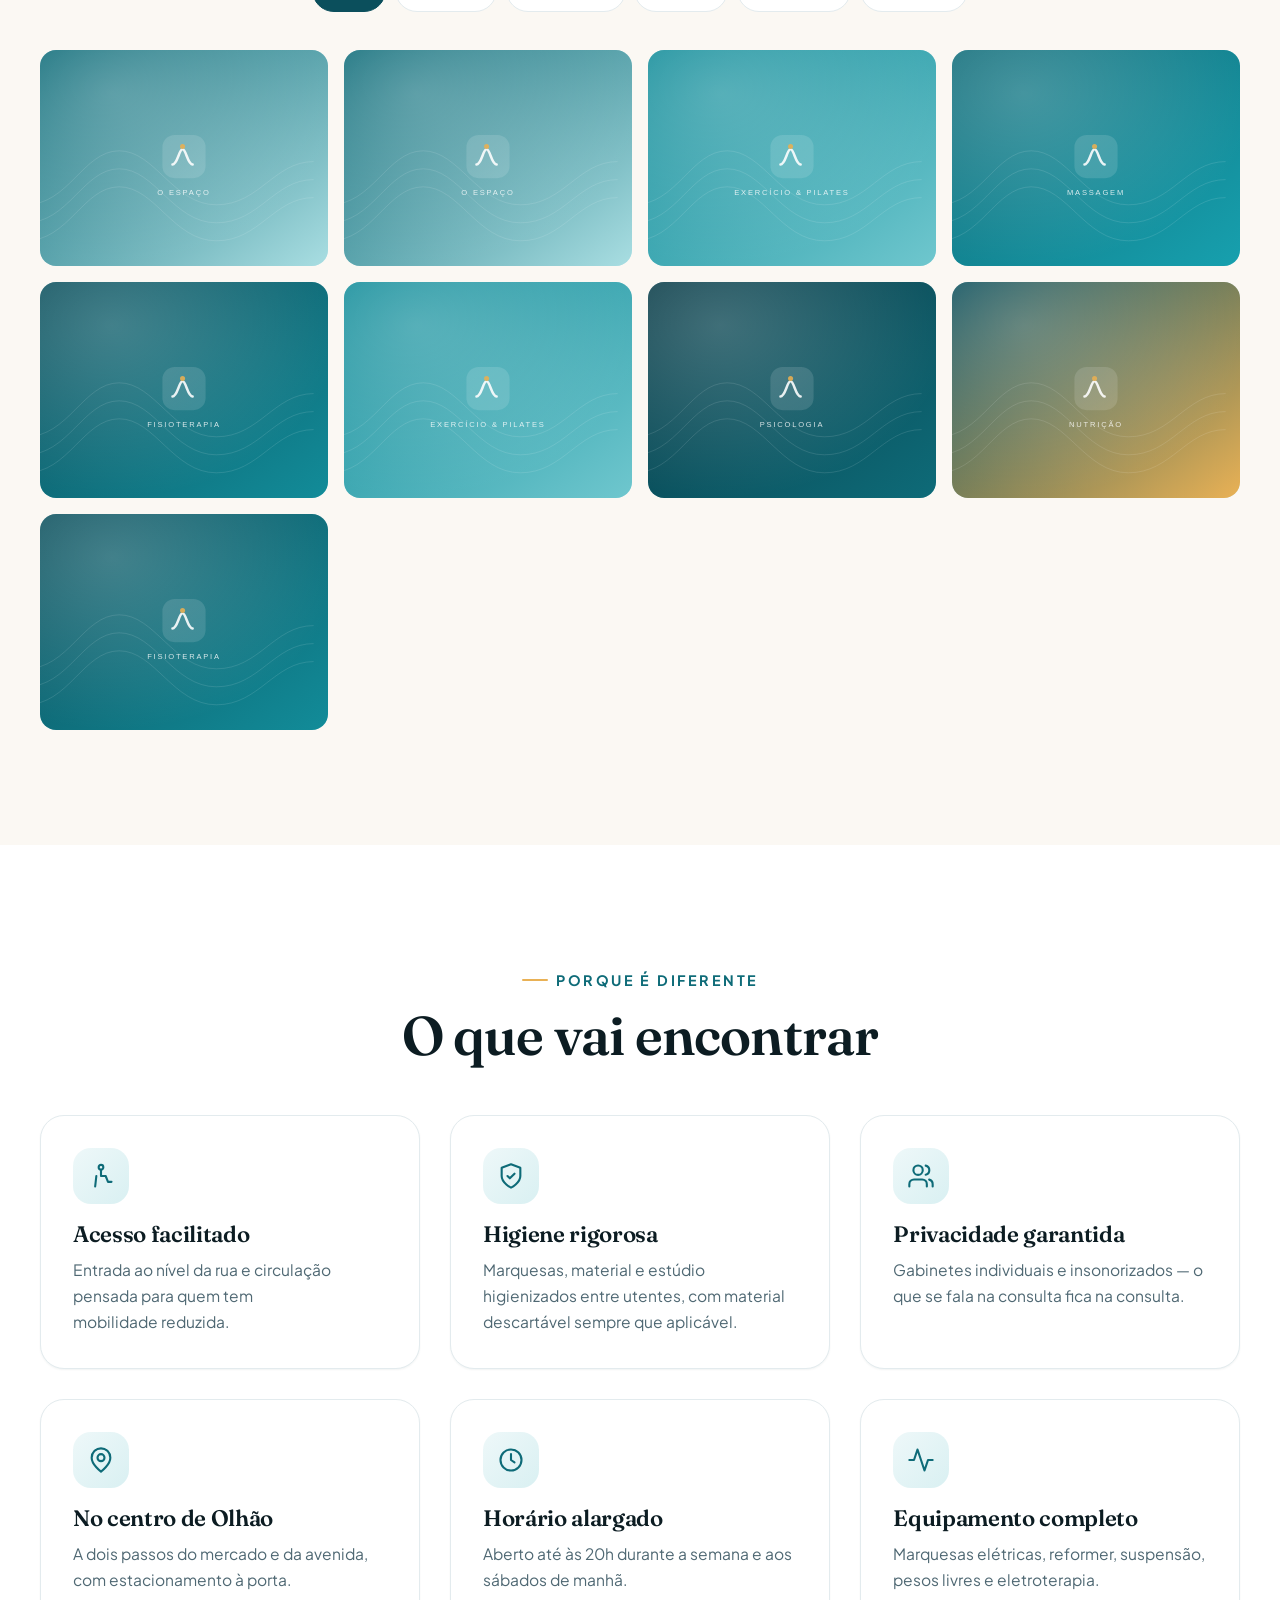
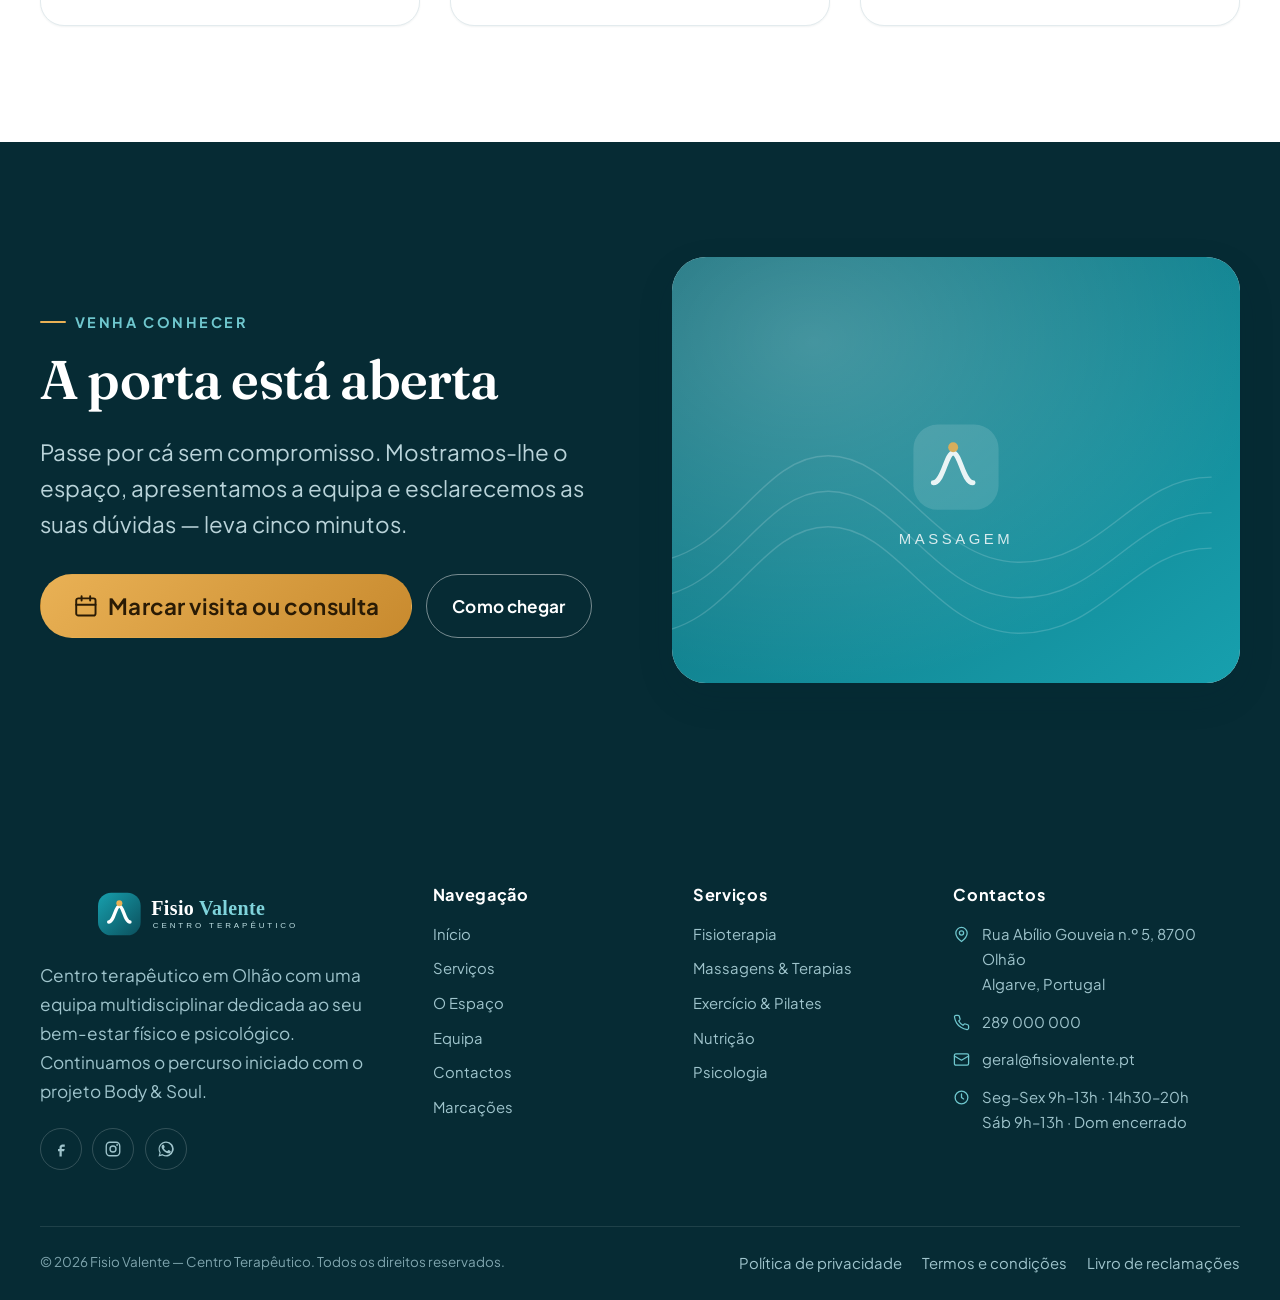
<file: espaco.html>
<!doctype html>
<html lang="pt-PT">
<head>
<meta charset="utf-8">
<meta name="viewport" content="width=device-width, initial-scale=1">
<title>O Espaço — Fisio Valente | Centro terapêutico em Olhão</title>
<meta name="description" content="Conheça as instalações da Fisio Valente em Olhão: gabinetes individuais, estúdio de exercício e Pilates, sala de massagem e área de relaxamento. Galeria de fotografias e visita em vídeo.">
<meta name="theme-color" content="#0B4F5C">
<link rel="icon" href="assets/img/favicon.svg" type="image/svg+xml">
<link rel="apple-touch-icon" href="assets/img/mark.svg">
<meta property="og:type" content="website">
<meta property="og:site_name" content="Fisio Valente">
<meta property="og:locale" content="pt_PT">
<meta property="og:title" content="O Espaço — Fisio Valente | Centro terapêutico em Olhão">
<meta property="og:description" content="Conheça as instalações da Fisio Valente em Olhão: gabinetes individuais, estúdio de exercício e Pilates, sala de massagem e área de relaxamento. Galeria de fotografias e visita em vídeo.">
<meta property="og:image" content="https://fisiovalente.pt/assets/media/og-image.jpg">
<meta property="og:url" content="https://fisiovalente.pt/espaco.html">
<meta name="twitter:card" content="summary_large_image">
<link rel="canonical" href="https://fisiovalente.pt/espaco.html">
<link rel="preconnect" href="https://fonts.googleapis.com">
<link rel="preconnect" href="https://fonts.gstatic.com" crossorigin>
<link href="https://fonts.googleapis.com/css2?family=Fraunces:opsz,wght@9..144,400;9..144,500;9..144,600;9..144,700&family=Plus+Jakarta+Sans:wght@400;500;600;700&display=swap" rel="stylesheet">
<link rel="stylesheet" href="assets/css/styles.css">
<noscript><style>[data-reveal]{opacity:1!important;transform:none!important}</style></noscript>
</head>
<body>
<a class="skip-link" href="#main">Saltar para o conteúdo principal</a>
<header class="site-header">
  <div class="site-header__top">
    <div class="container">
      <div class="topbar-info">
        <span><svg viewBox="0 0 24 24" fill="none" stroke="currentColor" stroke-width="1.8" stroke-linecap="round" stroke-linejoin="round"><path d="M20 10c0 6-8 12-8 12s-8-6-8-12a8 8 0 0 1 16 0Z"/><circle cx="12" cy="10" r="3"/></svg>Rua Abílio Gouveia n.º 5, 8700 Olhão</span>
        <a href="tel:+351289000000"><svg viewBox="0 0 24 24" fill="none" stroke="currentColor" stroke-width="1.8" stroke-linecap="round" stroke-linejoin="round"><path d="M22 16.9v3a2 2 0 0 1-2.2 2 19.8 19.8 0 0 1-8.6-3.1 19.5 19.5 0 0 1-6-6A19.8 19.8 0 0 1 2.1 4.2 2 2 0 0 1 4.1 2h3a2 2 0 0 1 2 1.7c.1 1 .4 1.9.7 2.8a2 2 0 0 1-.4 2.1L8.1 9.9a16 16 0 0 0 6 6l1.3-1.3a2 2 0 0 1 2.1-.5c.9.4 1.8.6 2.8.8a2 2 0 0 1 1.7 2Z"/></svg>289 000 000</a>
        <span><svg viewBox="0 0 24 24" fill="none" stroke="currentColor" stroke-width="1.8" stroke-linecap="round" stroke-linejoin="round"><circle cx="12" cy="12" r="9"/><path d="M12 7v5l3 2"/></svg>Seg–Sex 9h–20h · Sáb 9h–13h</span>
      </div>
      <div class="topbar-social">
        <a href="https://www.facebook.com/" aria-label="Facebook da Fisio Valente" rel="noopener"><svg viewBox="0 0 24 24" fill="currentColor"><path d="M14 9h3V6h-3c-2.2 0-4 1.8-4 4v2H8v3h2v7h3v-7h3l1-3h-4v-2c0-.6.4-1 1-1Z"/></svg></a>
        <a href="https://www.instagram.com/" aria-label="Instagram da Fisio Valente" rel="noopener"><svg viewBox="0 0 24 24" fill="none" stroke="currentColor" stroke-width="1.8"><rect x="3" y="3" width="18" height="18" rx="5"/><circle cx="12" cy="12" r="4"/><circle cx="17.5" cy="6.5" r="1.2" fill="currentColor" stroke="none"/></svg></a>
      </div>
    </div>
  </div>
  <div class="navbar">
    <div class="container">
      <a class="brand" href="index.html" aria-label="Fisio Valente — página inicial">
        <img src="assets/img/logo.svg" alt="Fisio Valente — Centro Terapêutico" width="340" height="84">
      </a>
      <nav class="nav" id="primary-nav" aria-label="Navegação principal">
      <a href="index.html">Início</a>
      <a href="servicos.html">Serviços</a>
      <a href="espaco.html" aria-current="page">O Espaço</a>
      <a href="equipa.html">Equipa</a>
      <a href="contactos.html">Contactos</a>
        <span class="nav-cta"><a class="btn btn--primary btn--sm" href="reservas.html">Marcar consulta</a></span>
      </nav>
      <button class="nav-toggle" type="button" aria-expanded="false" aria-controls="primary-nav" aria-label="Abrir menu">
        <span></span>
      </button>
    </div>
  </div>
</header>
<main id="main">

  <section class="page-hero">
    <div class="page-hero__media"><img src="https://images.unsplash.com/photo-1519494026892-80bbd2d6fd0d?auto=format&fit=crop&w=900&q=80" data-fallback="assets/media/texture-dark.jpg" alt="Receção do centro terapêutico" loading="eager" decoding="async"></div>
    <div class="container">
      <nav class="breadcrumbs" aria-label="Migalhas de pão"><a href="index.html">Início</a><svg viewBox="0 0 24 24" fill="none" stroke="currentColor" stroke-width="2.2" stroke-linecap="round" stroke-linejoin="round"><path d="M9 6l6 6-6 6"/></svg><span>O Espaço</span></nav>
      <span class="eyebrow" style="color:var(--brand-300)">O nosso espaço</span>
      <h1 class="mt-4">Um lugar calmo para recomeçar</h1>
      <p>Instalações novas no centro de Olhão, desenhadas para que cada área tenha o espaço e a privacidade que merece.</p>
    </div>
  </section>

  <section class="section">
    <div class="container split split--wide-left">
      <div data-reveal>
        <span class="eyebrow">Visita guiada</span>
        <h2 class="mt-4">180 m² pensados ao pormenor</h2>
        <p class="lead mt-6">
          Quando entrou o primeiro utente, já tínhamos discutido a posição de cada marquesa. O espaço não é um detalhe:
          é parte do tratamento.
        </p>
        <p class="mt-4">
          São seis gabinetes individuais, um estúdio de exercício com equipamento completo, uma sala dedicada à massagem
          e uma área de espera onde se pode estar sem pressa. Tudo com luz natural e sem o ruído de uma clínica cheia.
        </p>
        <div class="grid grid-2 mt-8" style="gap:1rem">
          <div class="contact-card"><span class="contact-card__icon"><svg viewBox="0 0 24 24" fill="none" stroke="currentColor" stroke-width="1.8" stroke-linecap="round" stroke-linejoin="round"><path d="M20 10c0 6-8 12-8 12s-8-6-8-12a8 8 0 0 1 16 0Z"/><circle cx="12" cy="10" r="3"/></svg></span><div><strong>Onde estamos</strong><p>Rua Abílio Gouveia n.º 5, 8700 Olhão</p></div></div>
          <div class="contact-card"><span class="contact-card__icon"><svg viewBox="0 0 24 24" fill="none" stroke="currentColor" stroke-width="1.8" stroke-linecap="round" stroke-linejoin="round"><path d="M22 16.9v3a2 2 0 0 1-2.2 2 19.8 19.8 0 0 1-8.6-3.1 19.5 19.5 0 0 1-6-6A19.8 19.8 0 0 1 2.1 4.2 2 2 0 0 1 4.1 2h3a2 2 0 0 1 2 1.7c.1 1 .4 1.9.7 2.8a2 2 0 0 1-.4 2.1L8.1 9.9a16 16 0 0 0 6 6l1.3-1.3a2 2 0 0 1 2.1-.5c.9.4 1.8.6 2.8.8a2 2 0 0 1 1.7 2Z"/></svg></span><div><strong>Marcações</strong><p><a href="tel:+351289000000">289 000 000</a></p></div></div>
        </div>
      </div>
      <div class="video-panel" data-video-panel data-reveal data-delay="2">
        <video preload="none" poster="assets/media/ambient-space-poster.jpg" playsinline loop muted>
          <source src="assets/media/ambient-space.mp4" type="video/mp4">
        </video>
        <div class="video-panel__overlay">
          <button class="play-btn" type="button" aria-label="Reproduzir vídeo de apresentação do espaço"><svg viewBox="0 0 24 24" fill="currentColor"><path d="M8 5v14l11-7z"/></svg></button>
        </div>
        <div class="video-panel__label"><strong>Fisio Valente em vídeo</strong><span>Uma volta pelo centro</span></div>
      </div>
    </div>
  </section>

  <section class="section section--sand">
    <div class="container">
      <div class="section-head section-head--center" data-reveal>
        <span class="eyebrow">Galeria</span>
        <h2>Veja sala a sala</h2>
        <p class="lead">Clique em qualquer fotografia para a ver em detalhe.</p>
      </div>
      <div class="gallery-filters mt-12" role="group" aria-label="Filtrar galeria">
        <button type="button" data-filter="todos" aria-pressed="true" class="is-active">Tudo</button>
        <button type="button" data-filter="receção" aria-pressed="false">Receção</button>
        <button type="button" data-filter="tratamento" aria-pressed="false">Tratamento</button>
        <button type="button" data-filter="estudio" aria-pressed="false">Estúdio</button>
        <button type="button" data-filter="massagem" aria-pressed="false">Massagem</button>
        <button type="button" data-filter="consulta" aria-pressed="false">Consultas</button>
      </div>
      <div class="gallery">
        <button class="gallery__item" type="button" data-category="receção" data-lightbox="https://images.unsplash.com/photo-1519494026892-80bbd2d6fd0d?auto=format&fit=crop&w=900&q=80"
          data-fallback-full="assets/img/ph-espaco.svg" data-caption="Receção e sala de espera" data-reveal data-delay="0">
          <img src="https://images.unsplash.com/photo-1519494026892-80bbd2d6fd0d?auto=format&fit=crop&w=900&q=80" data-fallback="assets/img/ph-espaco.svg" alt="Receção do centro terapêutico" loading="lazy" decoding="async">
          <figcaption>Receção e sala de espera</figcaption>
        </button>
        <button class="gallery__item" type="button" data-category="tratamento" data-lightbox="https://images.unsplash.com/photo-1600334129128-685c5582fd35?auto=format&fit=crop&w=900&q=80"
          data-fallback-full="assets/img/ph-espaco.svg" data-caption="Gabinete de tratamento individual" data-reveal data-delay="1">
          <img src="https://images.unsplash.com/photo-1600334129128-685c5582fd35?auto=format&fit=crop&w=900&q=80" data-fallback="assets/img/ph-espaco.svg" alt="Gabinete de tratamento individual" loading="lazy" decoding="async">
          <figcaption>Gabinete de tratamento individual</figcaption>
        </button>
        <button class="gallery__item" type="button" data-category="estudio" data-lightbox="https://images.unsplash.com/photo-1571019613454-1cb2f99b2d8b?auto=format&fit=crop&w=900&q=80"
          data-fallback-full="assets/img/ph-pilates.svg" data-caption="Estúdio de exercício e Pilates" data-reveal data-delay="2">
          <img src="https://images.unsplash.com/photo-1571019613454-1cb2f99b2d8b?auto=format&fit=crop&w=900&q=80" data-fallback="assets/img/ph-pilates.svg" alt="Estúdio de exercício e Pilates" loading="lazy" decoding="async">
          <figcaption>Estúdio de exercício e Pilates</figcaption>
        </button>
        <button class="gallery__item" type="button" data-category="massagem" data-lightbox="https://images.unsplash.com/photo-1540555700478-4be289fbecef?auto=format&fit=crop&w=900&q=80"
          data-fallback-full="assets/img/ph-massagem.svg" data-caption="Sala de massagem e relaxamento" data-reveal data-delay="3">
          <img src="https://images.unsplash.com/photo-1540555700478-4be289fbecef?auto=format&fit=crop&w=900&q=80" data-fallback="assets/img/ph-massagem.svg" alt="Sala de massagem e relaxamento" loading="lazy" decoding="async">
          <figcaption>Sala de massagem e relaxamento</figcaption>
        </button>
        <button class="gallery__item" type="button" data-category="tratamento" data-lightbox="https://images.unsplash.com/photo-1518611012118-696072aa579a?auto=format&fit=crop&w=900&q=80"
          data-fallback-full="assets/img/ph-fisioterapia.svg" data-caption="Área de reabilitação e equipamento" data-reveal data-delay="0">
          <img src="https://images.unsplash.com/photo-1518611012118-696072aa579a?auto=format&fit=crop&w=900&q=80" data-fallback="assets/img/ph-fisioterapia.svg" alt="Área de reabilitação e equipamento" loading="lazy" decoding="async">
          <figcaption>Área de reabilitação e equipamento</figcaption>
        </button>
        <button class="gallery__item" type="button" data-category="estudio" data-lightbox="https://images.unsplash.com/photo-1512290923902-8a9f81dc236c?auto=format&fit=crop&w=900&q=80"
          data-fallback-full="assets/img/ph-pilates.svg" data-caption="Aula de Pilates clínico" data-reveal data-delay="1">
          <img src="https://images.unsplash.com/photo-1512290923902-8a9f81dc236c?auto=format&fit=crop&w=900&q=80" data-fallback="assets/img/ph-pilates.svg" alt="Aula de Pilates clínico" loading="lazy" decoding="async">
          <figcaption>Aula de Pilates clínico</figcaption>
        </button>
        <button class="gallery__item" type="button" data-category="consulta" data-lightbox="https://images.unsplash.com/photo-1506126613408-eca07ce68773?auto=format&fit=crop&w=900&q=80"
          data-fallback-full="assets/img/ph-psicologia.svg" data-caption="Gabinete de consulta" data-reveal data-delay="2">
          <img src="https://images.unsplash.com/photo-1506126613408-eca07ce68773?auto=format&fit=crop&w=900&q=80" data-fallback="assets/img/ph-psicologia.svg" alt="Espaço de consulta tranquilo" loading="lazy" decoding="async">
          <figcaption>Gabinete de consulta</figcaption>
        </button>
        <button class="gallery__item" type="button" data-category="consulta" data-lightbox="https://images.unsplash.com/photo-1490645935967-10de6ba17061?auto=format&fit=crop&w=900&q=80"
          data-fallback-full="assets/img/ph-nutricao.svg" data-caption="Gabinete de nutrição" data-reveal data-delay="3">
          <img src="https://images.unsplash.com/photo-1490645935967-10de6ba17061?auto=format&fit=crop&w=900&q=80" data-fallback="assets/img/ph-nutricao.svg" alt="Gabinete de nutrição" loading="lazy" decoding="async">
          <figcaption>Gabinete de nutrição</figcaption>
        </button>
        <button class="gallery__item" type="button" data-category="estudio" data-lightbox="https://images.unsplash.com/photo-1599058917212-d750089bc07e?auto=format&fit=crop&w=900&q=80"
          data-fallback-full="assets/img/ph-fisioterapia.svg" data-caption="Treino funcional acompanhado" data-reveal data-delay="0">
          <img src="https://images.unsplash.com/photo-1599058917212-d750089bc07e?auto=format&fit=crop&w=900&q=80" data-fallback="assets/img/ph-fisioterapia.svg" alt="Treino funcional acompanhado" loading="lazy" decoding="async">
          <figcaption>Treino funcional acompanhado</figcaption>
        </button>
      </div>
    </div>
  </section>

  <section class="section">
    <div class="container">
      <div class="section-head section-head--center" data-reveal>
        <span class="eyebrow">Porque é diferente</span>
        <h2>O que vai encontrar</h2>
      </div>
      <div class="grid grid-3 mt-12">
        <article class="card" data-reveal data-delay="0">
          <div class="card__icon"><svg viewBox="0 0 24 24" fill="none" stroke="currentColor" stroke-width="1.8" stroke-linecap="round" stroke-linejoin="round"><circle cx="12" cy="4.5" r="2"/><path d="M12 7v5h4M8 12l-1 9M16 12l2 5h3"/></svg></div>
          <h3>Acesso facilitado</h3>
          <p>Entrada ao nível da rua e circulação pensada para quem tem mobilidade reduzida.</p>
        </article>
        <article class="card" data-reveal data-delay="1">
          <div class="card__icon"><svg viewBox="0 0 24 24" fill="none" stroke="currentColor" stroke-width="1.8" stroke-linecap="round" stroke-linejoin="round"><path d="M12 22s8-4 8-10V5l-8-3-8 3v7c0 6 8 10 8 10Z"/><path d="m9 12 2 2 4-4"/></svg></div>
          <h3>Higiene rigorosa</h3>
          <p>Marquesas, material e estúdio higienizados entre utentes, com material descartável sempre que aplicável.</p>
        </article>
        <article class="card" data-reveal data-delay="2">
          <div class="card__icon"><svg viewBox="0 0 24 24" fill="none" stroke="currentColor" stroke-width="1.8" stroke-linecap="round" stroke-linejoin="round"><path d="M17 21v-2a4 4 0 0 0-4-4H6a4 4 0 0 0-4 4v2"/><circle cx="9.5" cy="7" r="4"/><path d="M22 21v-2a4 4 0 0 0-3-3.9M16 3.1a4 4 0 0 1 0 7.8"/></svg></div>
          <h3>Privacidade garantida</h3>
          <p>Gabinetes individuais e insonorizados — o que se fala na consulta fica na consulta.</p>
        </article>
        <article class="card" data-reveal data-delay="0">
          <div class="card__icon"><svg viewBox="0 0 24 24" fill="none" stroke="currentColor" stroke-width="1.8" stroke-linecap="round" stroke-linejoin="round"><path d="M20 10c0 6-8 12-8 12s-8-6-8-12a8 8 0 0 1 16 0Z"/><circle cx="12" cy="10" r="3"/></svg></div>
          <h3>No centro de Olhão</h3>
          <p>A dois passos do mercado e da avenida, com estacionamento à porta.</p>
        </article>
        <article class="card" data-reveal data-delay="1">
          <div class="card__icon"><svg viewBox="0 0 24 24" fill="none" stroke="currentColor" stroke-width="1.8" stroke-linecap="round" stroke-linejoin="round"><circle cx="12" cy="12" r="9"/><path d="M12 7v5l3 2"/></svg></div>
          <h3>Horário alargado</h3>
          <p>Aberto até às 20h durante a semana e aos sábados de manhã.</p>
        </article>
        <article class="card" data-reveal data-delay="2">
          <div class="card__icon"><svg viewBox="0 0 24 24" fill="none" stroke="currentColor" stroke-width="1.8" stroke-linecap="round" stroke-linejoin="round"><path d="M22 12h-4l-3 9L9 3l-3 9H2"/></svg></div>
          <h3>Equipamento completo</h3>
          <p>Marquesas elétricas, reformer, suspensão, pesos livres e eletroterapia.</p>
        </article>
      </div>
    </div>
  </section>

  <section class="section section--dark">
    <div class="container split">
      <div data-reveal>
        <span class="eyebrow">Venha conhecer</span>
        <h2 class="mt-4">A porta está aberta</h2>
        <p class="lead mt-6">Passe por cá sem compromisso. Mostramos-lhe o espaço, apresentamos a equipa e esclarecemos as suas dúvidas — leva cinco minutos.</p>
        <div class="btn-row mt-8">
          <a class="btn btn--accent btn--lg" href="reservas.html"><svg viewBox="0 0 24 24" fill="none" stroke="currentColor" stroke-width="1.8" stroke-linecap="round" stroke-linejoin="round"><rect x="3" y="5" width="18" height="16" rx="2"/><path d="M16 3v4M8 3v4M3 11h18"/></svg> Marcar visita ou consulta</a>
          <a class="btn btn--outline-light" href="contactos.html">Como chegar</a>
        </div>
      </div>
      <div class="figure" data-reveal data-delay="2"><img src="https://images.unsplash.com/photo-1540555700478-4be289fbecef?auto=format&fit=crop&w=900&q=80" data-fallback="assets/img/ph-massagem.svg" alt="Sala de massagem e relaxamento" loading="lazy" decoding="async"></div>
    </div>
  </section>

</main>
<footer class="site-footer">
  <div class="container">
    <div class="footer-grid">
      <div class="footer-brand">
        <img src="assets/img/logo-light.svg" alt="Fisio Valente" width="340" height="84">
        <p>Centro terapêutico em Olhão com uma equipa multidisciplinar dedicada ao seu bem-estar físico e psicológico. Continuamos o percurso iniciado com o projeto Body &amp; Soul.</p>
        <div class="social">
          <a href="https://www.facebook.com/" aria-label="Facebook" rel="noopener"><svg viewBox="0 0 24 24" fill="currentColor"><path d="M14 9h3V6h-3c-2.2 0-4 1.8-4 4v2H8v3h2v7h3v-7h3l1-3h-4v-2c0-.6.4-1 1-1Z"/></svg></a>
          <a href="https://www.instagram.com/" aria-label="Instagram" rel="noopener"><svg viewBox="0 0 24 24" fill="none" stroke="currentColor" stroke-width="1.8"><rect x="3" y="3" width="18" height="18" rx="5"/><circle cx="12" cy="12" r="4"/><circle cx="17.5" cy="6.5" r="1.2" fill="currentColor" stroke="none"/></svg></a>
          <a href="https://wa.me/351289000000" aria-label="WhatsApp" rel="noopener"><svg viewBox="0 0 24 24" fill="currentColor"><path d="M17.5 14.4c-.3-.2-1.7-.9-2-1-.3-.1-.5-.1-.7.1-.2.3-.7 1-.9 1.2-.2.2-.3.2-.6.1a8 8 0 0 1-2.4-1.5 9 9 0 0 1-1.6-2c-.2-.3 0-.5.1-.6l.5-.6.3-.5v-.5l-1-2.3c-.2-.6-.5-.5-.7-.5h-.6c-.2 0-.5.1-.8.4-.3.3-1 1-1 2.5s1.1 2.9 1.2 3.1c.2.2 2.1 3.3 5.2 4.6.7.3 1.3.5 1.7.6.7.2 1.4.2 1.9.1.6-.1 1.7-.7 2-1.4.2-.7.2-1.3.2-1.4-.1-.1-.3-.2-.6-.3ZM12 2a10 10 0 0 0-8.6 15L2 22l5.2-1.4A10 10 0 1 0 12 2Zm0 18.2c-1.6 0-3.1-.4-4.4-1.2l-.3-.2-3.1.8.8-3-.2-.3A8.2 8.2 0 1 1 12 20.2Z"/></svg></a>
        </div>
      </div>
      <div>
        <h4>Navegação</h4>
        <nav class="footer-links" aria-label="Navegação do rodapé">
          <a href="index.html">Início</a>
          <a href="servicos.html">Serviços</a>
          <a href="espaco.html">O Espaço</a>
          <a href="equipa.html">Equipa</a>
          <a href="contactos.html">Contactos</a>
          <a href="reservas.html">Marcações</a>
        </nav>
      </div>
      <div>
        <h4>Serviços</h4>
        <nav class="footer-links" aria-label="Serviços">
          <a href="servicos.html#fisioterapia">Fisioterapia</a>
          <a href="servicos.html#massagem">Massagens &amp; Terapias</a>
          <a href="servicos.html#exercicio">Exercício &amp; Pilates</a>
          <a href="servicos.html#nutricao">Nutrição</a>
          <a href="servicos.html#psicologia">Psicologia</a>
        </nav>
      </div>
      <div>
        <h4>Contactos</h4>
        <ul class="footer-contact">
          <li><svg viewBox="0 0 24 24" fill="none" stroke="currentColor" stroke-width="1.8" stroke-linecap="round" stroke-linejoin="round"><path d="M20 10c0 6-8 12-8 12s-8-6-8-12a8 8 0 0 1 16 0Z"/><circle cx="12" cy="10" r="3"/></svg><span>Rua Abílio Gouveia n.º 5, 8700 Olhão<br>Algarve, Portugal</span></li>
          <li><svg viewBox="0 0 24 24" fill="none" stroke="currentColor" stroke-width="1.8" stroke-linecap="round" stroke-linejoin="round"><path d="M22 16.9v3a2 2 0 0 1-2.2 2 19.8 19.8 0 0 1-8.6-3.1 19.5 19.5 0 0 1-6-6A19.8 19.8 0 0 1 2.1 4.2 2 2 0 0 1 4.1 2h3a2 2 0 0 1 2 1.7c.1 1 .4 1.9.7 2.8a2 2 0 0 1-.4 2.1L8.1 9.9a16 16 0 0 0 6 6l1.3-1.3a2 2 0 0 1 2.1-.5c.9.4 1.8.6 2.8.8a2 2 0 0 1 1.7 2Z"/></svg><a href="tel:+351289000000">289 000 000</a></li>
          <li><svg viewBox="0 0 24 24" fill="none" stroke="currentColor" stroke-width="1.8" stroke-linecap="round" stroke-linejoin="round"><rect x="2" y="4" width="20" height="16" rx="2"/><path d="m22 7-10 6L2 7"/></svg><a href="mailto:geral@fisiovalente.pt">geral@fisiovalente.pt</a></li>
          <li><svg viewBox="0 0 24 24" fill="none" stroke="currentColor" stroke-width="1.8" stroke-linecap="round" stroke-linejoin="round"><circle cx="12" cy="12" r="9"/><path d="M12 7v5l3 2"/></svg><span>Seg–Sex 9h–13h · 14h30–20h<br>Sáb 9h–13h · Dom encerrado</span></li>
        </ul>
      </div>
    </div>
    <div class="footer-bottom">
      <p>© <span data-year>2026</span> Fisio Valente — Centro Terapêutico. Todos os direitos reservados.</p>
      <nav aria-label="Informação legal">
        <a href="#">Política de privacidade</a>
        <a href="#">Termos e condições</a>
        <a href="https://www.livroreclamacoes.pt/" rel="noopener">Livro de reclamações</a>
      </nav>
    </div>
  </div>
</footer>

<div class="float-actions">
  <a class="float-btn float-btn--wa" href="https://wa.me/351289000000" aria-label="Falar connosco no WhatsApp" rel="noopener"><svg viewBox="0 0 24 24" fill="currentColor"><path d="M17.5 14.4c-.3-.2-1.7-.9-2-1-.3-.1-.5-.1-.7.1-.2.3-.7 1-.9 1.2-.2.2-.3.2-.6.1a8 8 0 0 1-2.4-1.5 9 9 0 0 1-1.6-2c-.2-.3 0-.5.1-.6l.5-.6.3-.5v-.5l-1-2.3c-.2-.6-.5-.5-.7-.5h-.6c-.2 0-.5.1-.8.4-.3.3-1 1-1 2.5s1.1 2.9 1.2 3.1c.2.2 2.1 3.3 5.2 4.6.7.3 1.3.5 1.7.6.7.2 1.4.2 1.9.1.6-.1 1.7-.7 2-1.4.2-.7.2-1.3.2-1.4-.1-.1-.3-.2-.6-.3ZM12 2a10 10 0 0 0-8.6 15L2 22l5.2-1.4A10 10 0 1 0 12 2Zm0 18.2c-1.6 0-3.1-.4-4.4-1.2l-.3-.2-3.1.8.8-3-.2-.3A8.2 8.2 0 1 1 12 20.2Z"/></svg></a>
  <button class="float-btn float-btn--top" type="button" aria-label="Voltar ao topo"><svg viewBox="0 0 24 24" fill="none" stroke="currentColor" stroke-width="2.2" stroke-linecap="round" stroke-linejoin="round"><path d="M12 19V5M5 12l7-7 7 7"/></svg></button>
</div>

<div class="toast" id="toast" role="status" aria-live="polite"><svg viewBox="0 0 24 24" fill="none" stroke="currentColor" stroke-width="2.4" stroke-linecap="round" stroke-linejoin="round"><path d="M20 6L9 17l-5-5"/></svg><span></span></div>

<div class="lightbox" id="lightbox" aria-hidden="true" role="dialog" aria-modal="true" aria-label="Visualizador de imagens">
  <button class="lightbox__close" type="button" aria-label="Fechar">
    <svg viewBox="0 0 24 24" fill="none" stroke="currentColor" stroke-width="2.2" stroke-linecap="round"><path d="M18 6 6 18M6 6l12 12"/></svg>
  </button>
  <button class="lightbox__prev" type="button" aria-label="Anterior">
    <svg viewBox="0 0 24 24" fill="none" stroke="currentColor" stroke-width="2.2" stroke-linecap="round" stroke-linejoin="round"><path d="M15 18l-6-6 6-6"/></svg>
  </button>
  <button class="lightbox__next" type="button" aria-label="Seguinte">
    <svg viewBox="0 0 24 24" fill="none" stroke="currentColor" stroke-width="2.2" stroke-linecap="round" stroke-linejoin="round"><path d="M9 6l6 6-6 6"/></svg>
  </button>
  <figure class="lightbox__figure"><div class="lightbox__media"></div><figcaption></figcaption></figure>
</div>

<script src="assets/js/main.js" defer></script>
</body>
</html>
</file>
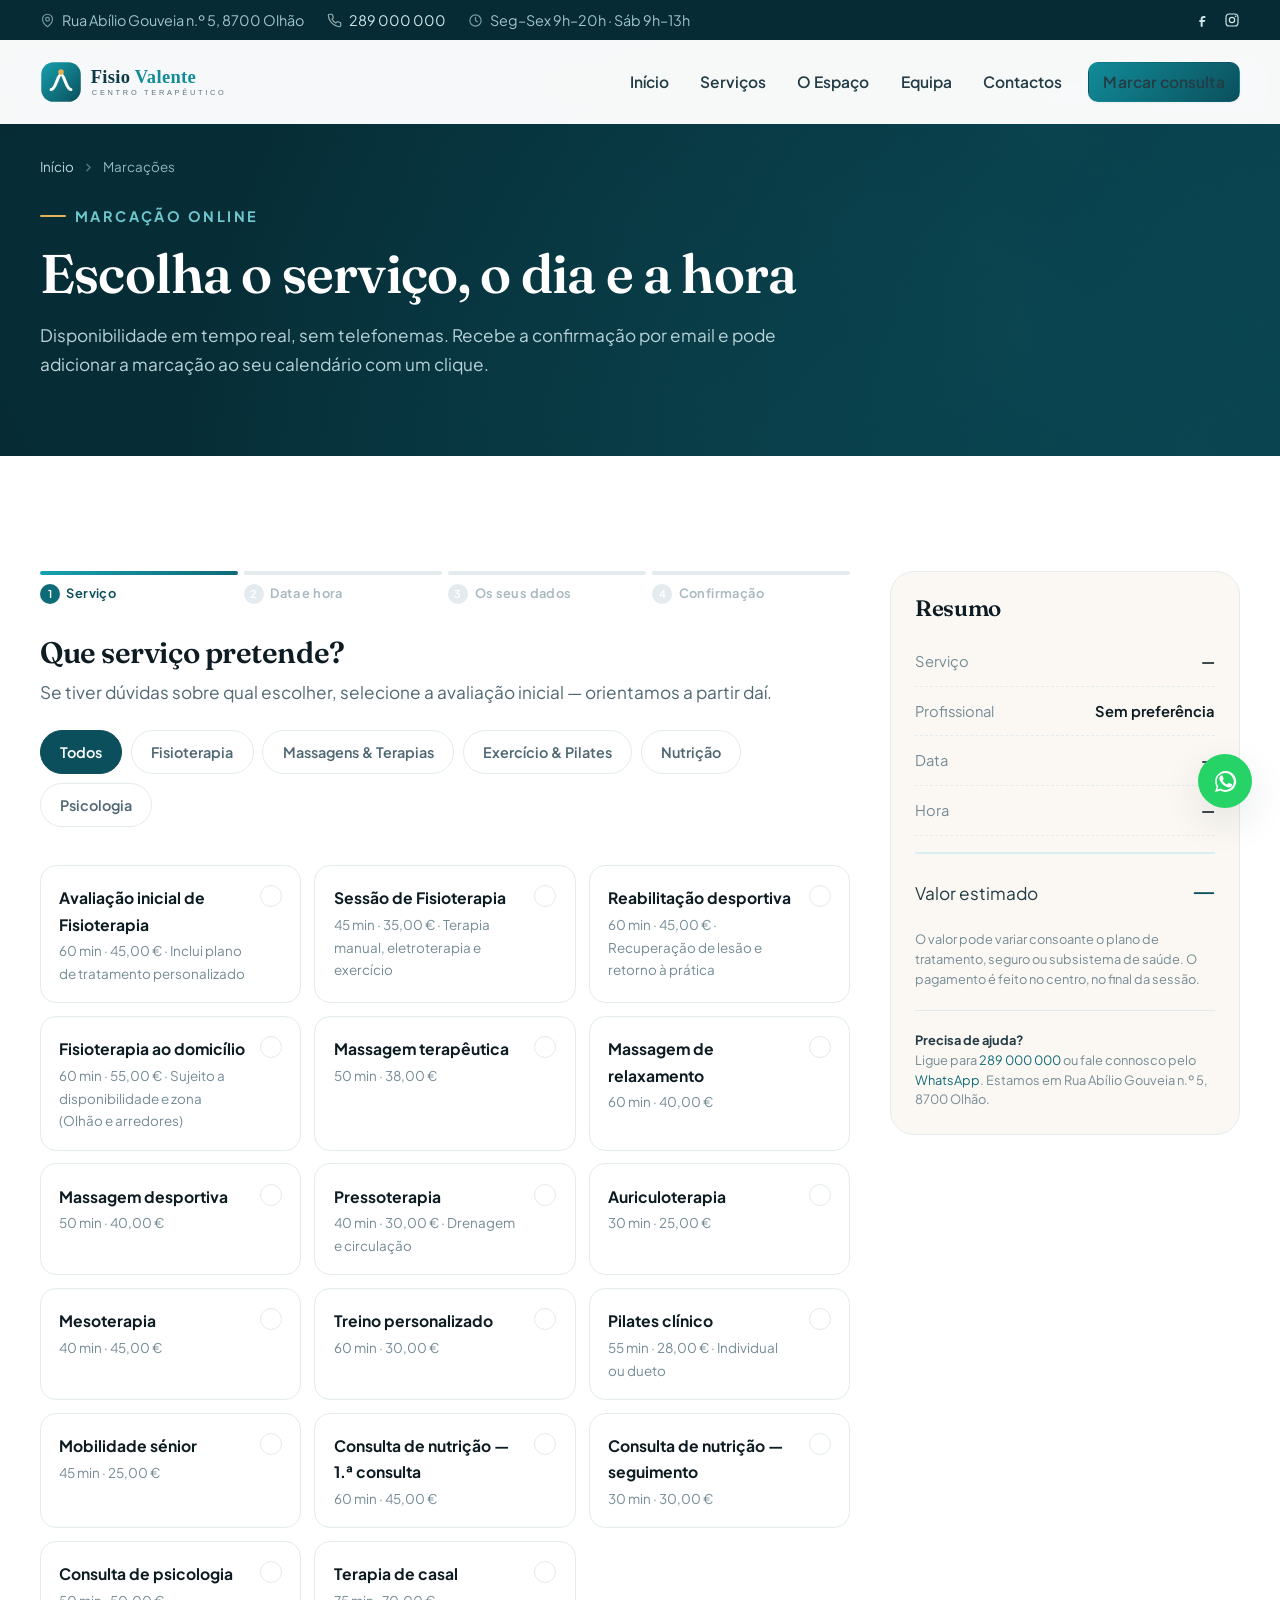
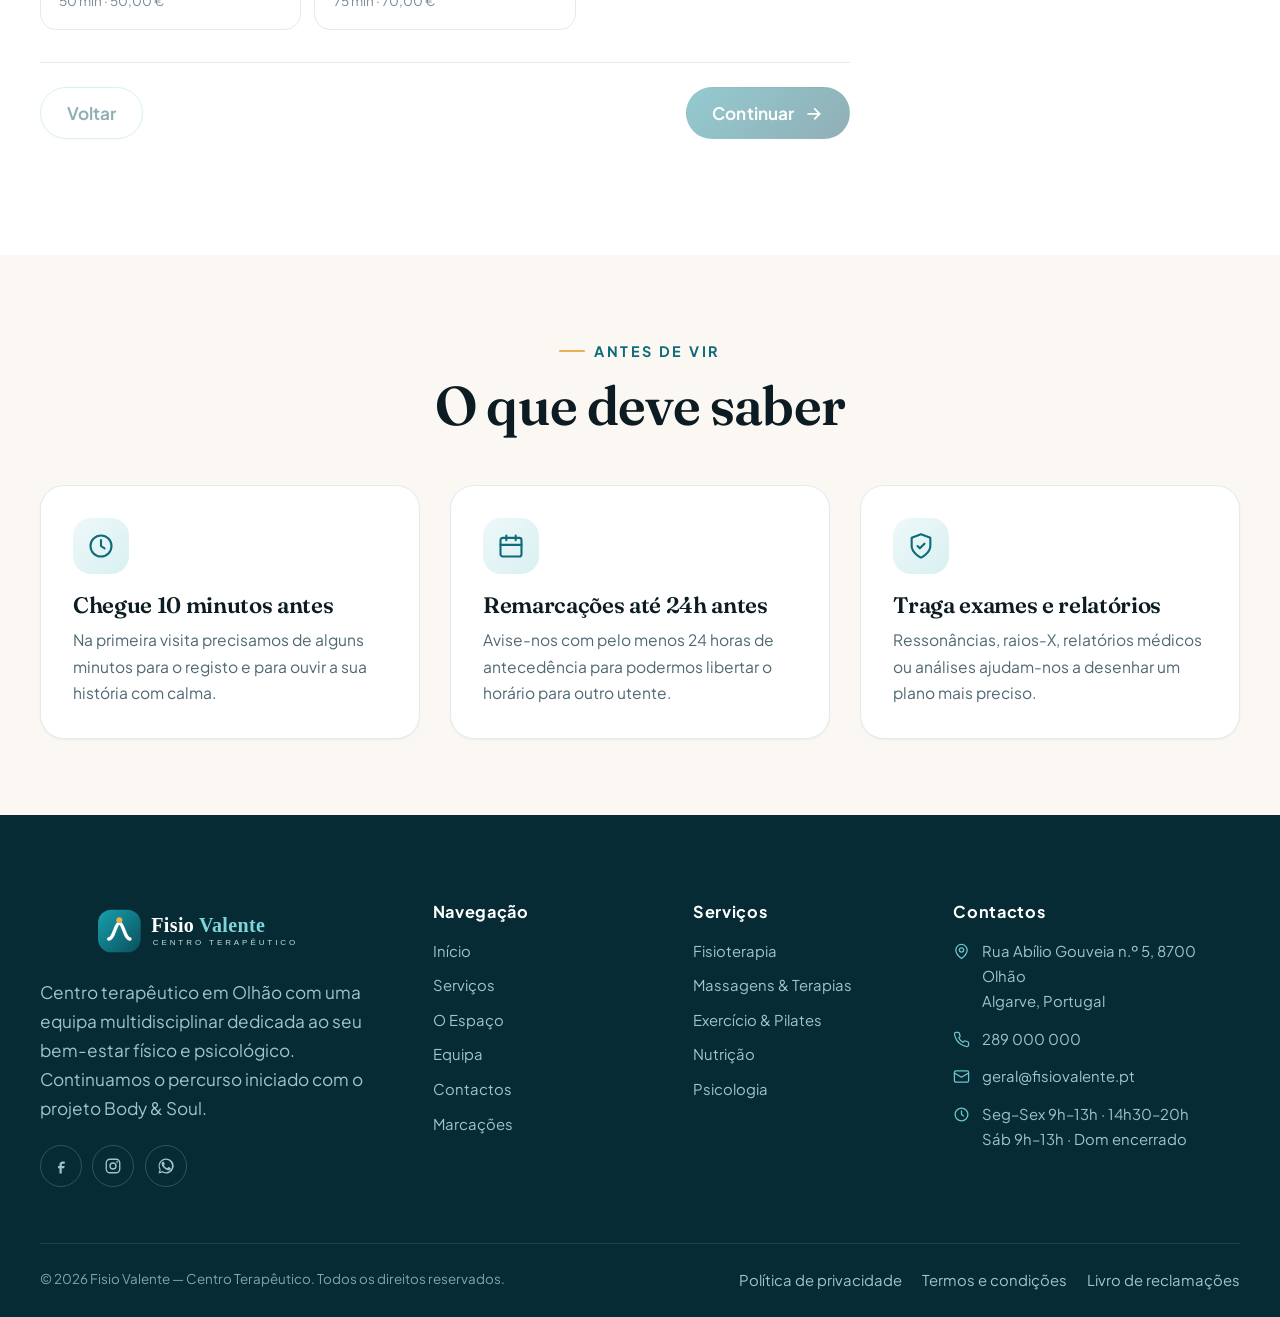
<file: reservas.html>
<!doctype html>
<html lang="pt-PT">
<head>
<meta charset="utf-8">
<meta name="viewport" content="width=device-width, initial-scale=1">
<title>Marcar consulta online — Fisio Valente | Centro Terapêutico em Olhão</title>
<meta name="description" content="Marque online a sua consulta de fisioterapia, massagem, nutrição, psicologia ou exercício clínico na Fisio Valente, em Olhão. Escolha serviço, profissional, dia e hora em menos de dois minutos.">
<meta name="theme-color" content="#0B4F5C">
<link rel="icon" href="assets/img/favicon.svg" type="image/svg+xml">
<link rel="apple-touch-icon" href="assets/img/mark.svg">
<meta property="og:type" content="website">
<meta property="og:site_name" content="Fisio Valente">
<meta property="og:locale" content="pt_PT">
<meta property="og:title" content="Marcar consulta online — Fisio Valente | Centro Terapêutico em Olhão">
<meta property="og:description" content="Marque online a sua consulta de fisioterapia, massagem, nutrição, psicologia ou exercício clínico na Fisio Valente, em Olhão. Escolha serviço, profissional, dia e hora em menos de dois minutos.">
<meta property="og:image" content="https://fisiovalente.pt/assets/media/og-image.jpg">
<meta property="og:url" content="https://fisiovalente.pt/reservas.html">
<meta name="twitter:card" content="summary_large_image">
<link rel="canonical" href="https://fisiovalente.pt/reservas.html">
<link rel="preconnect" href="https://fonts.googleapis.com">
<link rel="preconnect" href="https://fonts.gstatic.com" crossorigin>
<link href="https://fonts.googleapis.com/css2?family=Fraunces:opsz,wght@9..144,400;9..144,500;9..144,600;9..144,700&family=Plus+Jakarta+Sans:wght@400;500;600;700&display=swap" rel="stylesheet">
<link rel="stylesheet" href="assets/css/styles.css">
<noscript><style>[data-reveal]{opacity:1!important;transform:none!important}</style></noscript>
</head>
<body>
<a class="skip-link" href="#main">Saltar para o conteúdo principal</a>
<header class="site-header">
  <div class="site-header__top">
    <div class="container">
      <div class="topbar-info">
        <span><svg viewBox="0 0 24 24" fill="none" stroke="currentColor" stroke-width="1.8" stroke-linecap="round" stroke-linejoin="round"><path d="M20 10c0 6-8 12-8 12s-8-6-8-12a8 8 0 0 1 16 0Z"/><circle cx="12" cy="10" r="3"/></svg>Rua Abílio Gouveia n.º 5, 8700 Olhão</span>
        <a href="tel:+351289000000"><svg viewBox="0 0 24 24" fill="none" stroke="currentColor" stroke-width="1.8" stroke-linecap="round" stroke-linejoin="round"><path d="M22 16.9v3a2 2 0 0 1-2.2 2 19.8 19.8 0 0 1-8.6-3.1 19.5 19.5 0 0 1-6-6A19.8 19.8 0 0 1 2.1 4.2 2 2 0 0 1 4.1 2h3a2 2 0 0 1 2 1.7c.1 1 .4 1.9.7 2.8a2 2 0 0 1-.4 2.1L8.1 9.9a16 16 0 0 0 6 6l1.3-1.3a2 2 0 0 1 2.1-.5c.9.4 1.8.6 2.8.8a2 2 0 0 1 1.7 2Z"/></svg>289 000 000</a>
        <span><svg viewBox="0 0 24 24" fill="none" stroke="currentColor" stroke-width="1.8" stroke-linecap="round" stroke-linejoin="round"><circle cx="12" cy="12" r="9"/><path d="M12 7v5l3 2"/></svg>Seg–Sex 9h–20h · Sáb 9h–13h</span>
      </div>
      <div class="topbar-social">
        <a href="https://www.facebook.com/" aria-label="Facebook da Fisio Valente" rel="noopener"><svg viewBox="0 0 24 24" fill="currentColor"><path d="M14 9h3V6h-3c-2.2 0-4 1.8-4 4v2H8v3h2v7h3v-7h3l1-3h-4v-2c0-.6.4-1 1-1Z"/></svg></a>
        <a href="https://www.instagram.com/" aria-label="Instagram da Fisio Valente" rel="noopener"><svg viewBox="0 0 24 24" fill="none" stroke="currentColor" stroke-width="1.8"><rect x="3" y="3" width="18" height="18" rx="5"/><circle cx="12" cy="12" r="4"/><circle cx="17.5" cy="6.5" r="1.2" fill="currentColor" stroke="none"/></svg></a>
      </div>
    </div>
  </div>
  <div class="navbar">
    <div class="container">
      <a class="brand" href="index.html" aria-label="Fisio Valente — página inicial">
        <img src="assets/img/logo.svg" alt="Fisio Valente — Centro Terapêutico" width="340" height="84">
      </a>
      <nav class="nav" id="primary-nav" aria-label="Navegação principal">
      <a href="index.html">Início</a>
      <a href="servicos.html">Serviços</a>
      <a href="espaco.html">O Espaço</a>
      <a href="equipa.html">Equipa</a>
      <a href="contactos.html">Contactos</a>
        <span class="nav-cta"><a class="btn btn--primary btn--sm" href="reservas.html">Marcar consulta</a></span>
      </nav>
      <button class="nav-toggle" type="button" aria-expanded="false" aria-controls="primary-nav" aria-label="Abrir menu">
        <span></span>
      </button>
    </div>
  </div>
</header>
<main id="main">

  <section class="page-hero">
    <div class="page-hero__media"><img src="https://images.unsplash.com/photo-1600334129128-685c5582fd35?auto=format&fit=crop&w=900&q=80" data-fallback="assets/media/texture-dark.jpg" alt="Sala de tratamento da Fisio Valente em Olhão" loading="eager" decoding="async"></div>
    <div class="container">
      <nav class="breadcrumbs" aria-label="Migalhas de pão">
        <a href="index.html">Início</a><svg viewBox="0 0 24 24" fill="none" stroke="currentColor" stroke-width="2.2" stroke-linecap="round" stroke-linejoin="round"><path d="M9 6l6 6-6 6"/></svg><span>Marcações</span>
      </nav>
      <span class="eyebrow" style="color:var(--brand-300)">Marcação online</span>
      <h1 class="mt-4">Escolha o serviço, o dia e a hora</h1>
      <p>Disponibilidade em tempo real, sem telefonemas. Recebe a confirmação por email e pode adicionar a marcação ao seu calendário com um clique.</p>
    </div>
  </section>

  <section class="section">
    <div class="container">
      <div class="booking" id="booking">

        <!-- ===================== ASSISTENTE ===================== -->
        <div id="wizard">
          <ol class="stepper" aria-label="Progresso da marcação">
            <li class="stepper__item is-current">
              <div class="stepper__bar"><i></i></div>
              <div class="stepper__label"><span class="stepper__num">1</span> Serviço</div>
            </li>
            <li class="stepper__item">
              <div class="stepper__bar"><i></i></div>
              <div class="stepper__label"><span class="stepper__num">2</span> Data e hora</div>
            </li>
            <li class="stepper__item">
              <div class="stepper__bar"><i></i></div>
              <div class="stepper__label"><span class="stepper__num">3</span> Os seus dados</div>
            </li>
            <li class="stepper__item">
              <div class="stepper__bar"><i></i></div>
              <div class="stepper__label"><span class="stepper__num">4</span> Confirmação</div>
            </li>
          </ol>

          <!-- Passo 1 -->
          <section class="wizard-panel is-active" data-step="1" aria-labelledby="step1-title">
            <h2 id="step1-title">Que serviço pretende?</h2>
            <p>Se tiver dúvidas sobre qual escolher, selecione a avaliação inicial — orientamos a partir daí.</p>
            <div class="gallery-filters mt-6" id="service-filters" style="justify-content:flex-start">
              <button type="button" class="is-active" data-cat="todos">Todos</button>
            </div>
            <div class="option-grid" id="service-list"></div>
          </section>

          <!-- Passo 2 -->
          <section class="wizard-panel" data-step="2" aria-labelledby="step2-title">
            <h2 id="step2-title">Profissional, dia e hora</h2>
            <p>Mostramos apenas os horários realmente disponíveis para o serviço escolhido.</p>

            <h3 class="mt-8" style="font-size:var(--step-1)">Profissional</h3>
            <div class="option-grid mt-4" id="pro-list"></div>

            <div class="split mt-8" style="align-items:start;gap:1.75rem">
              <div>
                <h3 style="font-size:var(--step-1)">Escolha o dia</h3>
                <div class="mt-4" id="calendar"></div>
                <p class="form-note mt-4">Dias a cinzento: encerrado ou sem vagas. Aceitamos marcações até 3 meses.</p>
              </div>
              <div>
                <h3 style="font-size:var(--step-1)" id="slots-title">Horários disponíveis</h3>
                <div class="slots mt-4" id="slots"></div>
              </div>
            </div>
          </section>

          <!-- Passo 3 -->
          <section class="wizard-panel" data-step="3" aria-labelledby="step3-title">
            <h2 id="step3-title">Os seus dados</h2>
            <p>Precisamos apenas do essencial para confirmar a marcação.</p>
            <form id="details-form" class="form-grid mt-8" novalidate>
              <div class="field">
                <label for="nome">Nome completo <span class="req" aria-hidden="true">*</span></label>
                <input class="input" type="text" id="nome" name="nome" autocomplete="name" required placeholder="Ex.: Maria Silva">
                <p class="field__error" role="alert"></p>
              </div>
              <div class="field">
                <label for="telefone">Telemóvel <span class="req" aria-hidden="true">*</span></label>
                <input class="input" type="tel" id="telefone" name="telefone" autocomplete="tel" required placeholder="9xx xxx xxx">
                <p class="field__error" role="alert"></p>
              </div>
              <div class="field field--full">
                <label for="email">Email <span class="req" aria-hidden="true">*</span></label>
                <input class="input" type="email" id="email" name="email" autocomplete="email" required placeholder="o.seu@email.pt">
                <p class="field__error" role="alert"></p>
                <p class="field__help">Enviamos para aqui a confirmação e o lembrete da consulta.</p>
              </div>
              <div class="field">
                <label for="primeira">É a sua primeira vez connosco?</label>
                <select class="select" id="primeira" name="primeira">
                  <option value="sim">Sim, é a primeira vez</option>
                  <option value="nao">Não, já sou utente</option>
                </select>
              </div>
              <div class="field">
                <label for="seguro">Seguro ou subsistema de saúde</label>
                <select class="select" id="seguro" name="seguro">
                  <option value="particular">Particular</option>
                  <option value="multicare">Multicare</option>
                  <option value="medis">Médis</option>
                  <option value="adse">ADSE</option>
                  <option value="allianz">Allianz</option>
                  <option value="outro">Outro / a confirmar</option>
                </select>
              </div>
              <div class="field field--full">
                <label for="notas">Motivo da consulta ou notas para a equipa</label>
                <textarea class="textarea" id="notas" name="notas" placeholder="Ex.: dor lombar há 3 semanas, agravada ao fim do dia. Tenho ressonância de maio."></textarea>
                <p class="field__help">Opcional, mas ajuda-nos a preparar a sessão. Não partilhe dados clínicos sensíveis que prefira reservar para a consulta.</p>
              </div>
            </form>
          </section>

          <!-- Passo 4 -->
          <section class="wizard-panel" data-step="4" aria-labelledby="step4-title">
            <h2 id="step4-title">Confirme a sua marcação</h2>
            <p>Verifique os dados antes de confirmar. Recebe resposta da nossa equipa no mesmo dia útil.</p>
            <dl class="mt-8" id="review-list"></dl>
            <label class="checkbox mt-8">
              <input type="checkbox" id="consent" required>
              <span>Autorizo a Fisio Valente a tratar os meus dados para efeitos de agendamento e contacto, nos termos da
              <a href="#">política de privacidade</a>. <span class="req" aria-hidden="true">*</span></span>
            </label>
            <label class="checkbox mt-4">
              <input type="checkbox" id="lembretes" checked>
              <span>Quero receber um lembrete por email 24 horas antes da consulta.</span>
            </label>
          </section>

          <div class="wizard-actions">
            <button class="btn btn--ghost" type="button" id="wizard-back" disabled>Voltar</button>
            <button class="btn btn--primary" type="button" id="wizard-next" disabled>Continuar <svg viewBox="0 0 24 24" fill="none" stroke="currentColor" stroke-width="2.2" stroke-linecap="round" stroke-linejoin="round"><path d="M5 12h14M13 6l6 6-6 6"/></svg></button>
          </div>
        </div>

        <!-- ===================== CONFIRMADO ===================== -->
        <div class="booking-success" id="booking-done" hidden>
          <div class="booking-success__icon"><svg viewBox="0 0 24 24" fill="none" stroke="currentColor" stroke-width="2.4" stroke-linecap="round" stroke-linejoin="round"><path d="M20 6L9 17l-5-5"/></svg></div>
          <h2>Pedido de marcação enviado!</h2>
          <p class="lead mt-4" id="done-text"></p>
          <p class="booking-ref" id="done-ref"></p>
          <p class="form-note mt-6">Guarde esta referência. A confirmação definitiva chega por email ou telefone no mesmo dia útil.</p>
          <div class="btn-row btn-row--center mt-8">
            <a class="btn btn--primary" id="done-ics" href="#" download><svg viewBox="0 0 24 24" fill="none" stroke="currentColor" stroke-width="2" stroke-linecap="round" stroke-linejoin="round"><path d="M12 3v12M7 11l5 5 5-5M4 21h16"/></svg> Adicionar ao calendário</a>
            <a class="btn btn--ghost" id="done-wa" href="#" rel="noopener"><svg viewBox="0 0 24 24" fill="currentColor"><path d="M17.5 14.4c-.3-.2-1.7-.9-2-1-.3-.1-.5-.1-.7.1-.2.3-.7 1-.9 1.2-.2.2-.3.2-.6.1a8 8 0 0 1-2.4-1.5 9 9 0 0 1-1.6-2c-.2-.3 0-.5.1-.6l.5-.6.3-.5v-.5l-1-2.3c-.2-.6-.5-.5-.7-.5h-.6c-.2 0-.5.1-.8.4-.3.3-1 1-1 2.5s1.1 2.9 1.2 3.1c.2.2 2.1 3.3 5.2 4.6.7.3 1.3.5 1.7.6.7.2 1.4.2 1.9.1.6-.1 1.7-.7 2-1.4.2-.7.2-1.3.2-1.4-.1-.1-.3-.2-.6-.3ZM12 2a10 10 0 0 0-8.6 15L2 22l5.2-1.4A10 10 0 1 0 12 2Zm0 18.2c-1.6 0-3.1-.4-4.4-1.2l-.3-.2-3.1.8.8-3-.2-.3A8.2 8.2 0 1 1 12 20.2Z"/></svg> Confirmar por WhatsApp</a>
            <a class="btn btn--ghost" href="index.html">Voltar à página inicial</a>
          </div>
        </div>

        <!-- ===================== RESUMO LATERAL ===================== -->
        <aside class="summary" id="booking-aside" aria-label="Resumo da marcação">
          <h3>Resumo</h3>
          <dl class="mt-4">
            <div class="summary__row"><dt>Serviço</dt><dd id="sum-service">—</dd></div>
            <div class="summary__row"><dt>Profissional</dt><dd id="sum-pro">Sem preferência</dd></div>
            <div class="summary__row"><dt>Data</dt><dd id="sum-date">—</dd></div>
            <div class="summary__row"><dt>Hora</dt><dd id="sum-time">—</dd></div>
          </dl>
          <div class="summary__total"><span>Valor estimado</span><strong id="sum-total">—</strong></div>
          <p class="summary__note">
            O valor pode variar consoante o plano de tratamento, seguro ou subsistema de saúde.
            O pagamento é feito no centro, no final da sessão.
          </p>
          <hr style="border:0;border-top:1px solid var(--line);margin:1.25rem 0">
          <p class="summary__note">
            <strong style="color:var(--ink-700)">Precisa de ajuda?</strong><br>
            Ligue para <a href="tel:+351289000000">289 000 000</a> ou fale connosco pelo
            <a href="https://wa.me/351289000000" rel="noopener">WhatsApp</a>. Estamos em Rua Abílio Gouveia n.º 5, 8700 Olhão.
          </p>
        </aside>

      </div>
    </div>
  </section>

  <!-- ============ INFORMAÇÕES ÚTEIS ============ -->
  <section class="section section--sand section--tight">
    <div class="container">
      <div class="section-head section-head--center" data-reveal>
        <span class="eyebrow">Antes de vir</span>
        <h2>O que deve saber</h2>
      </div>
      <div class="grid grid-3 mt-12">
        <article class="card" data-reveal>
          <div class="card__icon"><svg viewBox="0 0 24 24" fill="none" stroke="currentColor" stroke-width="1.8" stroke-linecap="round" stroke-linejoin="round"><circle cx="12" cy="12" r="9"/><path d="M12 7v5l3 2"/></svg></div>
          <h3>Chegue 10 minutos antes</h3>
          <p>Na primeira visita precisamos de alguns minutos para o registo e para ouvir a sua história com calma.</p>
        </article>
        <article class="card" data-reveal data-delay="1">
          <div class="card__icon"><svg viewBox="0 0 24 24" fill="none" stroke="currentColor" stroke-width="1.8" stroke-linecap="round" stroke-linejoin="round"><rect x="3" y="5" width="18" height="16" rx="2"/><path d="M16 3v4M8 3v4M3 11h18"/></svg></div>
          <h3>Remarcações até 24h antes</h3>
          <p>Avise-nos com pelo menos 24 horas de antecedência para podermos libertar o horário para outro utente.</p>
        </article>
        <article class="card" data-reveal data-delay="2">
          <div class="card__icon"><svg viewBox="0 0 24 24" fill="none" stroke="currentColor" stroke-width="1.8" stroke-linecap="round" stroke-linejoin="round"><path d="M12 22s8-4 8-10V5l-8-3-8 3v7c0 6 8 10 8 10Z"/><path d="m9 12 2 2 4-4"/></svg></div>
          <h3>Traga exames e relatórios</h3>
          <p>Ressonâncias, raios-X, relatórios médicos ou análises ajudam-nos a desenhar um plano mais preciso.</p>
        </article>
      </div>
    </div>
  </section>

</main>
<footer class="site-footer">
  <div class="container">
    <div class="footer-grid">
      <div class="footer-brand">
        <img src="assets/img/logo-light.svg" alt="Fisio Valente" width="340" height="84">
        <p>Centro terapêutico em Olhão com uma equipa multidisciplinar dedicada ao seu bem-estar físico e psicológico. Continuamos o percurso iniciado com o projeto Body &amp; Soul.</p>
        <div class="social">
          <a href="https://www.facebook.com/" aria-label="Facebook" rel="noopener"><svg viewBox="0 0 24 24" fill="currentColor"><path d="M14 9h3V6h-3c-2.2 0-4 1.8-4 4v2H8v3h2v7h3v-7h3l1-3h-4v-2c0-.6.4-1 1-1Z"/></svg></a>
          <a href="https://www.instagram.com/" aria-label="Instagram" rel="noopener"><svg viewBox="0 0 24 24" fill="none" stroke="currentColor" stroke-width="1.8"><rect x="3" y="3" width="18" height="18" rx="5"/><circle cx="12" cy="12" r="4"/><circle cx="17.5" cy="6.5" r="1.2" fill="currentColor" stroke="none"/></svg></a>
          <a href="https://wa.me/351289000000" aria-label="WhatsApp" rel="noopener"><svg viewBox="0 0 24 24" fill="currentColor"><path d="M17.5 14.4c-.3-.2-1.7-.9-2-1-.3-.1-.5-.1-.7.1-.2.3-.7 1-.9 1.2-.2.2-.3.2-.6.1a8 8 0 0 1-2.4-1.5 9 9 0 0 1-1.6-2c-.2-.3 0-.5.1-.6l.5-.6.3-.5v-.5l-1-2.3c-.2-.6-.5-.5-.7-.5h-.6c-.2 0-.5.1-.8.4-.3.3-1 1-1 2.5s1.1 2.9 1.2 3.1c.2.2 2.1 3.3 5.2 4.6.7.3 1.3.5 1.7.6.7.2 1.4.2 1.9.1.6-.1 1.7-.7 2-1.4.2-.7.2-1.3.2-1.4-.1-.1-.3-.2-.6-.3ZM12 2a10 10 0 0 0-8.6 15L2 22l5.2-1.4A10 10 0 1 0 12 2Zm0 18.2c-1.6 0-3.1-.4-4.4-1.2l-.3-.2-3.1.8.8-3-.2-.3A8.2 8.2 0 1 1 12 20.2Z"/></svg></a>
        </div>
      </div>
      <div>
        <h4>Navegação</h4>
        <nav class="footer-links" aria-label="Navegação do rodapé">
          <a href="index.html">Início</a>
          <a href="servicos.html">Serviços</a>
          <a href="espaco.html">O Espaço</a>
          <a href="equipa.html">Equipa</a>
          <a href="contactos.html">Contactos</a>
          <a href="reservas.html">Marcações</a>
        </nav>
      </div>
      <div>
        <h4>Serviços</h4>
        <nav class="footer-links" aria-label="Serviços">
          <a href="servicos.html#fisioterapia">Fisioterapia</a>
          <a href="servicos.html#massagem">Massagens &amp; Terapias</a>
          <a href="servicos.html#exercicio">Exercício &amp; Pilates</a>
          <a href="servicos.html#nutricao">Nutrição</a>
          <a href="servicos.html#psicologia">Psicologia</a>
        </nav>
      </div>
      <div>
        <h4>Contactos</h4>
        <ul class="footer-contact">
          <li><svg viewBox="0 0 24 24" fill="none" stroke="currentColor" stroke-width="1.8" stroke-linecap="round" stroke-linejoin="round"><path d="M20 10c0 6-8 12-8 12s-8-6-8-12a8 8 0 0 1 16 0Z"/><circle cx="12" cy="10" r="3"/></svg><span>Rua Abílio Gouveia n.º 5, 8700 Olhão<br>Algarve, Portugal</span></li>
          <li><svg viewBox="0 0 24 24" fill="none" stroke="currentColor" stroke-width="1.8" stroke-linecap="round" stroke-linejoin="round"><path d="M22 16.9v3a2 2 0 0 1-2.2 2 19.8 19.8 0 0 1-8.6-3.1 19.5 19.5 0 0 1-6-6A19.8 19.8 0 0 1 2.1 4.2 2 2 0 0 1 4.1 2h3a2 2 0 0 1 2 1.7c.1 1 .4 1.9.7 2.8a2 2 0 0 1-.4 2.1L8.1 9.9a16 16 0 0 0 6 6l1.3-1.3a2 2 0 0 1 2.1-.5c.9.4 1.8.6 2.8.8a2 2 0 0 1 1.7 2Z"/></svg><a href="tel:+351289000000">289 000 000</a></li>
          <li><svg viewBox="0 0 24 24" fill="none" stroke="currentColor" stroke-width="1.8" stroke-linecap="round" stroke-linejoin="round"><rect x="2" y="4" width="20" height="16" rx="2"/><path d="m22 7-10 6L2 7"/></svg><a href="mailto:geral@fisiovalente.pt">geral@fisiovalente.pt</a></li>
          <li><svg viewBox="0 0 24 24" fill="none" stroke="currentColor" stroke-width="1.8" stroke-linecap="round" stroke-linejoin="round"><circle cx="12" cy="12" r="9"/><path d="M12 7v5l3 2"/></svg><span>Seg–Sex 9h–13h · 14h30–20h<br>Sáb 9h–13h · Dom encerrado</span></li>
        </ul>
      </div>
    </div>
    <div class="footer-bottom">
      <p>© <span data-year>2026</span> Fisio Valente — Centro Terapêutico. Todos os direitos reservados.</p>
      <nav aria-label="Informação legal">
        <a href="#">Política de privacidade</a>
        <a href="#">Termos e condições</a>
        <a href="https://www.livroreclamacoes.pt/" rel="noopener">Livro de reclamações</a>
      </nav>
    </div>
  </div>
</footer>

<div class="float-actions">
  <a class="float-btn float-btn--wa" href="https://wa.me/351289000000" aria-label="Falar connosco no WhatsApp" rel="noopener"><svg viewBox="0 0 24 24" fill="currentColor"><path d="M17.5 14.4c-.3-.2-1.7-.9-2-1-.3-.1-.5-.1-.7.1-.2.3-.7 1-.9 1.2-.2.2-.3.2-.6.1a8 8 0 0 1-2.4-1.5 9 9 0 0 1-1.6-2c-.2-.3 0-.5.1-.6l.5-.6.3-.5v-.5l-1-2.3c-.2-.6-.5-.5-.7-.5h-.6c-.2 0-.5.1-.8.4-.3.3-1 1-1 2.5s1.1 2.9 1.2 3.1c.2.2 2.1 3.3 5.2 4.6.7.3 1.3.5 1.7.6.7.2 1.4.2 1.9.1.6-.1 1.7-.7 2-1.4.2-.7.2-1.3.2-1.4-.1-.1-.3-.2-.6-.3ZM12 2a10 10 0 0 0-8.6 15L2 22l5.2-1.4A10 10 0 1 0 12 2Zm0 18.2c-1.6 0-3.1-.4-4.4-1.2l-.3-.2-3.1.8.8-3-.2-.3A8.2 8.2 0 1 1 12 20.2Z"/></svg></a>
  <button class="float-btn float-btn--top" type="button" aria-label="Voltar ao topo"><svg viewBox="0 0 24 24" fill="none" stroke="currentColor" stroke-width="2.2" stroke-linecap="round" stroke-linejoin="round"><path d="M12 19V5M5 12l7-7 7 7"/></svg></button>
</div>

<div class="toast" id="toast" role="status" aria-live="polite"><svg viewBox="0 0 24 24" fill="none" stroke="currentColor" stroke-width="2.4" stroke-linecap="round" stroke-linejoin="round"><path d="M20 6L9 17l-5-5"/></svg><span></span></div>

<div class="lightbox" id="lightbox" aria-hidden="true" role="dialog" aria-modal="true" aria-label="Visualizador de imagens">
  <button class="lightbox__close" type="button" aria-label="Fechar">
    <svg viewBox="0 0 24 24" fill="none" stroke="currentColor" stroke-width="2.2" stroke-linecap="round"><path d="M18 6 6 18M6 6l12 12"/></svg>
  </button>
  <button class="lightbox__prev" type="button" aria-label="Anterior">
    <svg viewBox="0 0 24 24" fill="none" stroke="currentColor" stroke-width="2.2" stroke-linecap="round" stroke-linejoin="round"><path d="M15 18l-6-6 6-6"/></svg>
  </button>
  <button class="lightbox__next" type="button" aria-label="Seguinte">
    <svg viewBox="0 0 24 24" fill="none" stroke="currentColor" stroke-width="2.2" stroke-linecap="round" stroke-linejoin="round"><path d="M9 6l6 6-6 6"/></svg>
  </button>
  <figure class="lightbox__figure"><div class="lightbox__media"></div><figcaption></figcaption></figure>
</div>

<script src="assets/js/main.js" defer></script>
<script src="assets/js/booking.js" defer></script>
</body>
</html>
</file>
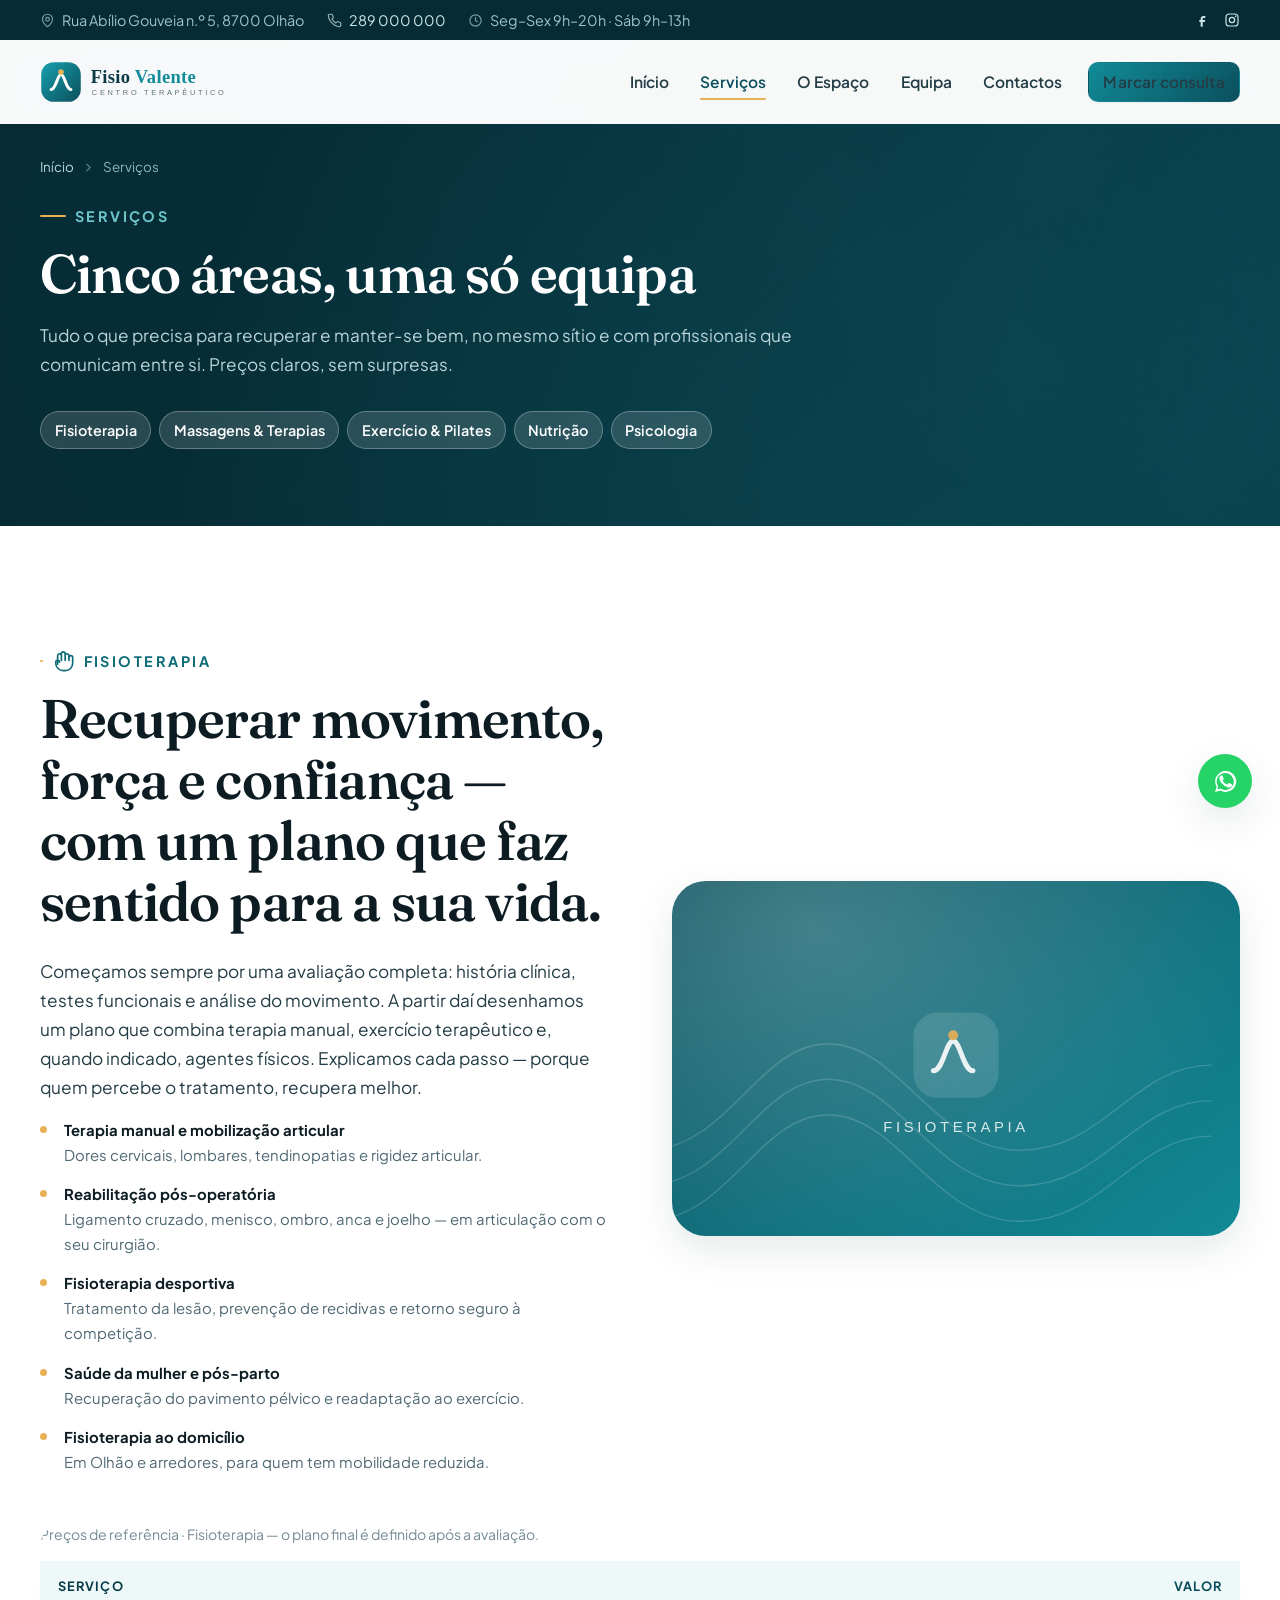
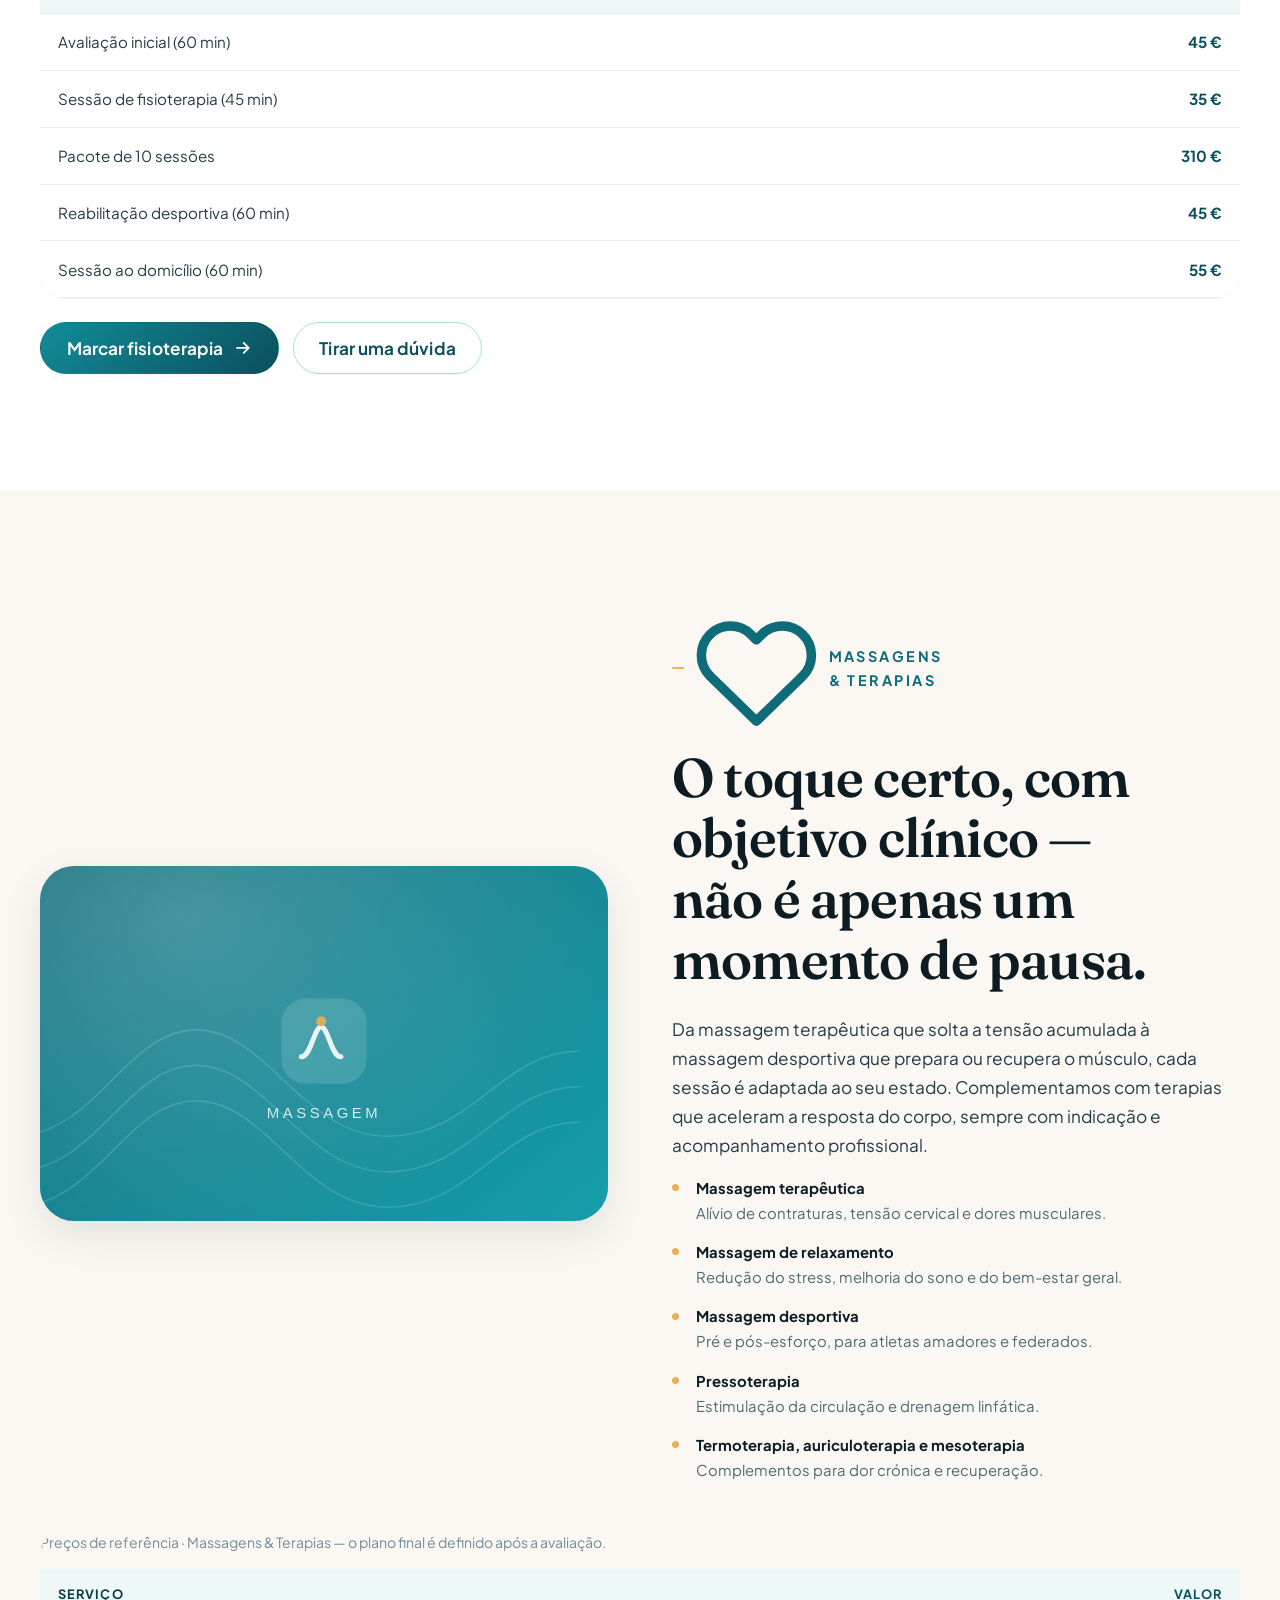
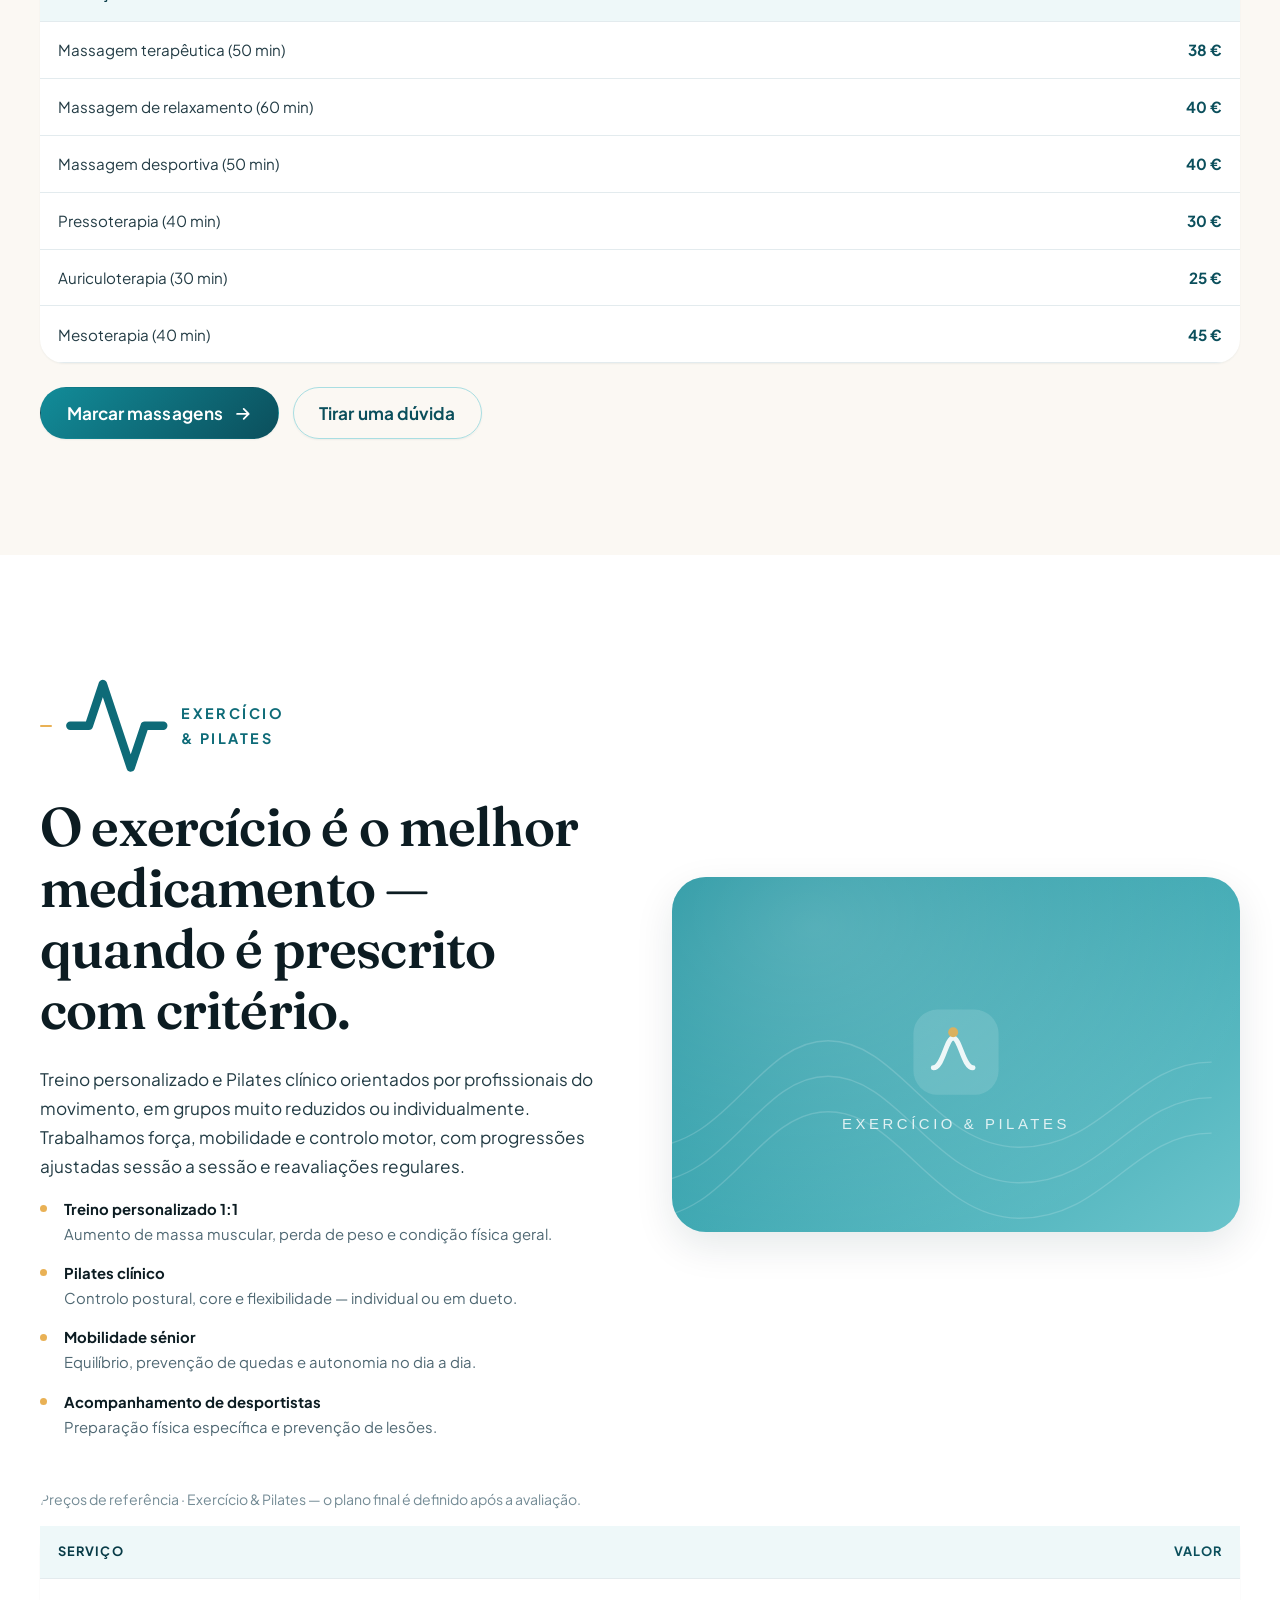
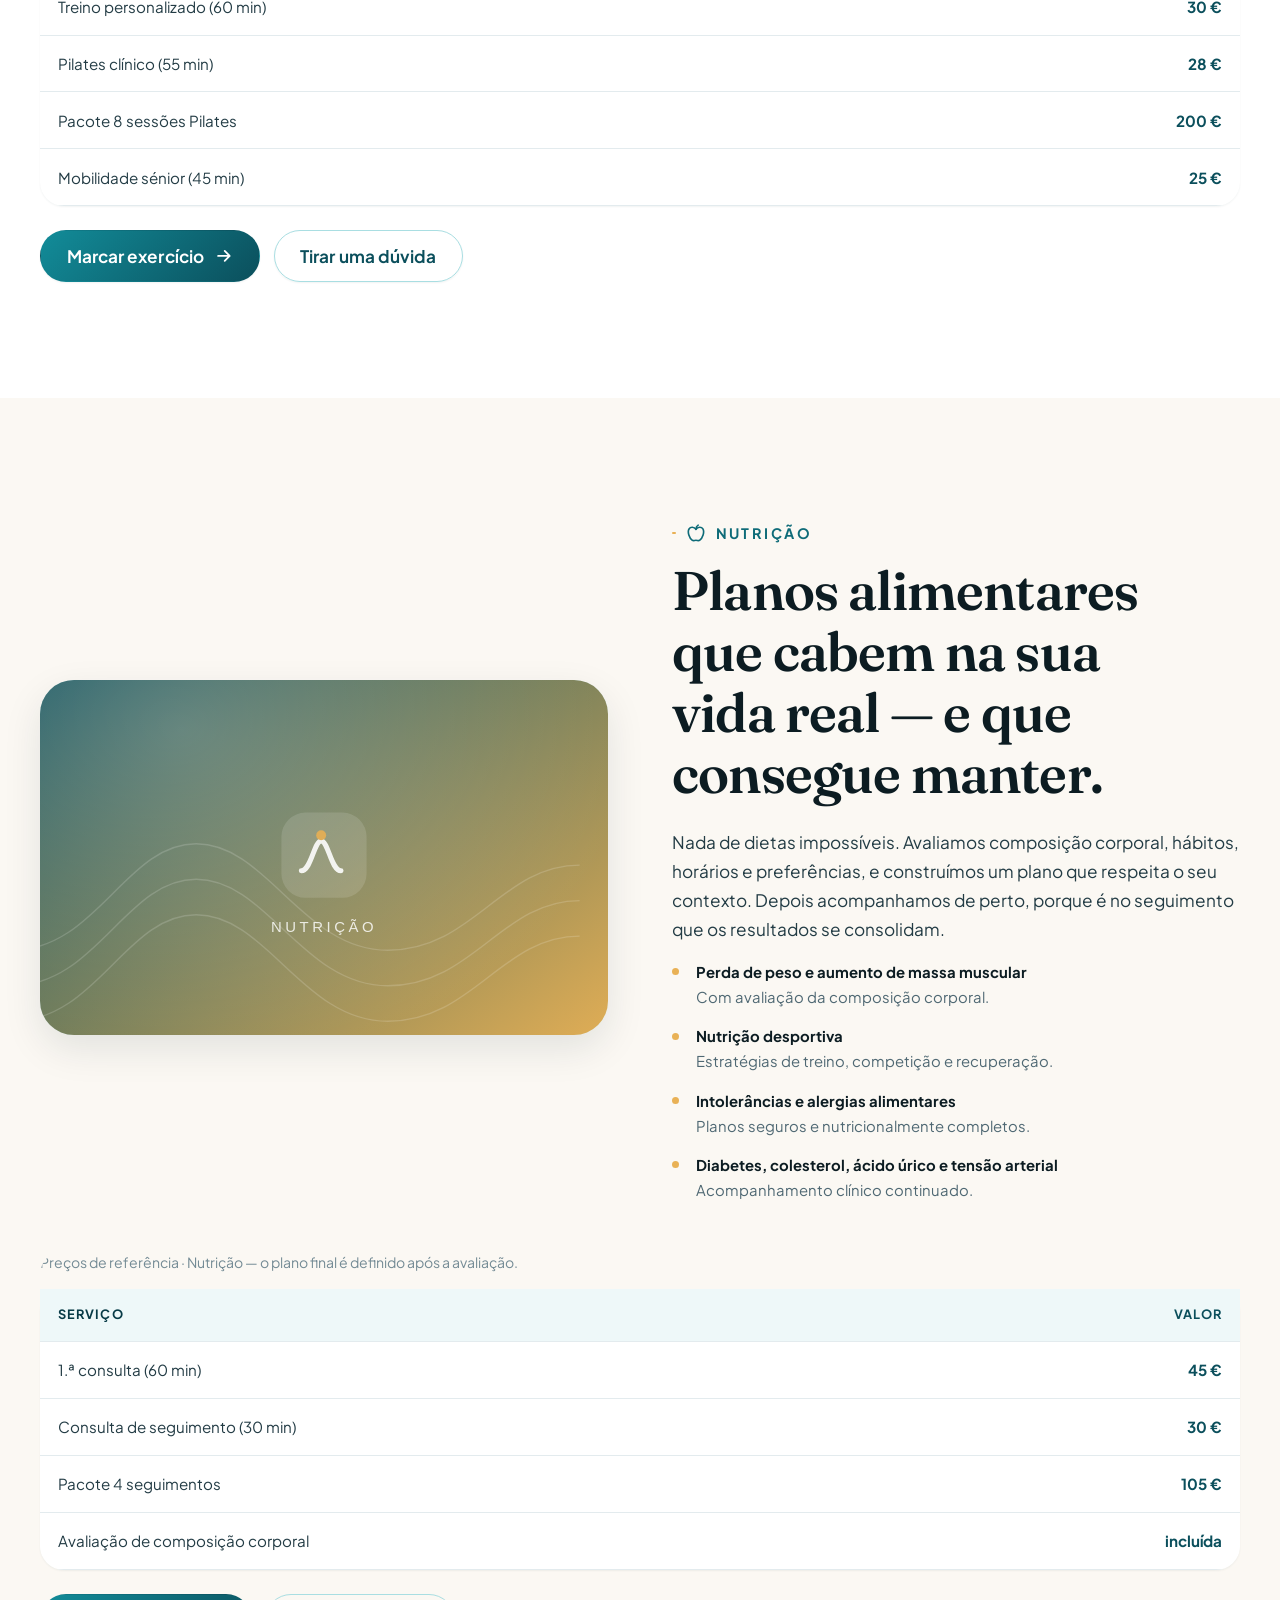
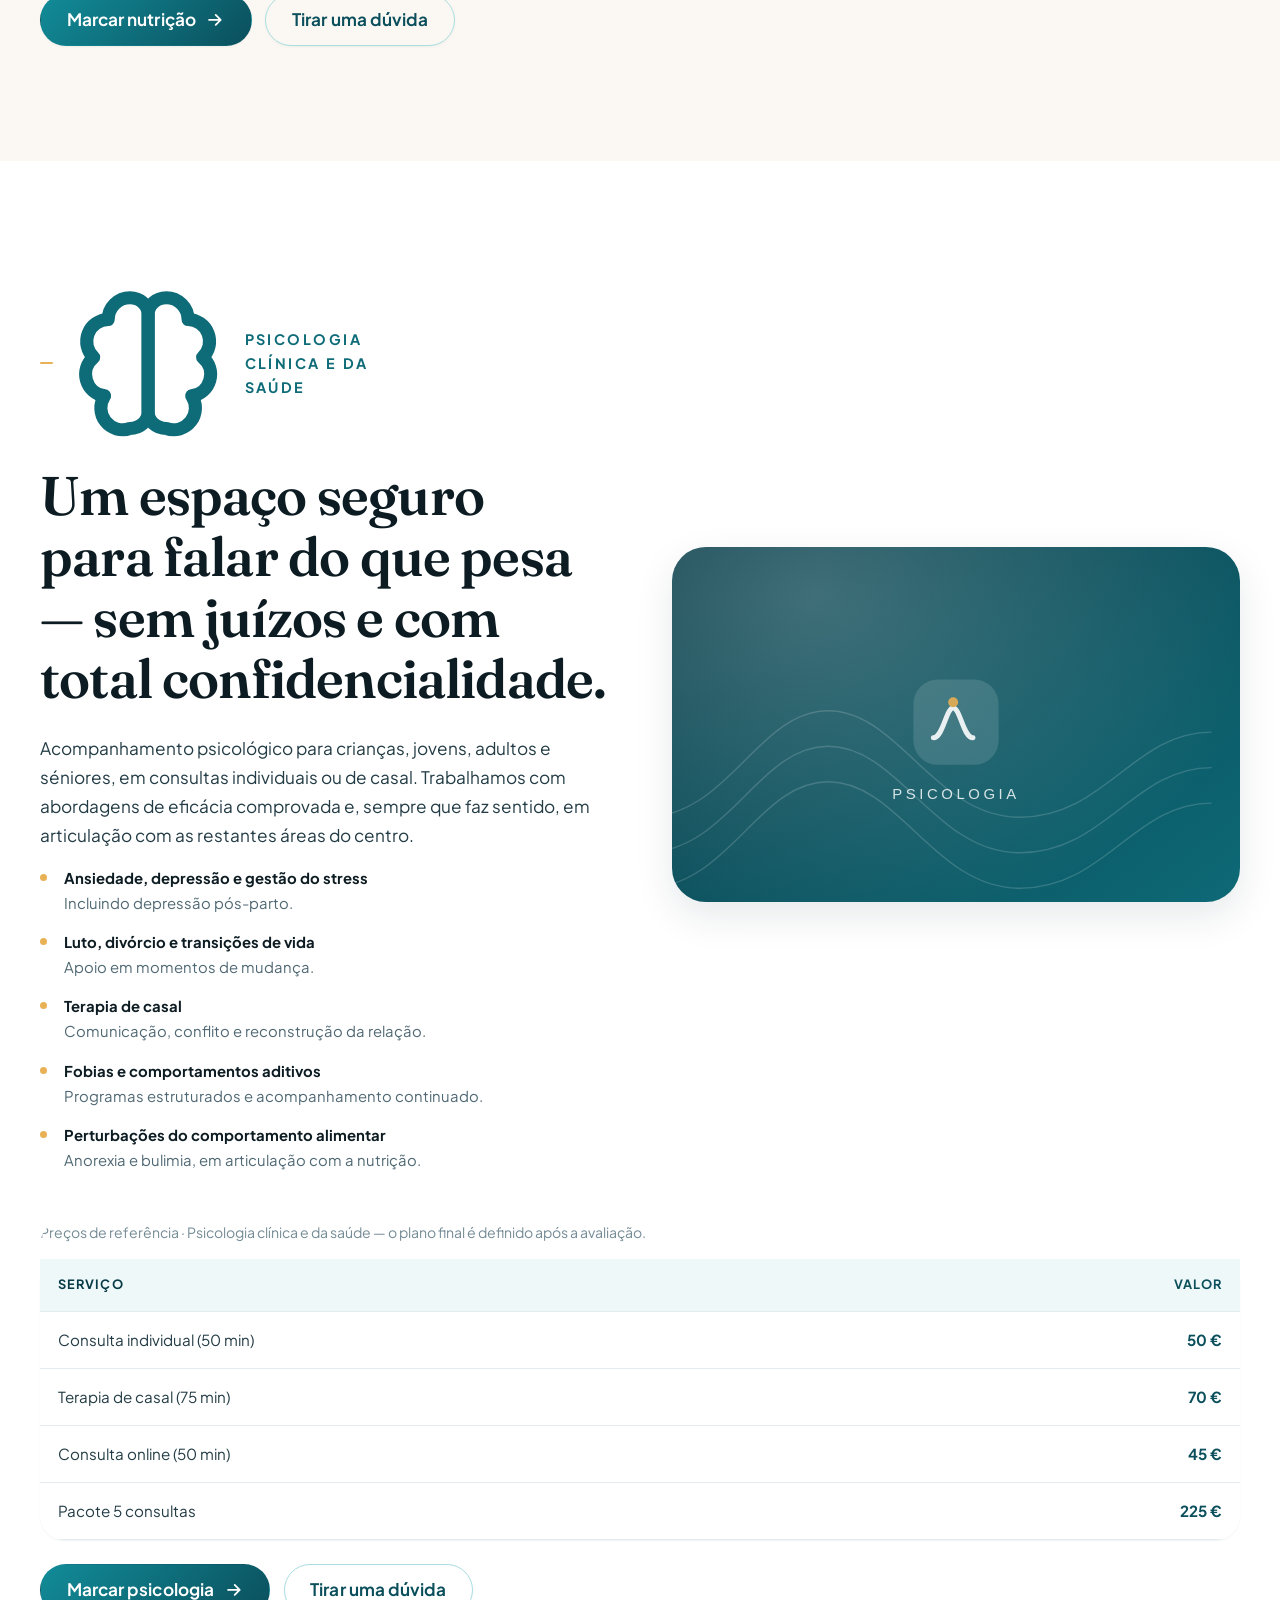
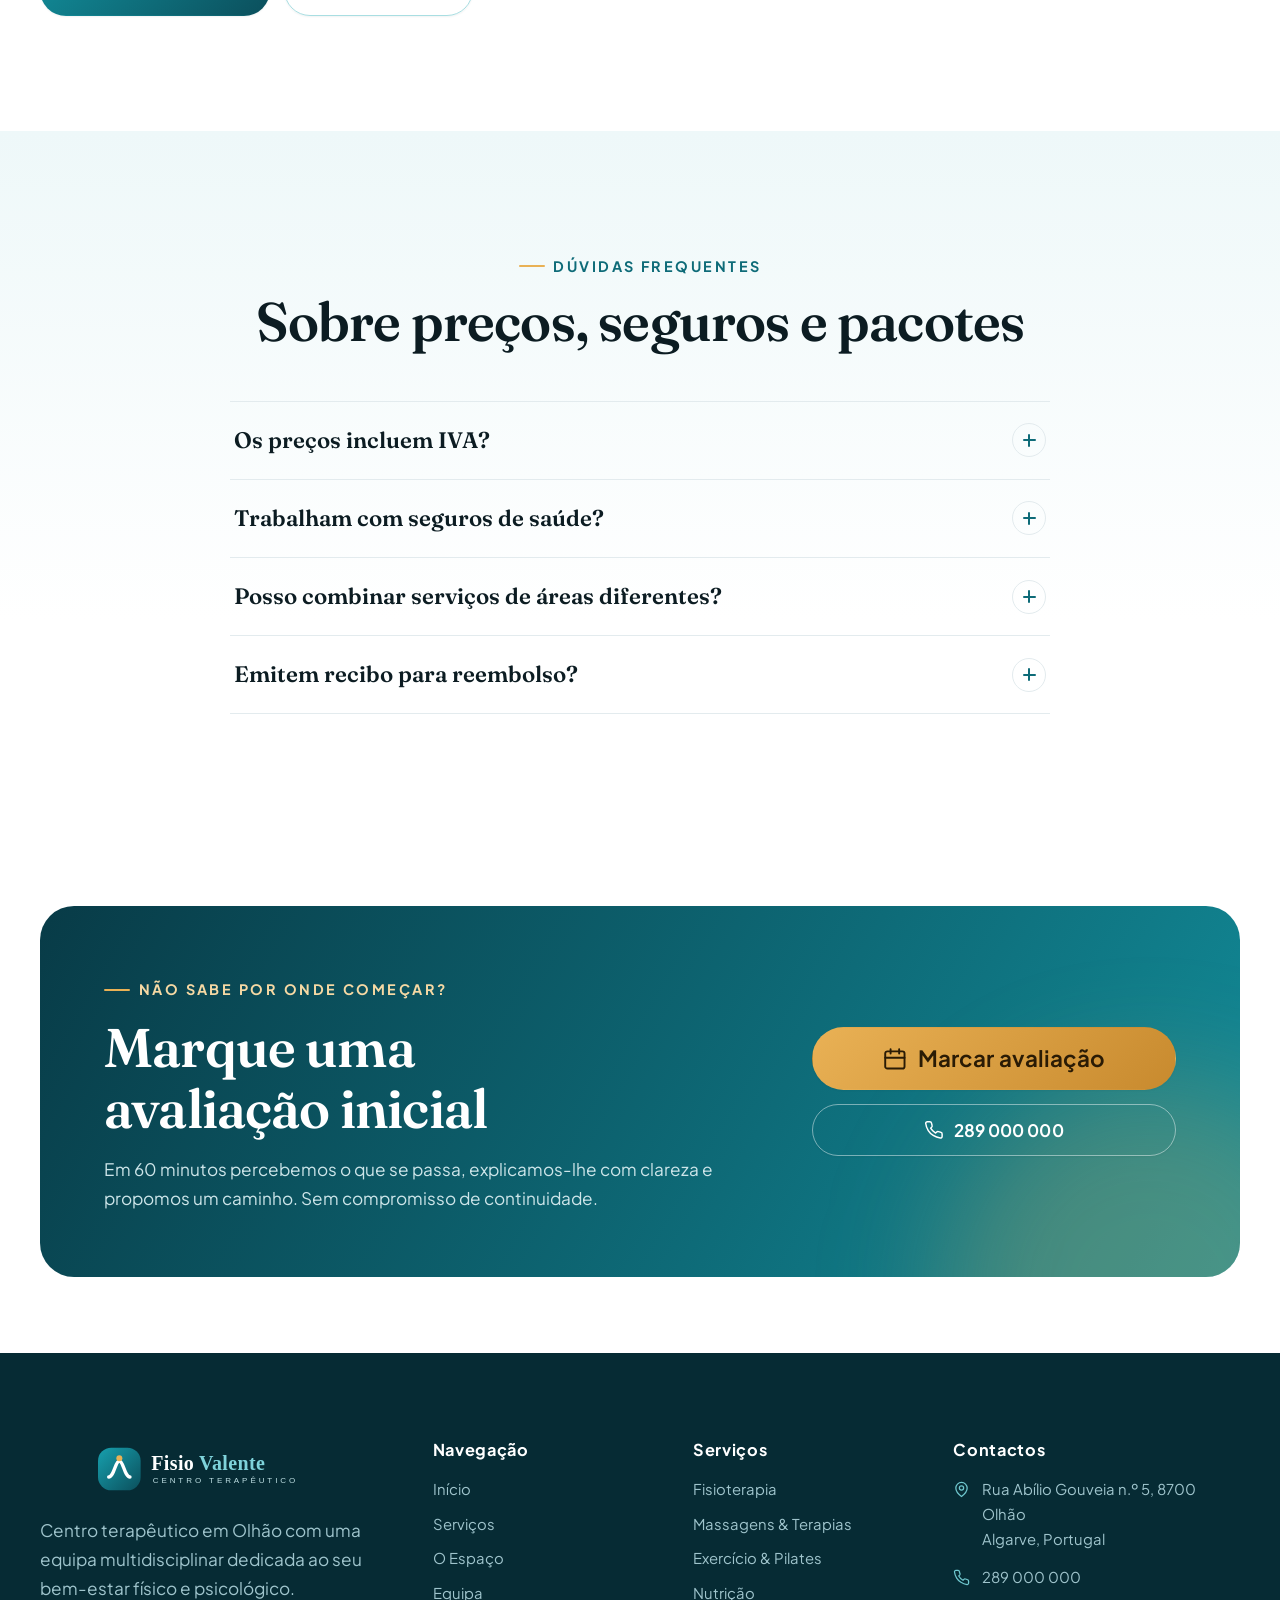
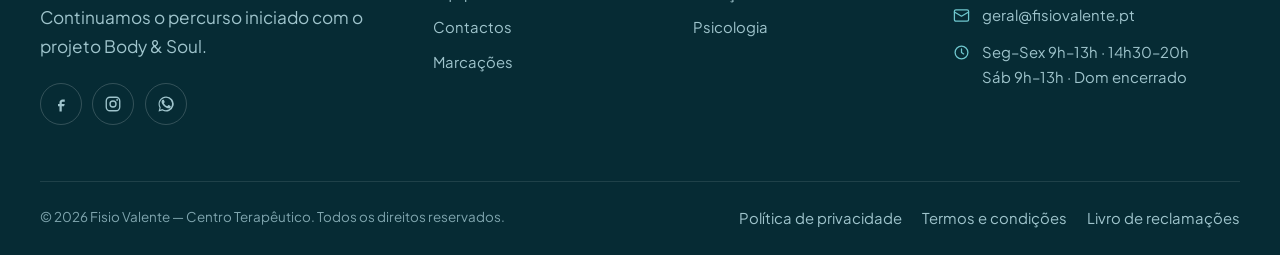
<file: servicos.html>
<!doctype html>
<html lang="pt-PT">
<head>
<meta charset="utf-8">
<meta name="viewport" content="width=device-width, initial-scale=1">
<title>Serviços e preços — Fisio Valente | Fisioterapia, Massagens, Exercício, Nutrição e Psicologia em Olhão</title>
<meta name="description" content="Conheça todos os serviços da Fisio Valente em Olhão: fisioterapia, massagens e terapias, exercício clínico e Pilates, nutrição e psicologia clínica. Preços transparentes e marcação online.">
<meta name="theme-color" content="#0B4F5C">
<link rel="icon" href="assets/img/favicon.svg" type="image/svg+xml">
<link rel="apple-touch-icon" href="assets/img/mark.svg">
<meta property="og:type" content="website">
<meta property="og:site_name" content="Fisio Valente">
<meta property="og:locale" content="pt_PT">
<meta property="og:title" content="Serviços e preços — Fisio Valente | Fisioterapia, Massagens, Exercício, Nutrição e Psicologia em Olhão">
<meta property="og:description" content="Conheça todos os serviços da Fisio Valente em Olhão: fisioterapia, massagens e terapias, exercício clínico e Pilates, nutrição e psicologia clínica. Preços transparentes e marcação online.">
<meta property="og:image" content="https://fisiovalente.pt/assets/media/og-image.jpg">
<meta property="og:url" content="https://fisiovalente.pt/servicos.html">
<meta name="twitter:card" content="summary_large_image">
<link rel="canonical" href="https://fisiovalente.pt/servicos.html">
<link rel="preconnect" href="https://fonts.googleapis.com">
<link rel="preconnect" href="https://fonts.gstatic.com" crossorigin>
<link href="https://fonts.googleapis.com/css2?family=Fraunces:opsz,wght@9..144,400;9..144,500;9..144,600;9..144,700&family=Plus+Jakarta+Sans:wght@400;500;600;700&display=swap" rel="stylesheet">
<link rel="stylesheet" href="assets/css/styles.css">
<noscript><style>[data-reveal]{opacity:1!important;transform:none!important}</style></noscript>
</head>
<body>
<a class="skip-link" href="#main">Saltar para o conteúdo principal</a>
<header class="site-header">
  <div class="site-header__top">
    <div class="container">
      <div class="topbar-info">
        <span><svg viewBox="0 0 24 24" fill="none" stroke="currentColor" stroke-width="1.8" stroke-linecap="round" stroke-linejoin="round"><path d="M20 10c0 6-8 12-8 12s-8-6-8-12a8 8 0 0 1 16 0Z"/><circle cx="12" cy="10" r="3"/></svg>Rua Abílio Gouveia n.º 5, 8700 Olhão</span>
        <a href="tel:+351289000000"><svg viewBox="0 0 24 24" fill="none" stroke="currentColor" stroke-width="1.8" stroke-linecap="round" stroke-linejoin="round"><path d="M22 16.9v3a2 2 0 0 1-2.2 2 19.8 19.8 0 0 1-8.6-3.1 19.5 19.5 0 0 1-6-6A19.8 19.8 0 0 1 2.1 4.2 2 2 0 0 1 4.1 2h3a2 2 0 0 1 2 1.7c.1 1 .4 1.9.7 2.8a2 2 0 0 1-.4 2.1L8.1 9.9a16 16 0 0 0 6 6l1.3-1.3a2 2 0 0 1 2.1-.5c.9.4 1.8.6 2.8.8a2 2 0 0 1 1.7 2Z"/></svg>289 000 000</a>
        <span><svg viewBox="0 0 24 24" fill="none" stroke="currentColor" stroke-width="1.8" stroke-linecap="round" stroke-linejoin="round"><circle cx="12" cy="12" r="9"/><path d="M12 7v5l3 2"/></svg>Seg–Sex 9h–20h · Sáb 9h–13h</span>
      </div>
      <div class="topbar-social">
        <a href="https://www.facebook.com/" aria-label="Facebook da Fisio Valente" rel="noopener"><svg viewBox="0 0 24 24" fill="currentColor"><path d="M14 9h3V6h-3c-2.2 0-4 1.8-4 4v2H8v3h2v7h3v-7h3l1-3h-4v-2c0-.6.4-1 1-1Z"/></svg></a>
        <a href="https://www.instagram.com/" aria-label="Instagram da Fisio Valente" rel="noopener"><svg viewBox="0 0 24 24" fill="none" stroke="currentColor" stroke-width="1.8"><rect x="3" y="3" width="18" height="18" rx="5"/><circle cx="12" cy="12" r="4"/><circle cx="17.5" cy="6.5" r="1.2" fill="currentColor" stroke="none"/></svg></a>
      </div>
    </div>
  </div>
  <div class="navbar">
    <div class="container">
      <a class="brand" href="index.html" aria-label="Fisio Valente — página inicial">
        <img src="assets/img/logo.svg" alt="Fisio Valente — Centro Terapêutico" width="340" height="84">
      </a>
      <nav class="nav" id="primary-nav" aria-label="Navegação principal">
      <a href="index.html">Início</a>
      <a href="servicos.html" aria-current="page">Serviços</a>
      <a href="espaco.html">O Espaço</a>
      <a href="equipa.html">Equipa</a>
      <a href="contactos.html">Contactos</a>
        <span class="nav-cta"><a class="btn btn--primary btn--sm" href="reservas.html">Marcar consulta</a></span>
      </nav>
      <button class="nav-toggle" type="button" aria-expanded="false" aria-controls="primary-nav" aria-label="Abrir menu">
        <span></span>
      </button>
    </div>
  </div>
</header>
<main id="main">

  <section class="page-hero">
    <div class="page-hero__media"><img src="https://images.unsplash.com/photo-1571019614242-c5c5dee9f50b?auto=format&fit=crop&w=800&q=80" data-fallback="assets/media/texture-dark.jpg" alt="Fisioterapeuta a acompanhar um exercício de reabilitação" loading="eager" decoding="async"></div>
    <div class="container">
      <nav class="breadcrumbs" aria-label="Migalhas de pão"><a href="index.html">Início</a><svg viewBox="0 0 24 24" fill="none" stroke="currentColor" stroke-width="2.2" stroke-linecap="round" stroke-linejoin="round"><path d="M9 6l6 6-6 6"/></svg><span>Serviços</span></nav>
      <span class="eyebrow" style="color:var(--brand-300)">Serviços</span>
      <h1 class="mt-4">Cinco áreas, uma só equipa</h1>
      <p>Tudo o que precisa para recuperar e manter-se bem, no mesmo sítio e com profissionais que comunicam entre si. Preços claros, sem surpresas.</p>
      <div class="chip-list mt-8">
        <a class="chip chip--glass" href="#fisioterapia">Fisioterapia</a>
        <a class="chip chip--glass" href="#massagem">Massagens &amp; Terapias</a>
        <a class="chip chip--glass" href="#exercicio">Exercício &amp; Pilates</a>
        <a class="chip chip--glass" href="#nutricao">Nutrição</a>
        <a class="chip chip--glass" href="#psicologia">Psicologia</a>
      </div>
    </div>
  </section>

  <section class="section" id="fisioterapia">
    <div class="container split">
      <div data-reveal>
        <span class="eyebrow"><svg viewBox="0 0 24 24" fill="none" stroke="currentColor" stroke-width="1.8" stroke-linecap="round" stroke-linejoin="round"><path d="M18 11V6a2 2 0 0 0-4 0v5M14 10V4a2 2 0 0 0-4 0v7M10 10.5V6a2 2 0 0 0-4 0v9"/><path d="M18 8a2 2 0 0 1 4 0v6a8 8 0 0 1-8 8h-2a8 8 0 0 1-8-8v-1a2 2 0 0 1 4 0"/></svg> Fisioterapia</span>
        <h2 class="mt-4">Recuperar movimento, força e confiança — com um plano que faz sentido para a sua vida.</h2>
        <p class="mt-6">Começamos sempre por uma avaliação completa: história clínica, testes funcionais e análise do movimento. A partir daí desenhamos um plano que combina terapia manual, exercício terapêutico e, quando indicado, agentes físicos. Explicamos cada passo — porque quem percebe o tratamento, recupera melhor.</p>
        <ul class="card__list mt-6" style="gap:.9rem"><li><strong style="color:var(--ink-900)">Terapia manual e mobilização articular</strong><br><span style="color:var(--ink-500)">Dores cervicais, lombares, tendinopatias e rigidez articular.</span></li><li><strong style="color:var(--ink-900)">Reabilitação pós-operatória</strong><br><span style="color:var(--ink-500)">Ligamento cruzado, menisco, ombro, anca e joelho — em articulação com o seu cirurgião.</span></li><li><strong style="color:var(--ink-900)">Fisioterapia desportiva</strong><br><span style="color:var(--ink-500)">Tratamento da lesão, prevenção de recidivas e retorno seguro à competição.</span></li><li><strong style="color:var(--ink-900)">Saúde da mulher e pós-parto</strong><br><span style="color:var(--ink-500)">Recuperação do pavimento pélvico e readaptação ao exercício.</span></li><li><strong style="color:var(--ink-900)">Fisioterapia ao domicílio</strong><br><span style="color:var(--ink-500)">Em Olhão e arredores, para quem tem mobilidade reduzida.</span></li></ul>
      </div>
      <div class="figure figure--wide" data-reveal data-delay="1">
        <img src="https://images.unsplash.com/photo-1571019614242-c5c5dee9f50b?auto=format&fit=crop&w=800&q=80" data-fallback="assets/img/ph-fisioterapia.svg" alt="Fisioterapeuta a acompanhar um exercício de reabilitação" loading="lazy" decoding="async">
      </div>
    </div>
    <div class="container mt-12">
      <table class="price-table" data-reveal>
        <caption>Preços de referência · Fisioterapia — o plano final é definido após a avaliação.</caption>
        <thead><tr><th scope="col">Serviço</th><th scope="col">Valor</th></tr></thead>
        <tbody><tr><td>Avaliação inicial (60 min)</td><td>45 €</td></tr><tr><td>Sessão de fisioterapia (45 min)</td><td>35 €</td></tr><tr><td>Pacote de 10 sessões</td><td>310 €</td></tr><tr><td>Reabilitação desportiva (60 min)</td><td>45 €</td></tr><tr><td>Sessão ao domicílio (60 min)</td><td>55 €</td></tr></tbody>
      </table>
      <div class="btn-row mt-6" data-reveal>
        <a class="btn btn--primary" href="reservas.html">Marcar fisioterapia <svg viewBox="0 0 24 24" fill="none" stroke="currentColor" stroke-width="2.2" stroke-linecap="round" stroke-linejoin="round"><path d="M5 12h14M13 6l6 6-6 6"/></svg></a>
        <a class="btn btn--ghost" href="contactos.html">Tirar uma dúvida</a>
      </div>
    </div>
  </section>
  <section class="section section--sand" id="massagem">
    <div class="container split">
      <div class="figure figure--wide" data-reveal data-delay="1">
        <img src="https://images.unsplash.com/photo-1544161515-4ab6ce6db874?auto=format&fit=crop&w=800&q=80" data-fallback="assets/img/ph-massagem.svg" alt="Massagem terapêutica de costas" loading="lazy" decoding="async">
      </div>
      <div data-reveal>
        <span class="eyebrow"><svg viewBox="0 0 24 24" fill="none" stroke="currentColor" stroke-width="1.8" stroke-linecap="round" stroke-linejoin="round"><path d="M20.8 5.6a5.5 5.5 0 0 0-7.8 0L12 6.6l-1-1a5.5 5.5 0 0 0-7.8 7.8l1 1L12 22l7.8-7.6 1-1a5.5 5.5 0 0 0 0-7.8Z"/></svg> Massagens &amp; Terapias</span>
        <h2 class="mt-4">O toque certo, com objetivo clínico — não é apenas um momento de pausa.</h2>
        <p class="mt-6">Da massagem terapêutica que solta a tensão acumulada à massagem desportiva que prepara ou recupera o músculo, cada sessão é adaptada ao seu estado. Complementamos com terapias que aceleram a resposta do corpo, sempre com indicação e acompanhamento profissional.</p>
        <ul class="card__list mt-6" style="gap:.9rem"><li><strong style="color:var(--ink-900)">Massagem terapêutica</strong><br><span style="color:var(--ink-500)">Alívio de contraturas, tensão cervical e dores musculares.</span></li><li><strong style="color:var(--ink-900)">Massagem de relaxamento</strong><br><span style="color:var(--ink-500)">Redução do stress, melhoria do sono e do bem-estar geral.</span></li><li><strong style="color:var(--ink-900)">Massagem desportiva</strong><br><span style="color:var(--ink-500)">Pré e pós-esforço, para atletas amadores e federados.</span></li><li><strong style="color:var(--ink-900)">Pressoterapia</strong><br><span style="color:var(--ink-500)">Estimulação da circulação e drenagem linfática.</span></li><li><strong style="color:var(--ink-900)">Termoterapia, auriculoterapia e mesoterapia</strong><br><span style="color:var(--ink-500)">Complementos para dor crónica e recuperação.</span></li></ul>
      </div>
    </div>
    <div class="container mt-12">
      <table class="price-table" data-reveal>
        <caption>Preços de referência · Massagens &amp; Terapias — o plano final é definido após a avaliação.</caption>
        <thead><tr><th scope="col">Serviço</th><th scope="col">Valor</th></tr></thead>
        <tbody><tr><td>Massagem terapêutica (50 min)</td><td>38 €</td></tr><tr><td>Massagem de relaxamento (60 min)</td><td>40 €</td></tr><tr><td>Massagem desportiva (50 min)</td><td>40 €</td></tr><tr><td>Pressoterapia (40 min)</td><td>30 €</td></tr><tr><td>Auriculoterapia (30 min)</td><td>25 €</td></tr><tr><td>Mesoterapia (40 min)</td><td>45 €</td></tr></tbody>
      </table>
      <div class="btn-row mt-6" data-reveal>
        <a class="btn btn--primary" href="reservas.html">Marcar massagens <svg viewBox="0 0 24 24" fill="none" stroke="currentColor" stroke-width="2.2" stroke-linecap="round" stroke-linejoin="round"><path d="M5 12h14M13 6l6 6-6 6"/></svg></a>
        <a class="btn btn--ghost" href="contactos.html">Tirar uma dúvida</a>
      </div>
    </div>
  </section>
  <section class="section" id="exercicio">
    <div class="container split">
      <div data-reveal>
        <span class="eyebrow"><svg viewBox="0 0 24 24" fill="none" stroke="currentColor" stroke-width="1.8" stroke-linecap="round" stroke-linejoin="round"><path d="M22 12h-4l-3 9L9 3l-3 9H2"/></svg> Exercício &amp; Pilates</span>
        <h2 class="mt-4">O exercício é o melhor medicamento — quando é prescrito com critério.</h2>
        <p class="mt-6">Treino personalizado e Pilates clínico orientados por profissionais do movimento, em grupos muito reduzidos ou individualmente. Trabalhamos força, mobilidade e controlo motor, com progressões ajustadas sessão a sessão e reavaliações regulares.</p>
        <ul class="card__list mt-6" style="gap:.9rem"><li><strong style="color:var(--ink-900)">Treino personalizado 1:1</strong><br><span style="color:var(--ink-500)">Aumento de massa muscular, perda de peso e condição física geral.</span></li><li><strong style="color:var(--ink-900)">Pilates clínico</strong><br><span style="color:var(--ink-500)">Controlo postural, core e flexibilidade — individual ou em dueto.</span></li><li><strong style="color:var(--ink-900)">Mobilidade sénior</strong><br><span style="color:var(--ink-500)">Equilíbrio, prevenção de quedas e autonomia no dia a dia.</span></li><li><strong style="color:var(--ink-900)">Acompanhamento de desportistas</strong><br><span style="color:var(--ink-500)">Preparação física específica e prevenção de lesões.</span></li></ul>
      </div>
      <div class="figure figure--wide" data-reveal data-delay="1">
        <img src="https://images.unsplash.com/photo-1518611012118-696072aa579a?auto=format&fit=crop&w=800&q=80" data-fallback="assets/img/ph-pilates.svg" alt="Treino personalizado no estúdio" loading="lazy" decoding="async">
      </div>
    </div>
    <div class="container mt-12">
      <table class="price-table" data-reveal>
        <caption>Preços de referência · Exercício &amp; Pilates — o plano final é definido após a avaliação.</caption>
        <thead><tr><th scope="col">Serviço</th><th scope="col">Valor</th></tr></thead>
        <tbody><tr><td>Treino personalizado (60 min)</td><td>30 €</td></tr><tr><td>Pilates clínico (55 min)</td><td>28 €</td></tr><tr><td>Pacote 8 sessões Pilates</td><td>200 €</td></tr><tr><td>Mobilidade sénior (45 min)</td><td>25 €</td></tr></tbody>
      </table>
      <div class="btn-row mt-6" data-reveal>
        <a class="btn btn--primary" href="reservas.html">Marcar exercício <svg viewBox="0 0 24 24" fill="none" stroke="currentColor" stroke-width="2.2" stroke-linecap="round" stroke-linejoin="round"><path d="M5 12h14M13 6l6 6-6 6"/></svg></a>
        <a class="btn btn--ghost" href="contactos.html">Tirar uma dúvida</a>
      </div>
    </div>
  </section>
  <section class="section section--sand" id="nutricao">
    <div class="container split">
      <div class="figure figure--wide" data-reveal data-delay="1">
        <img src="https://images.unsplash.com/photo-1490645935967-10de6ba17061?auto=format&fit=crop&w=800&q=80" data-fallback="assets/img/ph-nutricao.svg" alt="Refeição equilibrada preparada em consulta de nutrição" loading="lazy" decoding="async">
      </div>
      <div data-reveal>
        <span class="eyebrow"><svg viewBox="0 0 24 24" fill="none" stroke="currentColor" stroke-width="1.8" stroke-linecap="round" stroke-linejoin="round"><path d="M12 8c-2-3-6-3-7.6-.4C2.4 11 4.7 18 8 20c1.4.8 2.6 0 4 0s2.6.8 4 0c3.3-2 5.6-9 3.6-12.4C18 5 14 5 12 8Z"/><path d="M12 8c0-2 .6-3.6 2.4-4.6"/></svg> Nutrição</span>
        <h2 class="mt-4">Planos alimentares que cabem na sua vida real — e que consegue manter.</h2>
        <p class="mt-6">Nada de dietas impossíveis. Avaliamos composição corporal, hábitos, horários e preferências, e construímos um plano que respeita o seu contexto. Depois acompanhamos de perto, porque é no seguimento que os resultados se consolidam.</p>
        <ul class="card__list mt-6" style="gap:.9rem"><li><strong style="color:var(--ink-900)">Perda de peso e aumento de massa muscular</strong><br><span style="color:var(--ink-500)">Com avaliação da composição corporal.</span></li><li><strong style="color:var(--ink-900)">Nutrição desportiva</strong><br><span style="color:var(--ink-500)">Estratégias de treino, competição e recuperação.</span></li><li><strong style="color:var(--ink-900)">Intolerâncias e alergias alimentares</strong><br><span style="color:var(--ink-500)">Planos seguros e nutricionalmente completos.</span></li><li><strong style="color:var(--ink-900)">Diabetes, colesterol, ácido úrico e tensão arterial</strong><br><span style="color:var(--ink-500)">Acompanhamento clínico continuado.</span></li></ul>
      </div>
    </div>
    <div class="container mt-12">
      <table class="price-table" data-reveal>
        <caption>Preços de referência · Nutrição — o plano final é definido após a avaliação.</caption>
        <thead><tr><th scope="col">Serviço</th><th scope="col">Valor</th></tr></thead>
        <tbody><tr><td>1.ª consulta (60 min)</td><td>45 €</td></tr><tr><td>Consulta de seguimento (30 min)</td><td>30 €</td></tr><tr><td>Pacote 4 seguimentos</td><td>105 €</td></tr><tr><td>Avaliação de composição corporal</td><td>incluída</td></tr></tbody>
      </table>
      <div class="btn-row mt-6" data-reveal>
        <a class="btn btn--primary" href="reservas.html">Marcar nutrição <svg viewBox="0 0 24 24" fill="none" stroke="currentColor" stroke-width="2.2" stroke-linecap="round" stroke-linejoin="round"><path d="M5 12h14M13 6l6 6-6 6"/></svg></a>
        <a class="btn btn--ghost" href="contactos.html">Tirar uma dúvida</a>
      </div>
    </div>
  </section>
  <section class="section" id="psicologia">
    <div class="container split">
      <div data-reveal>
        <span class="eyebrow"><svg viewBox="0 0 24 24" fill="none" stroke="currentColor" stroke-width="1.8" stroke-linecap="round" stroke-linejoin="round"><path d="M9.5 3a3 3 0 0 0-3 3 3 3 0 0 0-2 5.2A3 3 0 0 0 6 16.5 3 3 0 0 0 9.5 21c1.4 0 2.5-1 2.5-2.3V5.3C12 4 10.9 3 9.5 3Z"/><path d="M14.5 3a3 3 0 0 1 3 3 3 3 0 0 1 2 5.2 3 3 0 0 1-1.5 5.3A3 3 0 0 1 14.5 21c-1.4 0-2.5-1-2.5-2.3V5.3C12 4 13.1 3 14.5 3Z"/></svg> Psicologia clínica e da saúde</span>
        <h2 class="mt-4">Um espaço seguro para falar do que pesa — sem juízos e com total confidencialidade.</h2>
        <p class="mt-6">Acompanhamento psicológico para crianças, jovens, adultos e séniores, em consultas individuais ou de casal. Trabalhamos com abordagens de eficácia comprovada e, sempre que faz sentido, em articulação com as restantes áreas do centro.</p>
        <ul class="card__list mt-6" style="gap:.9rem"><li><strong style="color:var(--ink-900)">Ansiedade, depressão e gestão do stress</strong><br><span style="color:var(--ink-500)">Incluindo depressão pós-parto.</span></li><li><strong style="color:var(--ink-900)">Luto, divórcio e transições de vida</strong><br><span style="color:var(--ink-500)">Apoio em momentos de mudança.</span></li><li><strong style="color:var(--ink-900)">Terapia de casal</strong><br><span style="color:var(--ink-500)">Comunicação, conflito e reconstrução da relação.</span></li><li><strong style="color:var(--ink-900)">Fobias e comportamentos aditivos</strong><br><span style="color:var(--ink-500)">Programas estruturados e acompanhamento continuado.</span></li><li><strong style="color:var(--ink-900)">Perturbações do comportamento alimentar</strong><br><span style="color:var(--ink-500)">Anorexia e bulimia, em articulação com a nutrição.</span></li></ul>
      </div>
      <div class="figure figure--wide" data-reveal data-delay="1">
        <img src="https://images.unsplash.com/photo-1573497019940-1c28c88b4f3e?auto=format&fit=crop&w=800&q=80" data-fallback="assets/img/ph-psicologia.svg" alt="Consulta de psicologia clínica" loading="lazy" decoding="async">
      </div>
    </div>
    <div class="container mt-12">
      <table class="price-table" data-reveal>
        <caption>Preços de referência · Psicologia clínica e da saúde — o plano final é definido após a avaliação.</caption>
        <thead><tr><th scope="col">Serviço</th><th scope="col">Valor</th></tr></thead>
        <tbody><tr><td>Consulta individual (50 min)</td><td>50 €</td></tr><tr><td>Terapia de casal (75 min)</td><td>70 €</td></tr><tr><td>Consulta online (50 min)</td><td>45 €</td></tr><tr><td>Pacote 5 consultas</td><td>225 €</td></tr></tbody>
      </table>
      <div class="btn-row mt-6" data-reveal>
        <a class="btn btn--primary" href="reservas.html">Marcar psicologia <svg viewBox="0 0 24 24" fill="none" stroke="currentColor" stroke-width="2.2" stroke-linecap="round" stroke-linejoin="round"><path d="M5 12h14M13 6l6 6-6 6"/></svg></a>
        <a class="btn btn--ghost" href="contactos.html">Tirar uma dúvida</a>
      </div>
    </div>
  </section>
  <section class="section section--mist">
    <div class="container container--narrow">
      <div class="section-head section-head--center" data-reveal>
        <span class="eyebrow">Dúvidas frequentes</span>
        <h2>Sobre preços, seguros e pacotes</h2>
      </div>
      <div class="accordion mt-12" data-reveal>
        <div class="accordion__item">
          <h3><button class="accordion__trigger" type="button" aria-expanded="false" aria-controls="sfaq-p0" id="sfaq-t0">
            Os preços incluem IVA?<span class="accordion__icon" aria-hidden="true"></span>
          </button></h3>
          <div class="accordion__panel" id="sfaq-p0" role="region" aria-labelledby="sfaq-t0"><div><p>Sim, todos os valores apresentados são finais e incluem impostos. Os pacotes têm de ser utilizados num período de 6 meses.</p></div></div>
        </div>
        <div class="accordion__item">
          <h3><button class="accordion__trigger" type="button" aria-expanded="false" aria-controls="sfaq-p1" id="sfaq-t1">
            Trabalham com seguros de saúde?<span class="accordion__icon" aria-hidden="true"></span>
          </button></h3>
          <div class="accordion__panel" id="sfaq-p1" role="region" aria-labelledby="sfaq-t1"><div><p>Sim, com os principais seguros e subsistemas (Multicare, Médis, ADSE, Allianz, entre outros). Avise-nos ao marcar para prepararmos a documentação.</p></div></div>
        </div>
        <div class="accordion__item">
          <h3><button class="accordion__trigger" type="button" aria-expanded="false" aria-controls="sfaq-p2" id="sfaq-t2">
            Posso combinar serviços de áreas diferentes?<span class="accordion__icon" aria-hidden="true"></span>
          </button></h3>
          <div class="accordion__panel" id="sfaq-p2" role="region" aria-labelledby="sfaq-t2"><div><p>Não só pode como é frequentemente o que recomendamos. Fisioterapia com exercício clínico, ou nutrição com psicologia, são combinações que aceleram resultados — e a equipa discute o caso em conjunto.</p></div></div>
        </div>
        <div class="accordion__item">
          <h3><button class="accordion__trigger" type="button" aria-expanded="false" aria-controls="sfaq-p3" id="sfaq-t3">
            Emitem recibo para reembolso?<span class="accordion__icon" aria-hidden="true"></span>
          </button></h3>
          <div class="accordion__panel" id="sfaq-p3" role="region" aria-labelledby="sfaq-t3"><div><p>Sim. Emitimos fatura-recibo com todos os elementos necessários para reembolso pelo seu seguro ou para dedução em sede de IRS.</p></div></div>
        </div>
      </div>
    </div>
  </section>

  <section class="section section--tight">
    <div class="container">
      <div class="cta-band" data-reveal>
        <div class="cta-band__inner">
          <div>
            <span class="eyebrow" style="color:var(--accent-300)">Não sabe por onde começar?</span>
            <h2 class="mt-4">Marque uma avaliação inicial</h2>
            <p>Em 60 minutos percebemos o que se passa, explicamos-lhe com clareza e propomos um caminho. Sem compromisso de continuidade.</p>
          </div>
          <div class="btn-row">
            <a class="btn btn--accent btn--lg btn--block" href="reservas.html"><svg viewBox="0 0 24 24" fill="none" stroke="currentColor" stroke-width="1.8" stroke-linecap="round" stroke-linejoin="round"><rect x="3" y="5" width="18" height="16" rx="2"/><path d="M16 3v4M8 3v4M3 11h18"/></svg> Marcar avaliação</a>
            <a class="btn btn--outline-light btn--block" href="tel:+351289000000"><svg viewBox="0 0 24 24" fill="none" stroke="currentColor" stroke-width="1.8" stroke-linecap="round" stroke-linejoin="round"><path d="M22 16.9v3a2 2 0 0 1-2.2 2 19.8 19.8 0 0 1-8.6-3.1 19.5 19.5 0 0 1-6-6A19.8 19.8 0 0 1 2.1 4.2 2 2 0 0 1 4.1 2h3a2 2 0 0 1 2 1.7c.1 1 .4 1.9.7 2.8a2 2 0 0 1-.4 2.1L8.1 9.9a16 16 0 0 0 6 6l1.3-1.3a2 2 0 0 1 2.1-.5c.9.4 1.8.6 2.8.8a2 2 0 0 1 1.7 2Z"/></svg> 289 000 000</a>
          </div>
        </div>
      </div>
    </div>
  </section>

</main>
<footer class="site-footer">
  <div class="container">
    <div class="footer-grid">
      <div class="footer-brand">
        <img src="assets/img/logo-light.svg" alt="Fisio Valente" width="340" height="84">
        <p>Centro terapêutico em Olhão com uma equipa multidisciplinar dedicada ao seu bem-estar físico e psicológico. Continuamos o percurso iniciado com o projeto Body &amp; Soul.</p>
        <div class="social">
          <a href="https://www.facebook.com/" aria-label="Facebook" rel="noopener"><svg viewBox="0 0 24 24" fill="currentColor"><path d="M14 9h3V6h-3c-2.2 0-4 1.8-4 4v2H8v3h2v7h3v-7h3l1-3h-4v-2c0-.6.4-1 1-1Z"/></svg></a>
          <a href="https://www.instagram.com/" aria-label="Instagram" rel="noopener"><svg viewBox="0 0 24 24" fill="none" stroke="currentColor" stroke-width="1.8"><rect x="3" y="3" width="18" height="18" rx="5"/><circle cx="12" cy="12" r="4"/><circle cx="17.5" cy="6.5" r="1.2" fill="currentColor" stroke="none"/></svg></a>
          <a href="https://wa.me/351289000000" aria-label="WhatsApp" rel="noopener"><svg viewBox="0 0 24 24" fill="currentColor"><path d="M17.5 14.4c-.3-.2-1.7-.9-2-1-.3-.1-.5-.1-.7.1-.2.3-.7 1-.9 1.2-.2.2-.3.2-.6.1a8 8 0 0 1-2.4-1.5 9 9 0 0 1-1.6-2c-.2-.3 0-.5.1-.6l.5-.6.3-.5v-.5l-1-2.3c-.2-.6-.5-.5-.7-.5h-.6c-.2 0-.5.1-.8.4-.3.3-1 1-1 2.5s1.1 2.9 1.2 3.1c.2.2 2.1 3.3 5.2 4.6.7.3 1.3.5 1.7.6.7.2 1.4.2 1.9.1.6-.1 1.7-.7 2-1.4.2-.7.2-1.3.2-1.4-.1-.1-.3-.2-.6-.3ZM12 2a10 10 0 0 0-8.6 15L2 22l5.2-1.4A10 10 0 1 0 12 2Zm0 18.2c-1.6 0-3.1-.4-4.4-1.2l-.3-.2-3.1.8.8-3-.2-.3A8.2 8.2 0 1 1 12 20.2Z"/></svg></a>
        </div>
      </div>
      <div>
        <h4>Navegação</h4>
        <nav class="footer-links" aria-label="Navegação do rodapé">
          <a href="index.html">Início</a>
          <a href="servicos.html">Serviços</a>
          <a href="espaco.html">O Espaço</a>
          <a href="equipa.html">Equipa</a>
          <a href="contactos.html">Contactos</a>
          <a href="reservas.html">Marcações</a>
        </nav>
      </div>
      <div>
        <h4>Serviços</h4>
        <nav class="footer-links" aria-label="Serviços">
          <a href="servicos.html#fisioterapia">Fisioterapia</a>
          <a href="servicos.html#massagem">Massagens &amp; Terapias</a>
          <a href="servicos.html#exercicio">Exercício &amp; Pilates</a>
          <a href="servicos.html#nutricao">Nutrição</a>
          <a href="servicos.html#psicologia">Psicologia</a>
        </nav>
      </div>
      <div>
        <h4>Contactos</h4>
        <ul class="footer-contact">
          <li><svg viewBox="0 0 24 24" fill="none" stroke="currentColor" stroke-width="1.8" stroke-linecap="round" stroke-linejoin="round"><path d="M20 10c0 6-8 12-8 12s-8-6-8-12a8 8 0 0 1 16 0Z"/><circle cx="12" cy="10" r="3"/></svg><span>Rua Abílio Gouveia n.º 5, 8700 Olhão<br>Algarve, Portugal</span></li>
          <li><svg viewBox="0 0 24 24" fill="none" stroke="currentColor" stroke-width="1.8" stroke-linecap="round" stroke-linejoin="round"><path d="M22 16.9v3a2 2 0 0 1-2.2 2 19.8 19.8 0 0 1-8.6-3.1 19.5 19.5 0 0 1-6-6A19.8 19.8 0 0 1 2.1 4.2 2 2 0 0 1 4.1 2h3a2 2 0 0 1 2 1.7c.1 1 .4 1.9.7 2.8a2 2 0 0 1-.4 2.1L8.1 9.9a16 16 0 0 0 6 6l1.3-1.3a2 2 0 0 1 2.1-.5c.9.4 1.8.6 2.8.8a2 2 0 0 1 1.7 2Z"/></svg><a href="tel:+351289000000">289 000 000</a></li>
          <li><svg viewBox="0 0 24 24" fill="none" stroke="currentColor" stroke-width="1.8" stroke-linecap="round" stroke-linejoin="round"><rect x="2" y="4" width="20" height="16" rx="2"/><path d="m22 7-10 6L2 7"/></svg><a href="mailto:geral@fisiovalente.pt">geral@fisiovalente.pt</a></li>
          <li><svg viewBox="0 0 24 24" fill="none" stroke="currentColor" stroke-width="1.8" stroke-linecap="round" stroke-linejoin="round"><circle cx="12" cy="12" r="9"/><path d="M12 7v5l3 2"/></svg><span>Seg–Sex 9h–13h · 14h30–20h<br>Sáb 9h–13h · Dom encerrado</span></li>
        </ul>
      </div>
    </div>
    <div class="footer-bottom">
      <p>© <span data-year>2026</span> Fisio Valente — Centro Terapêutico. Todos os direitos reservados.</p>
      <nav aria-label="Informação legal">
        <a href="#">Política de privacidade</a>
        <a href="#">Termos e condições</a>
        <a href="https://www.livroreclamacoes.pt/" rel="noopener">Livro de reclamações</a>
      </nav>
    </div>
  </div>
</footer>

<div class="float-actions">
  <a class="float-btn float-btn--wa" href="https://wa.me/351289000000" aria-label="Falar connosco no WhatsApp" rel="noopener"><svg viewBox="0 0 24 24" fill="currentColor"><path d="M17.5 14.4c-.3-.2-1.7-.9-2-1-.3-.1-.5-.1-.7.1-.2.3-.7 1-.9 1.2-.2.2-.3.2-.6.1a8 8 0 0 1-2.4-1.5 9 9 0 0 1-1.6-2c-.2-.3 0-.5.1-.6l.5-.6.3-.5v-.5l-1-2.3c-.2-.6-.5-.5-.7-.5h-.6c-.2 0-.5.1-.8.4-.3.3-1 1-1 2.5s1.1 2.9 1.2 3.1c.2.2 2.1 3.3 5.2 4.6.7.3 1.3.5 1.7.6.7.2 1.4.2 1.9.1.6-.1 1.7-.7 2-1.4.2-.7.2-1.3.2-1.4-.1-.1-.3-.2-.6-.3ZM12 2a10 10 0 0 0-8.6 15L2 22l5.2-1.4A10 10 0 1 0 12 2Zm0 18.2c-1.6 0-3.1-.4-4.4-1.2l-.3-.2-3.1.8.8-3-.2-.3A8.2 8.2 0 1 1 12 20.2Z"/></svg></a>
  <button class="float-btn float-btn--top" type="button" aria-label="Voltar ao topo"><svg viewBox="0 0 24 24" fill="none" stroke="currentColor" stroke-width="2.2" stroke-linecap="round" stroke-linejoin="round"><path d="M12 19V5M5 12l7-7 7 7"/></svg></button>
</div>

<div class="toast" id="toast" role="status" aria-live="polite"><svg viewBox="0 0 24 24" fill="none" stroke="currentColor" stroke-width="2.4" stroke-linecap="round" stroke-linejoin="round"><path d="M20 6L9 17l-5-5"/></svg><span></span></div>

<div class="lightbox" id="lightbox" aria-hidden="true" role="dialog" aria-modal="true" aria-label="Visualizador de imagens">
  <button class="lightbox__close" type="button" aria-label="Fechar">
    <svg viewBox="0 0 24 24" fill="none" stroke="currentColor" stroke-width="2.2" stroke-linecap="round"><path d="M18 6 6 18M6 6l12 12"/></svg>
  </button>
  <button class="lightbox__prev" type="button" aria-label="Anterior">
    <svg viewBox="0 0 24 24" fill="none" stroke="currentColor" stroke-width="2.2" stroke-linecap="round" stroke-linejoin="round"><path d="M15 18l-6-6 6-6"/></svg>
  </button>
  <button class="lightbox__next" type="button" aria-label="Seguinte">
    <svg viewBox="0 0 24 24" fill="none" stroke="currentColor" stroke-width="2.2" stroke-linecap="round" stroke-linejoin="round"><path d="M9 6l6 6-6 6"/></svg>
  </button>
  <figure class="lightbox__figure"><div class="lightbox__media"></div><figcaption></figcaption></figure>
</div>

<script src="assets/js/main.js" defer></script>
</body>
</html>
</file>
<file: assets/css/styles.css>
/* ==========================================================================
   Fisio Valente — Centro Terapêutico
   Design system + componentes  |  CSS único, sem dependências de build
   --------------------------------------------------------------------------
   PALETA: todas as cores da marca vivem nos tokens abaixo (:root).
   Para aplicar a paleta oficial do cliente basta trocar os valores --brand-*
   e --accent-* — nada mais no ficheiro usa cores "à mão".
   ========================================================================== */

/* ---------- 1. Tokens ---------- */
:root {
  /* Marca */
  --brand-900: #062B34;
  --brand-800: #083B47;
  --brand-700: #0B4F5C;
  --brand-600: #0E6B78;
  --brand-500: #128C99;
  --brand-400: #17A0AE;
  --brand-300: #6FC7CE;
  --brand-200: #A9DEE2;
  --brand-100: #D9F0F2;
  --brand-50:  #EEF8F9;

  --accent-600: #C88A2E;
  --accent-500: #E9B155;
  --accent-300: #F6D9A4;
  --accent-100: #FCF1DE;

  /* Neutros */
  --ink-900: #0C1C22;
  --ink-700: #233C45;
  --ink-500: #4F6873;
  --ink-400: #748B95;
  --ink-300: #A9BAC1;
  --line:    #E3EBEE;
  --sand:    #FBF8F3;
  --surface: #FFFFFF;
  --surface-2: #F5FAFA;

  /* Estado */
  --ok: #1E9E6A;
  --warn: #D9822B;
  --error: #C6453D;

  /* Tipografia */
  --font-display: "Fraunces", "Playfair Display", Georgia, "Times New Roman", serif;
  --font-body: "Plus Jakarta Sans", "Inter", -apple-system, BlinkMacSystemFont, "Segoe UI", Roboto, Helvetica, Arial, sans-serif;

  --step--1: clamp(0.82rem, 0.79rem + 0.15vw, 0.9rem);
  --step-0:  clamp(1rem, 0.96rem + 0.2vw, 1.075rem);
  --step-1:  clamp(1.2rem, 1.12rem + 0.4vw, 1.4rem);
  --step-2:  clamp(1.45rem, 1.3rem + 0.75vw, 1.85rem);
  --step-3:  clamp(1.8rem, 1.55rem + 1.25vw, 2.5rem);
  --step-4:  clamp(2.2rem, 1.75rem + 2.2vw, 3.4rem);
  --step-5:  clamp(2.6rem, 1.9rem + 3.4vw, 4.6rem);

  /* Espaço / forma */
  --container: 1200px;
  --gutter: clamp(1.15rem, 4vw, 2.5rem);
  --section-y: clamp(4rem, 9vw, 7.5rem);
  --r-sm: 10px;
  --r-md: 16px;
  --r-lg: 24px;
  --r-xl: 34px;
  --r-pill: 999px;

  --shadow-xs: 0 1px 2px rgba(6, 43, 52, .06);
  --shadow-sm: 0 4px 14px rgba(6, 43, 52, .07);
  --shadow-md: 0 14px 38px rgba(6, 43, 52, .10);
  --shadow-lg: 0 28px 70px rgba(6, 43, 52, .16);
  --ring: 0 0 0 3px rgba(23, 160, 174, .32);

  --ease: cubic-bezier(.22, .65, .3, 1);
  --header-h: 84px;
}

/* ---------- 2. Reset / base ---------- */
*, *::before, *::after { box-sizing: border-box; }
* { margin: 0; }
html { -webkit-text-size-adjust: 100%; scroll-behavior: smooth; }
@media (prefers-reduced-motion: reduce) { html { scroll-behavior: auto; } }

body {
  font-family: var(--font-body);
  font-size: var(--step-0);
  line-height: 1.68;
  color: var(--ink-700);
  background: var(--surface);
  -webkit-font-smoothing: antialiased;
  text-rendering: optimizeLegibility;
  overflow-x: clip;
}
body.is-locked { overflow: hidden; }

img, svg, video, picture { display: block; max-width: 100%; }
img, video { height: auto; }
input, button, textarea, select { font: inherit; color: inherit; }
button { cursor: pointer; background: none; border: 0; }
a { color: var(--brand-600); text-decoration: none; }
a:hover { color: var(--brand-500); }
ul, ol { padding: 0; list-style: none; }

h1, h2, h3, h4 {
  font-family: var(--font-display);
  color: var(--ink-900);
  line-height: 1.12;
  font-weight: 600;
  letter-spacing: -0.015em;
  text-wrap: balance;
}
h1 { font-size: var(--step-5); }
h2 { font-size: var(--step-4); }
h3 { font-size: var(--step-2); }
h4 { font-size: var(--step-1); }
p { text-wrap: pretty; }

:focus-visible { outline: 3px solid var(--brand-400); outline-offset: 3px; border-radius: 4px; }
::selection { background: var(--brand-200); color: var(--brand-900); }

.skip-link {
  position: absolute; left: 50%; top: -100px; transform: translateX(-50%);
  z-index: 200; background: var(--brand-700); color: #fff;
  padding: .75rem 1.25rem; border-radius: 0 0 var(--r-md) var(--r-md); font-weight: 600;
  transition: top .2s var(--ease);
}
.skip-link:focus { top: 0; color: #fff; }

/* ---------- 3. Layout ---------- */
.container { width: min(100% - (var(--gutter) * 2), var(--container)); margin-inline: auto; }
.container--narrow { width: min(100% - (var(--gutter) * 2), 820px); margin-inline: auto; }
.section { padding-block: var(--section-y); position: relative; }
.section--tight { padding-block: clamp(3rem, 6vw, 4.75rem); }
.section--clip { overflow: clip; }
.section--sand { background: var(--sand); }
.section--mist { background: linear-gradient(180deg, var(--brand-50), #fff 70%); }
.section--dark { background: var(--brand-900); color: #C6DCE1; }
.section--dark h2, .section--dark h3, .section--dark h4 { color: #fff; }

.grid { display: grid; gap: clamp(1.1rem, 2.4vw, 1.9rem); }
.grid-2 { grid-template-columns: repeat(auto-fit, minmax(280px, 1fr)); }
.grid-3 { grid-template-columns: repeat(auto-fit, minmax(300px, 1fr)); }
.grid-4 { grid-template-columns: repeat(auto-fit, minmax(225px, 1fr)); }
.split { display: grid; gap: clamp(2rem, 5vw, 4.5rem); align-items: center; grid-template-columns: 1fr; }
@media (min-width: 900px) { .split { grid-template-columns: 1fr 1fr; } .split--wide-left { grid-template-columns: 1.15fr .85fr; } }

.stack > * + * { margin-top: 1rem; }
.center { text-align: center; }
.mx-auto { margin-inline: auto; }
.mt-2 { margin-top: .5rem; } .mt-4 { margin-top: 1rem; } .mt-6 { margin-top: 1.5rem; }
.mt-8 { margin-top: 2rem; } .mt-12 { margin-top: 3rem; }
.hide { display: none !important; }
.sr-only {
  position: absolute; width: 1px; height: 1px; padding: 0; overflow: hidden;
  clip: rect(0 0 0 0); white-space: nowrap; border: 0;
}

/* ---------- 4. Tipografia auxiliar ---------- */
.eyebrow {
  display: inline-flex; align-items: center; gap: .55rem;
  font-size: var(--step--1); font-weight: 700; letter-spacing: .17em;
  text-transform: uppercase; color: var(--brand-600);
}
.eyebrow::before { content: ""; width: 26px; height: 2px; border-radius: 2px; background: var(--accent-500); }
.section--dark .eyebrow { color: var(--brand-300); }
.lead { font-size: var(--step-1); color: var(--ink-500); line-height: 1.6; }
.section--dark .lead, .section--dark p { color: #B9D3D9; }
.muted { color: var(--ink-400); }
.section-head { max-width: 62ch; }
.section-head--center { margin-inline: auto; text-align: center; }
.section-head h2 { margin-top: .85rem; }
.section-head p { margin-top: 1.1rem; }
.u-serif { font-family: var(--font-display); }
.u-accent { color: var(--accent-600); }
.u-brand { color: var(--brand-500); }
.highlight { position: relative; white-space: nowrap; }
.highlight::after {
  content: ""; position: absolute; left: -2px; right: -2px; bottom: .08em; height: .34em;
  background: var(--accent-300); opacity: .5; z-index: -1; border-radius: 3px;
}

/* ---------- 5. Botões ---------- */
.btn {
  --btn-bg: var(--brand-600); --btn-fg: #fff; --btn-bd: transparent;
  display: inline-flex; align-items: center; justify-content: center; gap: .6rem;
  padding: .92rem 1.6rem; border-radius: var(--r-pill);
  background: var(--btn-bg); color: var(--btn-fg); border: 1.5px solid var(--btn-bd);
  font-weight: 650; font-size: var(--step-0); line-height: 1.2; letter-spacing: .005em;
  box-shadow: var(--shadow-xs);
  transition: transform .25s var(--ease), box-shadow .25s var(--ease), background .25s var(--ease), color .25s var(--ease), border-color .25s var(--ease);
  white-space: nowrap;
}
.btn:hover { color: var(--btn-fg); transform: translateY(-2px); box-shadow: var(--shadow-md); }
.btn:active { transform: translateY(0); }
.btn svg { width: 1.15em; height: 1.15em; flex: none; }
.btn--primary { --btn-bg: linear-gradient(135deg, var(--brand-500), var(--brand-700)); }
.btn--accent { --btn-bg: linear-gradient(135deg, var(--accent-500), var(--accent-600)); --btn-fg: #2A1B05; }
.btn--ghost { --btn-bg: transparent; --btn-fg: var(--brand-700); --btn-bd: var(--brand-200); }
.btn--ghost:hover { --btn-bg: var(--brand-50); --btn-bd: var(--brand-300); }
.btn--light { --btn-bg: #fff; --btn-fg: var(--brand-700); }
.btn--outline-light { --btn-bg: transparent; --btn-fg: #fff; --btn-bd: rgba(255,255,255,.45); }
.btn--outline-light:hover { --btn-bg: rgba(255,255,255,.12); --btn-bd: #fff; }
.btn--lg { padding: 1.08rem 2rem; font-size: var(--step-1); }
.btn--sm { padding: .6rem 1.1rem; font-size: var(--step--1); }
.btn--block { width: 100%; }
.btn[disabled] { opacity: .45; pointer-events: none; }
.btn-row { display: flex; flex-wrap: wrap; gap: .85rem; }
.btn-row--center { justify-content: center; }

.link-arrow { display: inline-flex; align-items: center; gap: .45rem; font-weight: 650; color: var(--brand-600); }
.link-arrow svg { width: 1.05em; height: 1.05em; transition: transform .25s var(--ease); }
.link-arrow:hover svg { transform: translateX(4px); }

/* ---------- 6. Chips / badges ---------- */
.chip {
  display: inline-flex; align-items: center; gap: .45rem;
  padding: .38rem .85rem; border-radius: var(--r-pill);
  background: var(--brand-50); color: var(--brand-700);
  border: 1px solid var(--brand-100);
  font-size: var(--step--1); font-weight: 600;
}
.chip--accent { background: var(--accent-100); color: var(--accent-600); border-color: var(--accent-300); }
.chip--glass { background: rgba(255,255,255,.14); color: #fff; border-color: rgba(255,255,255,.28); backdrop-filter: blur(6px); }
.chip-list { display: flex; flex-wrap: wrap; gap: .5rem; }

/* ---------- 7. Cabeçalho / navegação ---------- */
.site-header {
  position: fixed; inset: 0 0 auto 0; z-index: 90;
  transition: background .3s var(--ease), box-shadow .3s var(--ease), border-color .3s var(--ease);
  border-bottom: 1px solid transparent;
}
.site-header__top {
  background: var(--brand-900); color: #9FC4CC;
  font-size: var(--step--1);
}
.site-header__top .container { display: flex; gap: 1.5rem; align-items: center; justify-content: space-between; min-height: 40px; }
.site-header__top a { color: #CDE5E9; }
.site-header__top a:hover { color: #fff; }
.topbar-info { display: flex; gap: 1.4rem; flex-wrap: wrap; align-items: center; }
.topbar-info span, .topbar-info a { display: inline-flex; align-items: center; gap: .45rem; }
.topbar-info svg { width: 15px; height: 15px; opacity: .75; }
.topbar-social { display: flex; gap: .85rem; }
.topbar-social svg { width: 16px; height: 16px; }
@media (max-width: 860px) { .site-header__top { display: none; } }

.navbar { background: rgba(255,255,255,.97); backdrop-filter: blur(14px) saturate(1.4); }
.navbar .container { display: flex; align-items: center; gap: 1.25rem; min-height: var(--header-h); }
.brand { display: flex; align-items: center; gap: .7rem; margin-right: auto; }
.brand img { height: 52px; width: auto; transition: height .3s var(--ease); }
.site-header.is-stuck { box-shadow: var(--shadow-sm); border-bottom-color: var(--line); }
.site-header.is-stuck .brand img { height: 44px; }

.nav { display: flex; align-items: center; gap: .15rem; }
.nav a {
  position: relative; padding: .6rem .9rem; border-radius: var(--r-sm);
  color: var(--ink-700); font-weight: 600; font-size: .97rem;
  transition: color .2s var(--ease), background .2s var(--ease);
}
.nav a::after {
  content: ""; position: absolute; left: .9rem; right: .9rem; bottom: .32rem; height: 2px;
  border-radius: 2px; background: var(--accent-500); transform: scaleX(0); transform-origin: left;
  transition: transform .28s var(--ease);
}
.nav a:hover { color: var(--brand-600); }
.nav a:hover::after, .nav a[aria-current="page"]::after { transform: scaleX(1); }
.nav a[aria-current="page"] { color: var(--brand-700); }
.nav-cta { margin-left: .6rem; }
.nav-toggle { display: none; width: 46px; height: 46px; border-radius: var(--r-sm); border: 1px solid var(--line); align-items: center; justify-content: center; }
.nav-toggle span { display: block; width: 20px; height: 2px; background: var(--ink-900); border-radius: 2px; position: relative; transition: background .2s; }
.nav-toggle span::before, .nav-toggle span::after {
  content: ""; position: absolute; left: 0; width: 20px; height: 2px; background: var(--ink-900); border-radius: 2px;
  transition: transform .28s var(--ease), top .28s var(--ease);
}
.nav-toggle span::before { top: -6px; } .nav-toggle span::after { top: 6px; }
.nav-toggle[aria-expanded="true"] span { background: transparent; }
.nav-toggle[aria-expanded="true"] span::before { top: 0; transform: rotate(45deg); }
.nav-toggle[aria-expanded="true"] span::after { top: 0; transform: rotate(-45deg); }

@media (max-width: 1020px) {
  .nav-toggle { display: inline-flex; }
  .nav {
    position: fixed; inset: 0 0 0 auto; width: min(360px, 86vw);
    background: #fff; flex-direction: column; align-items: stretch; gap: .2rem;
    padding: calc(var(--header-h) + 1.5rem) 1.6rem 2rem;
    box-shadow: var(--shadow-lg); transform: translateX(105%);
    transition: transform .36s var(--ease); overflow-y: auto; z-index: 95;
  }
  .nav.is-open { transform: translateX(0); }
  .nav a { padding: .95rem .6rem; font-size: 1.1rem; border-bottom: 1px solid var(--line); border-radius: 0; }
  .nav a::after { display: none; }
  .nav-cta { margin: 1.2rem 0 0; }
  .nav-cta .btn { width: 100%; }
  .nav-backdrop { position: fixed; inset: 0; background: rgba(6,43,52,.5); backdrop-filter: blur(2px); opacity: 0; pointer-events: none; transition: opacity .3s; z-index: 92; }
  .nav-backdrop.is-visible { opacity: 1; pointer-events: auto; }
}

/* ---------- 8. Hero ---------- */
.hero { position: relative; isolation: isolate; padding-top: calc(var(--header-h) + 5rem); padding-bottom: clamp(4rem, 8vw, 7rem); color: #fff; overflow: hidden; }
.hero__media { position: absolute; inset: 0; z-index: -2; background: var(--brand-900); }
.hero__media video, .hero__media img { width: 100%; height: 100%; object-fit: cover; }
.hero__media::after {
  content: ""; position: absolute; inset: 0;
  background:
    radial-gradient(90% 70% at 15% 20%, rgba(6,43,52,.86), rgba(6,43,52,.55) 45%, rgba(6,43,52,.78) 100%),
    linear-gradient(180deg, rgba(6,43,52,.72), rgba(8,59,71,.62) 45%, rgba(6,43,52,.92));
}
.hero__inner { position: relative; z-index: 1; display: grid; gap: clamp(2.5rem, 5vw, 4rem); align-items: center; }
@media (min-width: 1000px) { .hero__inner { grid-template-columns: 1.05fr .95fr; } }
.hero h1 { color: #fff; }
.hero h1 em { font-style: normal; color: var(--brand-300); }
.hero .lead { color: #CADFE4; max-width: 56ch; }
.hero__meta { display: flex; flex-wrap: wrap; gap: 1.6rem; margin-top: 2.2rem; }
.hero__meta div { display: flex; align-items: center; gap: .65rem; font-size: var(--step--1); color: #BCD6DC; }
.hero__meta svg { width: 20px; height: 20px; color: var(--accent-500); flex: none; }
.hero__scroll { position: absolute; left: 50%; bottom: 1.4rem; transform: translateX(-50%); z-index: 2; color: #9FC4CC; font-size: .78rem; letter-spacing: .18em; text-transform: uppercase; display: flex; flex-direction: column; align-items: center; gap: .5rem; }
.hero__scroll span { width: 1px; height: 38px; background: linear-gradient(var(--accent-500), transparent); animation: scrollHint 2.2s var(--ease) infinite; }
@keyframes scrollHint { 0% { transform: scaleY(.2); transform-origin: top; } 50% { transform: scaleY(1); transform-origin: top; } 51% { transform: scaleY(1); transform-origin: bottom; } 100% { transform: scaleY(.2); transform-origin: bottom; } }
@media (max-width: 999px) { .hero__scroll { display: none; } }

.hero-slides { position: absolute; inset: 0; }
.hero-slides img { position: absolute; inset: 0; width: 100%; height: 100%; object-fit: cover; opacity: 0; transition: opacity 1.6s var(--ease); animation: kenburns 22s ease-in-out infinite alternate; }
.hero-slides img.is-active { opacity: 1; }
@keyframes kenburns { from { transform: scale(1.02); } to { transform: scale(1.14) translate(-1.5%, -1%); } }
@media (prefers-reduced-motion: reduce) { .hero-slides img { animation: none; } }

/* Cartão de reserva rápida no hero */
.quick-book {
  background: rgba(255,255,255,.97); color: var(--ink-700);
  border-radius: var(--r-xl); padding: clamp(1.5rem, 3vw, 2.15rem);
  box-shadow: var(--shadow-lg); border: 1px solid rgba(255,255,255,.6);
}
.quick-book h2 { font-size: var(--step-2); }
.quick-book__grid { display: grid; gap: .9rem; margin-top: 1.35rem; }
.quick-book .hint { font-size: var(--step--1); color: var(--ink-400); display: flex; gap: .5rem; align-items: flex-start; }
.quick-book .hint svg { width: 16px; height: 16px; flex: none; margin-top: .22rem; color: var(--brand-400); }

/* ---------- 9. Barra de confiança ---------- */
.trustbar { border-bottom: 1px solid var(--line); background: #fff; }
.trustbar .container { display: grid; grid-template-columns: repeat(auto-fit, minmax(210px, 1fr)); gap: 1.5rem; padding-block: 2rem; }
.trust-item { display: flex; gap: .9rem; align-items: flex-start; }
.trust-item svg { width: 26px; height: 26px; color: var(--brand-500); flex: none; }
.trust-item strong { display: block; color: var(--ink-900); font-size: 1rem; }
.trust-item p { font-size: var(--step--1); color: var(--ink-400); line-height: 1.5; }

/* ---------- 10. Cartões ---------- */
.card {
  position: relative; background: var(--surface); border: 1px solid var(--line);
  border-radius: var(--r-lg); padding: clamp(1.4rem, 2.5vw, 2rem);
  box-shadow: var(--shadow-xs);
  transition: transform .35s var(--ease), box-shadow .35s var(--ease), border-color .35s var(--ease);
  height: 100%;
}
.card:hover { transform: translateY(-6px); box-shadow: var(--shadow-md); border-color: var(--brand-200); }
.card__icon {
  width: 56px; height: 56px; border-radius: 18px; display: grid; place-items: center;
  background: linear-gradient(135deg, var(--brand-50), var(--brand-100));
  color: var(--brand-600); margin-bottom: 1.15rem;
}
.card__icon svg { width: 28px; height: 28px; }
.card h3 { font-size: var(--step-1); }
.card p { margin-top: .6rem; color: var(--ink-500); font-size: .975rem; }
.card__list { margin-top: 1rem; display: grid; gap: .45rem; }
.card__list li { position: relative; padding-left: 1.5rem; font-size: .93rem; color: var(--ink-500); }
.card__list li::before {
  content: ""; position: absolute; left: 0; top: .55em; width: 7px; height: 7px;
  border-radius: 50%; background: var(--accent-500);
}
.card__foot { margin-top: 1.35rem; display: flex; flex-wrap: wrap; align-items: center; justify-content: space-between; gap: .5rem 1rem; }
.card__foot .link-arrow, .card__price { white-space: nowrap; }
.card__price { font-family: var(--font-display); font-size: 1.15rem; color: var(--brand-700); font-weight: 600; }
.card__price small { font-weight: 400; color: var(--ink-400); font-size: .78rem; }
.card--featured { border-color: var(--brand-300); box-shadow: var(--shadow-sm); }
.card--featured::before {
  content: "Mais procurado"; position: absolute; top: -12px; right: 1.4rem;
  background: var(--accent-500); color: #2A1B05; font-size: .72rem; font-weight: 750;
  letter-spacing: .09em; text-transform: uppercase; padding: .3rem .8rem; border-radius: var(--r-pill);
}
.card--dark { background: rgba(255,255,255,.04); border-color: rgba(255,255,255,.12); }
.card--dark p { color: #A9C6CD; }
.card--dark:hover { border-color: rgba(255,255,255,.3); }

/* Cartão de serviço com imagem */
.service-card { display: flex; flex-direction: column; overflow: hidden; padding: 0; }
.service-card__media { position: relative; aspect-ratio: 4 / 3; overflow: hidden; background: var(--brand-100); }
.service-card__media img { width: 100%; height: 100%; object-fit: cover; transition: transform .7s var(--ease); }
.service-card:hover .service-card__media img { transform: scale(1.07); }
.service-card__media .chip { position: absolute; left: 1rem; top: 1rem; background: rgba(255,255,255,.92); backdrop-filter: blur(4px); }
.service-card__body { padding: 1.35rem 1.5rem 1.6rem; display: flex; flex-direction: column; flex: 1; }
.service-card__body > .card__foot { margin-top: auto; }

/* ---------- 11. Figuras / composições de imagem ---------- */
.figure { position: relative; border-radius: var(--r-xl); overflow: hidden; box-shadow: var(--shadow-md); background: var(--brand-100); }
.figure img { width: 100%; aspect-ratio: 4 / 3; object-fit: cover; }
.figure--tall img { aspect-ratio: 3 / 4; }
.figure--wide img { aspect-ratio: 16 / 10; }
.figure__caption {
  position: absolute; left: 0; right: 0; bottom: 0; padding: 2.5rem 1.5rem 1.25rem; color: #fff;
  background: linear-gradient(to top, rgba(6,43,52,.85), transparent);
  font-size: var(--step--1);
}
.media-stack { position: relative; }
.media-stack__main { border-radius: var(--r-xl); overflow: hidden; box-shadow: var(--shadow-lg); }
.media-stack__main img { width: 100%; aspect-ratio: 5 / 6; object-fit: cover; }
.media-stack__inset {
  position: absolute; right: -6%; bottom: -8%; width: 52%;
  border-radius: var(--r-lg); overflow: hidden; border: 6px solid #fff; box-shadow: var(--shadow-lg);
}
.media-stack__inset img { width: 100%; aspect-ratio: 4 / 3; object-fit: cover; }
.media-stack__badge {
  position: absolute; left: -5%; top: 8%; background: #fff; border-radius: var(--r-lg);
  padding: .95rem 1.2rem; box-shadow: var(--shadow-lg); display: flex; gap: .75rem; align-items: center;
}
.media-stack__badge strong { display: block; font-family: var(--font-display); font-size: 1.5rem; color: var(--brand-700); line-height: 1; }
.media-stack__badge span { font-size: .78rem; color: var(--ink-400); }
.media-stack__badge svg { width: 26px; height: 26px; color: var(--accent-500); }
@media (max-width: 560px) { .media-stack__inset, .media-stack__badge { position: static; width: auto; margin-top: 1rem; border-width: 0; } }

.blob-bg { position: absolute; z-index: -1; filter: blur(70px); opacity: .5; border-radius: 50%; pointer-events: none; }
.blob-bg--a { width: 420px; height: 420px; background: var(--brand-200); top: -120px; right: -120px; }
.blob-bg--b { width: 360px; height: 360px; background: var(--accent-300); bottom: -140px; left: -140px; opacity: .35; }

/* ---------- 12. Números / estatísticas ---------- */
.stats { display: grid; grid-template-columns: repeat(auto-fit, minmax(170px, 1fr)); gap: 1.5rem; }
.stat { text-align: center; padding: 1.25rem .5rem; }
.stat__num { font-family: var(--font-display); font-size: clamp(2.4rem, 5vw, 3.5rem); color: #fff; line-height: 1; font-weight: 600; }
.stat__num span { color: var(--accent-500); }
.stat__label { margin-top: .6rem; font-size: var(--step--1); letter-spacing: .06em; text-transform: uppercase; color: #9FC4CC; }
.section:not(.section--dark) .stat__num { color: var(--brand-700); }
.section:not(.section--dark) .stat__label { color: var(--ink-400); }

/* ---------- 13. Passos ---------- */
.steps { display: grid; gap: 1.6rem; counter-reset: step; grid-template-columns: repeat(auto-fit, minmax(240px, 1fr)); }
.step { position: relative; padding-top: 3.9rem; }
.step::before {
  counter-increment: step; content: "0" counter(step);
  position: absolute; top: 0; left: 0;
  font-family: var(--font-display); font-size: 2.6rem; font-weight: 600;
  color: var(--brand-200); line-height: 1;
}
.step::after {
  content: ""; position: absolute; top: 1.35rem; left: 4.2rem; right: -1rem; height: 1px;
  background: repeating-linear-gradient(90deg, var(--brand-200) 0 6px, transparent 6px 12px);
}
.step:last-child::after { display: none; }
@media (max-width: 760px) { .step::after { display: none; } }
.step h3 { font-size: var(--step-1); }
.step p { margin-top: .5rem; color: var(--ink-500); font-size: .96rem; }

/* ---------- 14. Equipa ---------- */
.team-card { text-align: center; background: var(--surface); border: 1px solid var(--line); border-radius: var(--r-lg); overflow: hidden; transition: transform .35s var(--ease), box-shadow .35s var(--ease); height: 100%; }
.team-card:hover { transform: translateY(-6px); box-shadow: var(--shadow-md); }
.team-card__photo { position: relative; aspect-ratio: 1 / 1; background: linear-gradient(140deg, var(--brand-100), var(--brand-200)); overflow: hidden; }
.team-card__photo img { width: 100%; height: 100%; object-fit: cover; transition: transform .6s var(--ease); }
.team-card:hover .team-card__photo img { transform: scale(1.06); }
.team-card__body { padding: 1.35rem 1.25rem 1.7rem; }
.team-card h3 { font-size: var(--step-1); }
.team-card .role { color: var(--brand-600); font-weight: 650; font-size: .92rem; margin-top: .2rem; }
.team-card p { font-size: .92rem; color: var(--ink-500); margin-top: .7rem; }
.team-card .creds { margin-top: .9rem; font-size: .78rem; color: var(--ink-400); letter-spacing: .04em; }

/* ---------- 15. Testemunhos ---------- */
.testimonials { position: relative; }
.testimonial-track { display: flex; gap: 1.5rem; overflow-x: auto; scroll-snap-type: x mandatory; scroll-behavior: smooth; padding-bottom: 1rem; -ms-overflow-style: none; scrollbar-width: none; }
.testimonial-track::-webkit-scrollbar { display: none; }
.testimonial {
  flex: 0 0 min(100%, 420px); scroll-snap-align: start;
  background: #fff; border: 1px solid var(--line); border-radius: var(--r-lg);
  padding: 1.9rem 1.7rem; box-shadow: var(--shadow-xs); position: relative;
}
.section--dark .testimonial { background: rgba(255,255,255,.05); border-color: rgba(255,255,255,.12); }
.testimonial__quote { font-size: 1.03rem; line-height: 1.7; color: var(--ink-700); }
.section--dark .testimonial__quote { color: #D6E7EA; }
.testimonial__stars { display: flex; gap: .18rem; color: var(--accent-500); margin-bottom: 1rem; }
.testimonial__stars svg { width: 18px; height: 18px; }
.testimonial__person { display: flex; align-items: center; gap: .85rem; margin-top: 1.4rem; }
.testimonial__avatar { width: 46px; height: 46px; border-radius: 50%; background: linear-gradient(135deg, var(--brand-400), var(--brand-700)); color: #fff; display: grid; place-items: center; font-weight: 700; font-size: .95rem; flex: none; }
.testimonial__person strong { display: block; font-size: .95rem; color: var(--ink-900); }
.section--dark .testimonial__person strong { color: #fff; }
.testimonial__person span { font-size: .82rem; color: var(--ink-400); }
.slider-nav { display: flex; gap: .6rem; justify-content: center; margin-top: 1.6rem; }
.slider-nav button {
  width: 46px; height: 46px; border-radius: 50%; border: 1.5px solid var(--line);
  display: grid; place-items: center; color: var(--brand-700); background: #fff;
  transition: background .2s var(--ease), color .2s var(--ease), border-color .2s var(--ease);
}
.slider-nav button:hover { background: var(--brand-600); color: #fff; border-color: var(--brand-600); }
.slider-nav svg { width: 18px; height: 18px; }
.section--dark .slider-nav button { background: transparent; border-color: rgba(255,255,255,.25); color: #fff; }

/* ---------- 16. Galeria + lightbox ---------- */
.gallery-filters { display: flex; flex-wrap: wrap; gap: .55rem; justify-content: center; margin-bottom: 2.4rem; }
.gallery-filters button {
  padding: .55rem 1.2rem; border-radius: var(--r-pill); border: 1.5px solid var(--line);
  font-weight: 620; font-size: .9rem; color: var(--ink-500); background: #fff;
  transition: all .25s var(--ease);
}
.gallery-filters button:hover { border-color: var(--brand-300); color: var(--brand-700); }
.gallery-filters button.is-active { background: var(--brand-700); border-color: var(--brand-700); color: #fff; }

.gallery { display: grid; grid-template-columns: repeat(auto-fit, minmax(240px, 1fr)); gap: 1rem; }
.gallery__item {
  position: relative; border-radius: var(--r-md); overflow: hidden; cursor: zoom-in;
  background: var(--brand-100); aspect-ratio: 4 / 3; border: 0; padding: 0;
  transition: transform .4s var(--ease), box-shadow .4s var(--ease), opacity .3s var(--ease);
}
.gallery__item:nth-child(4n+1) { grid-row: span 1; }
.gallery__item.is-tall { aspect-ratio: 3 / 4; }
.gallery__item img { width: 100%; height: 100%; object-fit: cover; transition: transform .7s var(--ease); }
.gallery__item:hover { box-shadow: var(--shadow-md); }
.gallery__item:hover img { transform: scale(1.08); }
.gallery__item figcaption {
  position: absolute; inset: auto 0 0 0; padding: 2rem .95rem .85rem; color: #fff; text-align: left;
  font-size: .85rem; background: linear-gradient(to top, rgba(6,43,52,.82), transparent);
  opacity: 0; transform: translateY(8px); transition: all .3s var(--ease);
}
.gallery__item:hover figcaption, .gallery__item:focus-visible figcaption { opacity: 1; transform: none; }
.gallery__item.is-hidden { display: none; }

.lightbox { position: fixed; inset: 0; z-index: 120; background: rgba(4,26,32,.95); display: none; place-items: center; padding: clamp(1rem, 4vw, 3rem); }
.lightbox.is-open { display: grid; }
.lightbox__figure { max-width: min(1100px, 92vw); max-height: 86vh; display: grid; gap: .9rem; margin: 0; }
.lightbox__media { display: grid; }
.lightbox__figure img, .lightbox__figure video { max-height: 78vh; width: auto; max-width: 100%; margin-inline: auto; border-radius: var(--r-md); box-shadow: var(--shadow-lg); }
.lightbox figcaption { color: #CFE3E7; text-align: center; font-size: .92rem; }
.lightbox button {
  position: absolute; top: 50%; transform: translateY(-50%); width: 54px; height: 54px; border-radius: 50%;
  background: rgba(255,255,255,.12); color: #fff; display: grid; place-items: center; backdrop-filter: blur(6px);
  transition: background .2s;
}
.lightbox button:hover { background: rgba(255,255,255,.26); }
.lightbox svg { width: 22px; height: 22px; }
.lightbox__prev { left: clamp(.5rem, 3vw, 2.5rem); }
.lightbox__next { right: clamp(.5rem, 3vw, 2.5rem); }
.lightbox__close { top: clamp(1rem, 3vw, 2rem); right: clamp(1rem, 3vw, 2rem); transform: none; }

/* ---------- 17. Vídeo ---------- */
.video-panel { position: relative; border-radius: var(--r-xl); overflow: hidden; box-shadow: var(--shadow-lg); background: var(--brand-900); }
.video-panel video, .video-panel img { width: 100%; aspect-ratio: 16 / 9; object-fit: cover; }
.video-panel__overlay { position: absolute; inset: 0; display: grid; place-items: center; background: linear-gradient(180deg, rgba(6,43,52,.25), rgba(6,43,52,.6)); }
.play-btn {
  width: clamp(72px, 9vw, 96px); height: clamp(72px, 9vw, 96px); border-radius: 50%;
  background: rgba(255,255,255,.95); color: var(--brand-700); display: grid; place-items: center;
  box-shadow: var(--shadow-lg); transition: transform .3s var(--ease);
}
.play-btn:hover { transform: scale(1.08); }
.play-btn svg { width: 34%; height: 34%; margin-left: 8%; }
.play-btn::after {
  content: ""; position: absolute; inset: -14px; border-radius: 50%; border: 2px solid rgba(255,255,255,.55);
  animation: pulse 2.6s var(--ease) infinite;
}
@keyframes pulse { 0% { transform: scale(.9); opacity: .9; } 70% { transform: scale(1.25); opacity: 0; } 100% { opacity: 0; } }
@media (prefers-reduced-motion: reduce) { .play-btn::after { animation: none; } }
.video-panel__label { position: absolute; left: 1.5rem; bottom: 1.5rem; color: #fff; }
.video-panel__label strong { font-family: var(--font-display); font-size: var(--step-1); display: block; }
.video-panel__label span { font-size: .85rem; color: #BCD6DC; }

/* ---------- 18. Acordeão / FAQ ---------- */
.accordion { border-top: 1px solid var(--line); }
.accordion__item { border-bottom: 1px solid var(--line); }
.accordion__trigger {
  width: 100%; display: flex; align-items: center; justify-content: space-between; gap: 1.5rem;
  padding: 1.35rem .25rem; text-align: left; font-family: var(--font-display);
  font-size: var(--step-1); font-weight: 600; color: var(--ink-900);
  transition: color .2s var(--ease);
}
.accordion__trigger:hover { color: var(--brand-600); }
.accordion__icon { width: 34px; height: 34px; flex: none; border-radius: 50%; border: 1.5px solid var(--line); display: grid; place-items: center; position: relative; transition: all .3s var(--ease); }
.accordion__icon::before, .accordion__icon::after { content: ""; position: absolute; background: var(--brand-600); border-radius: 2px; transition: transform .3s var(--ease); }
.accordion__icon::before { width: 13px; height: 2px; }
.accordion__icon::after { width: 2px; height: 13px; }
.accordion__trigger[aria-expanded="true"] .accordion__icon { background: var(--brand-600); border-color: var(--brand-600); }
.accordion__trigger[aria-expanded="true"] .accordion__icon::before,
.accordion__trigger[aria-expanded="true"] .accordion__icon::after { background: #fff; }
.accordion__trigger[aria-expanded="true"] .accordion__icon::after { transform: rotate(90deg); }
.accordion__panel { overflow: hidden; height: 0; transition: height .35s var(--ease); }
.accordion__panel > div { padding: 0 3rem 1.6rem .25rem; color: var(--ink-500); }

/* ---------- 19. Formulários ---------- */
.field { display: grid; gap: .4rem; }
.field > label, .fieldset__legend { font-size: .88rem; font-weight: 650; color: var(--ink-700); letter-spacing: .01em; }
.field .req { color: var(--error); }
.input, .select, .textarea {
  width: 100%; padding: .85rem 1rem; border-radius: var(--r-sm);
  border: 1.5px solid var(--line); background: #fff; color: var(--ink-900);
  transition: border-color .2s var(--ease), box-shadow .2s var(--ease), background .2s var(--ease);
  font-size: .98rem;
}
.input::placeholder, .textarea::placeholder { color: var(--ink-300); }
.input:hover, .select:hover, .textarea:hover { border-color: var(--brand-200); }
.input:focus, .select:focus, .textarea:focus { outline: none; border-color: var(--brand-400); box-shadow: var(--ring); }
.textarea { min-height: 130px; resize: vertical; }
.select {
  appearance: none;
  background-image: url("data:image/svg+xml,%3Csvg xmlns='http://www.w3.org/2000/svg' viewBox='0 0 24 24' fill='none' stroke='%234F6873' stroke-width='2.2' stroke-linecap='round'%3E%3Cpath d='M6 9l6 6 6-6'/%3E%3C/svg%3E");
  background-repeat: no-repeat; background-position: right .9rem center; background-size: 18px; padding-right: 2.6rem;
}
.field--error .input, .field--error .select, .field--error .textarea { border-color: var(--error); background: #FEF6F5; }
.field__error { font-size: .82rem; color: var(--error); display: none; align-items: center; gap: .35rem; }
.field--error .field__error { display: flex; }
.field__help { font-size: .82rem; color: var(--ink-400); }
.form-grid { display: grid; gap: 1.1rem; grid-template-columns: repeat(auto-fit, minmax(230px, 1fr)); }
.form-grid .field--full { grid-column: 1 / -1; }
.checkbox { display: flex; gap: .7rem; align-items: flex-start; font-size: .88rem; color: var(--ink-500); cursor: pointer; }
.checkbox input { width: 20px; height: 20px; accent-color: var(--brand-600); flex: none; margin-top: .1rem; }
.form-note { font-size: .82rem; color: var(--ink-400); }
fieldset { border: 0; padding: 0; }

/* Opções tipo cartão (rádio) */
.option-grid { display: grid; gap: .8rem; grid-template-columns: repeat(auto-fit, minmax(230px, 1fr)); }
.option { position: relative; }
.option input { position: absolute; opacity: 0; width: 0; height: 0; }
.option__box {
  display: flex; gap: .85rem; align-items: flex-start; height: 100%;
  padding: 1.05rem 1.15rem; border: 1.5px solid var(--line); border-radius: var(--r-md);
  background: #fff; cursor: pointer; transition: all .25s var(--ease);
}
.option__box:hover { border-color: var(--brand-300); background: var(--brand-50); }
.option input:focus-visible + .option__box { box-shadow: var(--ring); }
.option input:checked + .option__box { border-color: var(--brand-500); background: var(--brand-50); box-shadow: inset 0 0 0 1px var(--brand-500); }
.option__box strong { display: block; color: var(--ink-900); font-size: .98rem; }
.option__box span { font-size: .84rem; color: var(--ink-400); display: block; margin-top: .15rem; }
.option__box .tick { width: 22px; height: 22px; border-radius: 50%; border: 1.5px solid var(--line); flex: none; display: grid; place-items: center; margin-left: auto; transition: all .2s var(--ease); }
.option input:checked + .option__box .tick { background: var(--brand-500); border-color: var(--brand-500); }
.option input:checked + .option__box .tick::after { content: ""; width: 9px; height: 5px; border-left: 2px solid #fff; border-bottom: 2px solid #fff; transform: rotate(-45deg) translate(1px, -1px); }
.option__icon { width: 42px; height: 42px; border-radius: 12px; background: var(--brand-50); color: var(--brand-600); display: grid; place-items: center; flex: none; }
.option__icon svg { width: 22px; height: 22px; }
.option input:checked + .option__box .option__icon { background: var(--brand-500); color: #fff; }

/* ---------- 20. Marcação (wizard) ---------- */
.booking { display: grid; gap: 2rem; align-items: start; }
@media (min-width: 1000px) { .booking { grid-template-columns: minmax(0, 1fr) 350px; gap: 2.5rem; } }

.stepper { display: flex; gap: .4rem; margin-bottom: 2rem; flex-wrap: wrap; }
.stepper__item { flex: 1 1 130px; display: grid; gap: .5rem; }
.stepper__bar { height: 4px; border-radius: 4px; background: var(--line); overflow: hidden; }
.stepper__bar i { display: block; height: 100%; width: 0; background: linear-gradient(90deg, var(--brand-400), var(--brand-600)); transition: width .45s var(--ease); }
.stepper__item.is-done .stepper__bar i, .stepper__item.is-current .stepper__bar i { width: 100%; }
.stepper__label { font-size: .8rem; font-weight: 650; color: var(--ink-300); letter-spacing: .03em; display: flex; align-items: center; gap: .4rem; }
.stepper__item.is-current .stepper__label { color: var(--brand-700); }
.stepper__item.is-done .stepper__label { color: var(--brand-500); }
.stepper__num { width: 20px; height: 20px; border-radius: 50%; background: var(--line); color: #fff; font-size: .68rem; display: grid; place-items: center; }
.stepper__item.is-current .stepper__num { background: var(--brand-600); }
.stepper__item.is-done .stepper__num { background: var(--brand-400); }

.wizard-panel { display: none; animation: fadeUp .45s var(--ease); }
.wizard-panel.is-active { display: block; }
@keyframes fadeUp { from { opacity: 0; transform: translateY(14px); } to { opacity: 1; transform: none; } }
.wizard-panel h2 { font-size: var(--step-2); }
.wizard-panel > p { margin-top: .5rem; color: var(--ink-500); }
.wizard-actions { display: flex; gap: .8rem; justify-content: space-between; margin-top: 2rem; padding-top: 1.5rem; border-top: 1px solid var(--line); }

/* Calendário */
.calendar { border: 1.5px solid var(--line); border-radius: var(--r-md); padding: 1.1rem; background: #fff; }
.calendar__head { display: flex; align-items: center; justify-content: space-between; margin-bottom: .9rem; }
.calendar__head strong { font-family: var(--font-display); font-size: 1.12rem; color: var(--ink-900); text-transform: capitalize; }
.calendar__nav { display: flex; gap: .35rem; }
.calendar__nav button { width: 36px; height: 36px; border-radius: 50%; border: 1.5px solid var(--line); display: grid; place-items: center; color: var(--brand-700); transition: all .2s; }
.calendar__nav button:hover:not([disabled]) { background: var(--brand-600); color: #fff; border-color: var(--brand-600); }
.calendar__nav button[disabled] { opacity: .35; cursor: not-allowed; }
.calendar__nav svg { width: 16px; height: 16px; }
.calendar__grid { display: grid; grid-template-columns: repeat(7, 1fr); gap: .3rem; }
.calendar__dow { text-align: center; font-size: .72rem; font-weight: 700; color: var(--ink-300); text-transform: uppercase; padding-bottom: .4rem; }
.calendar__day {
  aspect-ratio: 1; border-radius: 10px; display: grid; place-items: center; font-size: .9rem;
  font-weight: 600; color: var(--ink-700); border: 1.5px solid transparent; transition: all .18s var(--ease);
}
.calendar__day:hover:not([disabled]) { background: var(--brand-50); border-color: var(--brand-200); }
.calendar__day[disabled] { color: var(--ink-300); cursor: not-allowed; opacity: .55; }
.calendar__day.is-today { border-color: var(--accent-500); }
.calendar__day.is-selected { background: var(--brand-600); color: #fff; border-color: var(--brand-600); box-shadow: var(--shadow-sm); }
.calendar__day.is-empty { pointer-events: none; }

.slots { display: grid; grid-template-columns: repeat(auto-fill, minmax(92px, 1fr)); gap: .5rem; }
.slot {
  padding: .65rem .4rem; border-radius: var(--r-sm); border: 1.5px solid var(--line);
  background: #fff; font-weight: 640; font-size: .92rem; color: var(--ink-700); transition: all .2s var(--ease);
}
.slot:hover:not([disabled]) { border-color: var(--brand-400); color: var(--brand-700); }
.slot[disabled] { opacity: .4; cursor: not-allowed; text-decoration: line-through; }
.slot.is-selected { background: var(--brand-600); border-color: var(--brand-600); color: #fff; }
.slots-empty { padding: 1.2rem; border-radius: var(--r-sm); background: var(--brand-50); color: var(--ink-500); font-size: .9rem; text-align: center; }

/* Resumo */
.summary { position: sticky; top: calc(var(--header-h) + 1.25rem); background: var(--sand); border: 1px solid var(--line); border-radius: var(--r-lg); padding: 1.5rem; }
.summary h3 { font-size: var(--step-1); }
.summary__row { display: flex; justify-content: space-between; gap: 1rem; padding: .75rem 0; border-bottom: 1px dashed var(--line); font-size: .92rem; }
.summary__row dt { color: var(--ink-400); }
.summary__row dd { margin: 0; text-align: right; font-weight: 650; color: var(--ink-900); }
.summary__total { display: flex; justify-content: space-between; align-items: baseline; margin-top: 1rem; padding-top: 1rem; border-top: 2px solid var(--brand-100); }
.summary__total strong { font-family: var(--font-display); font-size: 1.6rem; color: var(--brand-700); }
.summary__note { margin-top: 1.1rem; font-size: .8rem; color: var(--ink-400); line-height: 1.55; }

.booking-success { text-align: center; padding: clamp(2rem, 5vw, 3.5rem) 1rem; }
.booking-success__icon { width: 92px; height: 92px; border-radius: 50%; background: linear-gradient(135deg, var(--brand-400), var(--brand-600)); color: #fff; display: grid; place-items: center; margin: 0 auto 1.5rem; box-shadow: var(--shadow-md); animation: popIn .5s var(--ease); }
.booking-success__icon svg { width: 44px; height: 44px; }
@keyframes popIn { from { transform: scale(.6); opacity: 0; } to { transform: scale(1); opacity: 1; } }
.booking-ref { display: inline-block; margin-top: 1.2rem; padding: .6rem 1.3rem; border-radius: var(--r-pill); background: var(--brand-50); border: 1px dashed var(--brand-300); font-family: ui-monospace, "SFMono-Regular", Menlo, monospace; font-weight: 700; color: var(--brand-700); letter-spacing: .06em; }

/* ---------- 21. Cabeçalho de página ---------- */
.page-hero { position: relative; padding-top: calc(var(--header-h) + 4.5rem); padding-bottom: clamp(3rem, 6vw, 5rem); color: #fff; overflow: hidden; isolation: isolate; }
.page-hero__media { position: absolute; inset: 0; z-index: -2; background: var(--brand-800); }
.page-hero__media img { width: 100%; height: 100%; object-fit: cover; opacity: .55; }
.page-hero__media::after { content: ""; position: absolute; inset: 0; background: linear-gradient(105deg, rgba(6,43,52,.94) 20%, rgba(11,79,92,.72)); }
.page-hero h1 { color: #fff; font-size: var(--step-4); }
.page-hero p { color: #B9D3D9; max-width: 60ch; margin-top: 1rem; }
.breadcrumbs { display: flex; gap: .5rem; align-items: center; font-size: .84rem; color: #8FB7C0; margin-bottom: 1.1rem; }
.breadcrumbs a { color: #BCD6DC; }
.breadcrumbs a:hover { color: #fff; }
.breadcrumbs svg { width: 13px; height: 13px; opacity: .6; }

/* ---------- 22. CTA ---------- */
.cta-band { position: relative; overflow: hidden; border-radius: var(--r-xl); padding: clamp(2.2rem, 5vw, 4rem); background: linear-gradient(120deg, var(--brand-800), var(--brand-600) 60%, var(--brand-500)); color: #fff; isolation: isolate; }
.cta-band::before { content: ""; position: absolute; inset: auto -10% -60% auto; width: 420px; height: 420px; border-radius: 50%; background: rgba(233,177,85,.25); filter: blur(60px); z-index: -1; }
.cta-band h2 { color: #fff; }
.cta-band p { color: #CDE5E9; max-width: 56ch; margin-top: 1rem; }
.cta-band__inner { display: grid; gap: 2rem; align-items: center; }
@media (min-width: 900px) { .cta-band__inner { grid-template-columns: 1.3fr .7fr; } }

/* ---------- 23. Contactos / mapa ---------- */
.contact-card { display: flex; gap: 1rem; padding: 1.4rem; border-radius: var(--r-md); background: #fff; border: 1px solid var(--line); height: 100%; transition: all .3s var(--ease); }
.contact-card:hover { border-color: var(--brand-200); box-shadow: var(--shadow-sm); transform: translateY(-3px); }
.contact-card__icon { width: 46px; height: 46px; border-radius: 14px; background: var(--brand-50); color: var(--brand-600); display: grid; place-items: center; flex: none; }
.contact-card__icon svg { width: 22px; height: 22px; }
.contact-card strong { display: block; color: var(--ink-900); font-size: .95rem; }
.contact-card a, .contact-card p { font-size: .93rem; color: var(--ink-500); }
.map-frame { border-radius: var(--r-lg); overflow: hidden; border: 1px solid var(--line); box-shadow: var(--shadow-sm); background: var(--brand-50); }
.map-frame iframe { width: 100%; height: clamp(300px, 45vh, 460px); border: 0; display: block; }
.hours-table { width: 100%; border-collapse: collapse; }
.hours-table th, .hours-table td { text-align: left; padding: .72rem .25rem; border-bottom: 1px solid var(--line); font-size: .94rem; }
.hours-table th { font-weight: 640; color: var(--ink-700); }
.hours-table td { text-align: right; color: var(--ink-500); }
.hours-table tr.is-today th, .hours-table tr.is-today td { color: var(--brand-600); font-weight: 700; }

/* ---------- 24. Tabela de preços ---------- */
.price-table { width: 100%; border-collapse: collapse; background: #fff; border-radius: var(--r-lg); overflow: hidden; box-shadow: var(--shadow-xs); }
.price-table caption { text-align: left; padding-bottom: .9rem; color: var(--ink-400); font-size: .88rem; }
.price-table th, .price-table td { padding: .95rem 1.1rem; border-bottom: 1px solid var(--line); text-align: left; font-size: .95rem; }
.price-table thead th { background: var(--brand-50); color: var(--brand-800); font-size: .8rem; letter-spacing: .09em; text-transform: uppercase; }
.price-table td:last-child, .price-table th:last-child { text-align: right; font-weight: 700; color: var(--brand-700); white-space: nowrap; }
.price-table tbody tr:hover { background: var(--surface-2); }
@media (max-width: 620px) { .price-table thead { display: none; } .price-table tr { display: grid; grid-template-columns: 1fr auto; padding: .6rem 0; } .price-table td { border: 0; padding: .25rem 1rem; } .price-table tr { border-bottom: 1px solid var(--line); } }

/* ---------- 25. Rodapé ---------- */
.site-footer { background: var(--brand-900); color: #9FC4CC; padding-top: clamp(3.5rem, 7vw, 5.5rem); }
.site-footer h4 { color: #fff; font-size: 1.02rem; font-family: var(--font-body); font-weight: 700; letter-spacing: .04em; margin-bottom: 1.1rem; }
.site-footer a { color: #9FC4CC; font-size: .93rem; }
.site-footer a:hover { color: #fff; }
.footer-grid { display: grid; gap: 2.5rem; grid-template-columns: repeat(auto-fit, minmax(200px, 1fr)); }
.footer-grid > div:first-child { grid-column: span 1; }
@media (min-width: 900px) { .footer-grid { grid-template-columns: 1.6fr 1fr 1fr 1.3fr; } }
.footer-brand img { height: 56px; margin-bottom: 1.2rem; }
.footer-links { display: grid; gap: .6rem; }
.footer-contact li { display: flex; gap: .7rem; margin-bottom: .8rem; font-size: .93rem; }
.footer-contact svg { width: 17px; height: 17px; color: var(--brand-300); flex: none; margin-top: .25rem; }
.social { display: flex; gap: .65rem; margin-top: 1.4rem; }
.social a { width: 42px; height: 42px; border-radius: 50%; border: 1px solid rgba(255,255,255,.18); display: grid; place-items: center; transition: all .25s var(--ease); }
.social a:hover { background: var(--brand-500); border-color: var(--brand-500); transform: translateY(-3px); }
.social svg { width: 18px; height: 18px; }
.footer-bottom { margin-top: 3.5rem; border-top: 1px solid rgba(255,255,255,.1); padding: 1.5rem 0; display: flex; flex-wrap: wrap; gap: 1rem; justify-content: space-between; font-size: .84rem; color: #7FA5AE; }
.footer-bottom nav { display: flex; gap: 1.25rem; flex-wrap: wrap; }

/* ---------- 26. Ações flutuantes / toast ---------- */
.float-actions { position: fixed; right: clamp(1rem, 3vw, 1.75rem); bottom: clamp(1rem, 3vw, 1.75rem); z-index: 80; display: grid; gap: .6rem; justify-items: end; }
.float-btn { width: 54px; height: 54px; border-radius: 50%; display: grid; place-items: center; color: #fff; box-shadow: var(--shadow-md); transition: transform .25s var(--ease); }
.float-btn:hover { transform: translateY(-3px) scale(1.04); color: #fff; }
.float-btn svg { width: 25px; height: 25px; }
.float-btn--wa { background: #25D366; }
.float-btn--top { background: var(--brand-700); opacity: 0; pointer-events: none; transition: opacity .3s var(--ease), transform .25s var(--ease); }
.float-btn--top.is-visible { opacity: 1; pointer-events: auto; }

.toast {
  position: fixed; left: 50%; bottom: 2rem; transform: translate(-50%, 140%);
  background: var(--ink-900); color: #fff; padding: .95rem 1.4rem; border-radius: var(--r-pill);
  box-shadow: var(--shadow-lg); z-index: 130; display: flex; gap: .6rem; align-items: center;
  font-size: .93rem; max-width: 90vw; opacity: 0; visibility: hidden;
  transition: transform .4s var(--ease), opacity .3s var(--ease), visibility .3s;
}
.toast.is-visible { transform: translate(-50%, 0); opacity: 1; visibility: visible; }
.toast svg { width: 20px; height: 20px; color: var(--brand-300); flex: none; }

/* ---------- 27. Revelação ao scroll ---------- */
[data-reveal] { opacity: 0; transform: translateY(26px); transition: opacity .7s var(--ease), transform .7s var(--ease); }
[data-reveal].is-visible { opacity: 1; transform: none; }
[data-reveal][data-delay="1"] { transition-delay: .09s; }
[data-reveal][data-delay="2"] { transition-delay: .18s; }
[data-reveal][data-delay="3"] { transition-delay: .27s; }
[data-reveal][data-delay="4"] { transition-delay: .36s; }
@media (prefers-reduced-motion: reduce) {
  [data-reveal] { opacity: 1; transform: none; transition: none; }
  *, *::before, *::after { animation-duration: .01ms !important; animation-iteration-count: 1 !important; transition-duration: .01ms !important; }
}

/* ---------- 28. Impressão ---------- */
@media print {
  .site-header, .float-actions, .site-footer, .hero__media, .nav-toggle { display: none !important; }
  body { color: #000; }
  .section { padding-block: 1rem; }
}
</file>
